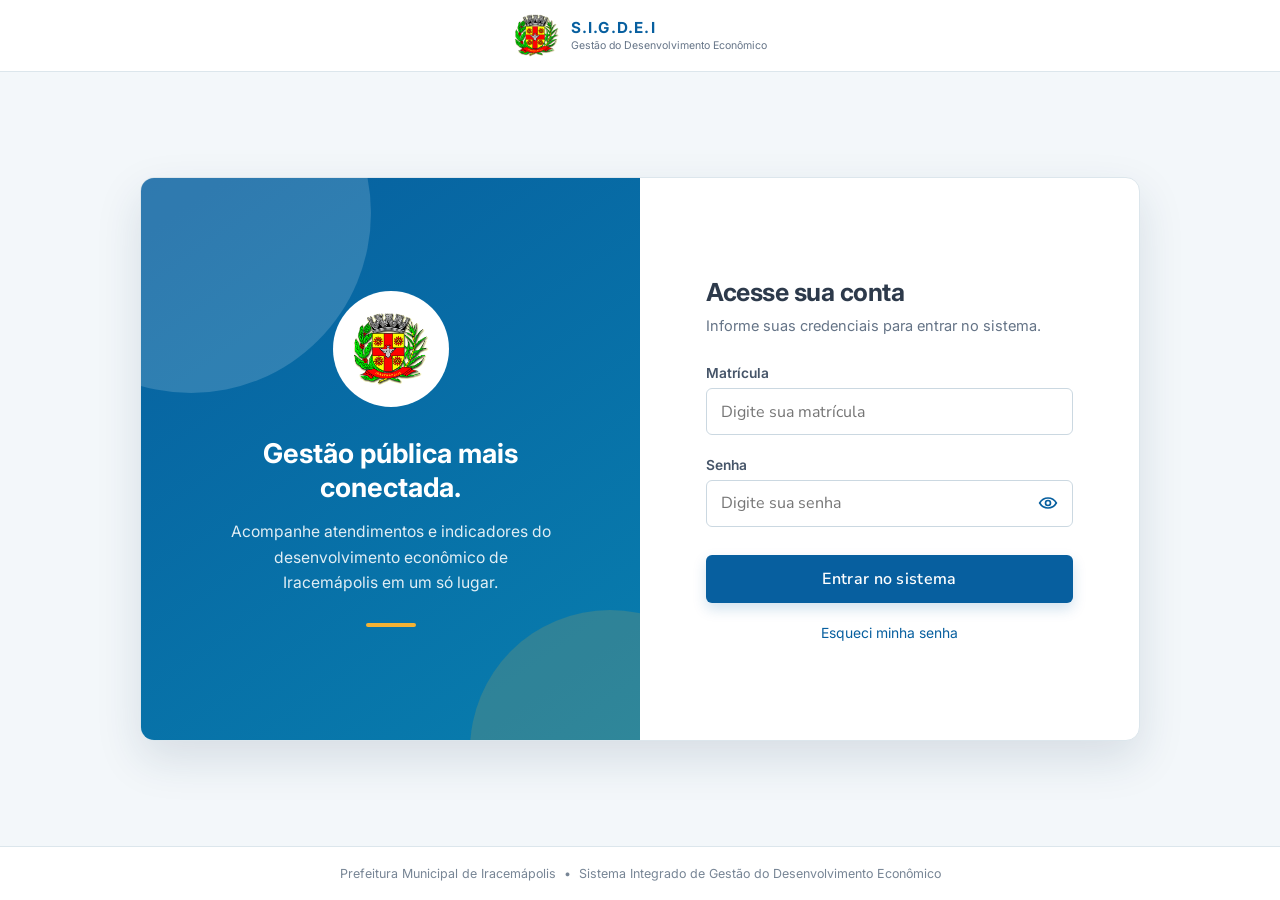
<file: frontend/index.html>
<!DOCTYPE html>
<html lang="pt-BR">
<head>
  <meta charset="UTF-8">
  <meta name="viewport" content="width=device-width, initial-scale=1.0">
  <title>Login | SIGDEI</title>
  <link rel="stylesheet" href="assets/css/style.css">
  <style>
    :root{--blue:#075f9f;--blue-dark:#064a7d;--gold:#f4b233;--ink:#26364a;--muted:#657487}
    body.login-page{min-height:100vh;display:block;color:var(--ink);background:#f3f7fa;background-image:none}
    .login-topbar{height:72px;display:flex;align-items:center;justify-content:center;padding:0 34px;background:#fff;border-bottom:1px solid #dce6ec}
    .brand{display:flex;align-items:center;gap:12px;text-decoration:none;color:var(--ink)} .brand img{width:45px;height:45px;object-fit:contain}.brand-copy{display:flex;flex-direction:column;line-height:1.1}.brand-copy strong{font-size:.95rem;letter-spacing:.08em;color:var(--blue)}.brand-copy span{margin-top:3px;color:var(--muted);font-size:.66rem}
    .login-shell{height:calc(100vh - 126px);min-height:0;display:grid;place-items:center;padding:20px}.login-card{width:min(100%,1000px,calc((100vh - 166px) * 1.77));height:auto;aspect-ratio:1.77;max-height:565px;display:grid;grid-template-columns:1fr 1fr;overflow:hidden;background:#fff;border:1px solid #dce6ec;border-radius:14px;box-shadow:0 18px 45px rgba(22,57,84,.13)}
    .login-showcase{position:relative;display:flex;flex-direction:column;align-items:center;justify-content:center;padding:58px 48px;overflow:hidden;text-align:center;color:#fff;background:linear-gradient(145deg,#075f9f,#087eae)}.login-showcase:before,.login-showcase:after{position:absolute;content:'';border-radius:50%;opacity:.16}.login-showcase:before{width:360px;height:360px;top:-145px;left:-130px;background:#fff}.login-showcase:after{width:280px;height:280px;bottom:-150px;right:-110px;background:var(--gold)}
    .city-mark{position:relative;z-index:1;width:116px;height:116px;display:grid;place-items:center;margin-bottom:30px;border:8px solid rgba(255,255,255,.2);border-radius:50%;background:#fff}.city-mark img{width:77px;height:77px;object-fit:contain}.login-showcase h1{position:relative;z-index:1;max-width:310px;margin:0 0 14px;color:#fff;font-size:1.7rem;line-height:1.25}.login-showcase p{position:relative;z-index:1;max-width:330px;margin:0;color:rgba(255,255,255,.88);font-size:.98rem;line-height:1.65}.showcase-line{position:relative;z-index:1;width:50px;height:4px;margin-top:27px;border-radius:3px;background:var(--gold)}
    .login-form-panel{display:flex;flex-direction:column;justify-content:center;padding:clamp(24px,5vh,56px) 66px}.login-form-panel h2{margin:0;color:#2d3a4b;font-size:1.55rem;letter-spacing:-.02em}.login-intro{margin:9px 0 clamp(18px,3vh,30px);color:var(--muted);font-size:.91rem;line-height:1.5}.login-form-panel .form-group{margin-bottom:clamp(14px,2.4vh,22px)}.login-form-panel .form-label{margin-bottom:7px;color:#465569;font-size:.86rem;font-weight:600}.input-wrap{position:relative}.login-form-panel .form-control{height:47px;padding:0 14px;color:#25364a;background:#fff;border:1px solid #cbd8e1;border-radius:6px;box-shadow:none}.login-form-panel .form-control:focus{border-color:var(--blue);box-shadow:0 0 0 3px rgba(7,95,159,.13)}.password-field{padding-right:50px!important}.password-toggle{position:absolute;top:50%;right:7px;width:36px;height:36px;display:grid;place-items:center;transform:translateY(-50%);border:0;border-radius:5px;color:var(--blue);background:transparent;cursor:pointer}.password-toggle:hover{background:#eef6fb}.password-toggle svg{width:20px;height:20px}.login-form-panel .btn-primary{height:48px;margin-top:6px;border-radius:6px;background:var(--blue);box-shadow:0 6px 14px rgba(7,95,159,.18);letter-spacing:.02em}.login-form-panel .btn-primary:hover{background:var(--blue-dark)}.login-form-panel .btn-primary:disabled{cursor:wait;opacity:.75;transform:none}.auth-link{display:block;width:fit-content;margin:clamp(14px,2.5vh,22px) auto 0;color:var(--blue);font-size:.87rem;text-align:center;text-decoration:none}.auth-link:hover{color:var(--blue-dark);text-decoration:underline}.login-form-panel .alert{margin:0 0 18px}.login-footer{height:54px;display:flex;align-items:center;justify-content:center;padding:12px 20px;color:#778595;font-size:.78rem;text-align:center;background:#fff;border-top:1px solid #dce6ec}
    @media(max-width:760px){body.login-page{overflow:auto}.login-topbar{height:64px}.login-shell{height:auto;min-height:calc(100vh - 118px);padding:22px 16px}.login-card{height:auto;max-height:none;grid-template-columns:1fr;max-width:480px}.login-showcase{min-height:215px;padding:28px 30px}.city-mark{width:64px;height:64px;margin-bottom:14px;border-width:4px}.city-mark img{width:43px;height:43px}.login-showcase h1{margin-bottom:7px;font-size:1.3rem}.login-showcase p{font-size:.82rem}.showcase-line{margin-top:16px}.login-form-panel{padding:36px 28px}}
  </style>
    <script src="assets/js/api.js"></script>
</head>
<body class="login-page">
  <header class="login-topbar"><a class="brand" href="index.html" aria-label="SIGDEI - página inicial"><img src="assets/img/logo_prefeitura.png" alt="Prefeitura de Iracemápolis"><span class="brand-copy"><strong>S.I.G.D.E.I</strong><span>Gestão do Desenvolvimento Econômico</span></span></a></header>
  <main class="login-shell"><section class="login-card" aria-label="Acesso ao SIGDEI"><aside class="login-showcase"><div class="city-mark"><img src="assets/img/logo_prefeitura.png" alt=""></div><h1>Gestão pública mais conectada.</h1><p>Acompanhe atendimentos e indicadores do desenvolvimento econômico de Iracemápolis em um só lugar.</p><span class="showcase-line" aria-hidden="true"></span></aside><section class="login-form-panel"><h2>Acesse sua conta</h2><p class="login-intro">Informe suas credenciais para entrar no sistema.</p><div id="alert-box" class="alert alert-error" style="display:none" role="alert"></div><form id="login-form"><div class="form-group"><label class="form-label" for="matricula">Matrícula</label><div class="input-wrap"><input type="text" id="matricula" name="matricula" class="form-control" required autocomplete="username" placeholder="Digite sua matrícula"></div></div><div class="form-group"><label class="form-label" for="senha">Senha</label><div class="input-wrap"><input type="password" id="senha" name="senha" class="form-control password-field" required autocomplete="current-password" placeholder="Digite sua senha"><button class="password-toggle" type="button" id="password-toggle" aria-label="Mostrar senha" aria-pressed="false"><svg viewBox="0 0 24 24" fill="none" stroke="currentColor" stroke-width="2" aria-hidden="true"><path d="M2 12s3.5-6 10-6 10 6 10 6-3.5 6-10 6S2 12 2 12Z"></path><circle cx="12" cy="12" r="3"></circle></svg></button></div></div><button type="submit" class="btn btn-primary" id="btn-login">Entrar no sistema</button></form><a href="recuperar-senha.html" class="auth-link">Esqueci minha senha</a></section></section></main>
  <footer class="login-footer">Prefeitura Municipal de Iracemápolis &nbsp;•&nbsp; Sistema Integrado de Gestão do Desenvolvimento Econômico</footer>
  <script>
    const API_URL=Sigdei.base;
    const tokenExistente=localStorage.getItem('jwt_token'); const usuarioExistente=JSON.parse(localStorage.getItem('user')||'null');
    if(tokenExistente&&usuarioExistente)window.location.href=usuarioExistente.primeiro_acesso?'primeiro-acesso.html':'dashboard.html';
    const senhaInput=document.getElementById('senha'); const passwordToggle=document.getElementById('password-toggle');
    passwordToggle.addEventListener('click',()=>{const mostrar=senhaInput.type==='password';senhaInput.type=mostrar?'text':'password';passwordToggle.setAttribute('aria-label',mostrar?'Ocultar senha':'Mostrar senha');passwordToggle.setAttribute('aria-pressed',String(mostrar));});
    document.getElementById('login-form').addEventListener('submit',async event=>{event.preventDefault();const matricula=document.getElementById('matricula').value.trim();const senha=senhaInput.value;const alertBox=document.getElementById('alert-box');const btnLogin=document.getElementById('btn-login');alertBox.style.display='none';btnLogin.disabled=true;btnLogin.textContent='Entrando...';try{const response=await fetch(`${API_URL}/login/`,{method:'POST',headers:{'Content-Type':'application/json'},body:JSON.stringify({matricula,senha})});const data=await response.json();if(!response.ok){alertBox.textContent=data.error||'Matrícula ou senha inválida.';alertBox.style.display='block';return;}localStorage.clear();localStorage.setItem('jwt_token',data.access);if(data.refresh)localStorage.setItem('refresh_token',data.refresh);localStorage.setItem('user',JSON.stringify(data.user));window.location.href=data.user.primeiro_acesso?'primeiro-acesso.html':'dashboard.html';}catch(error){console.error(error);alertBox.textContent='Erro ao conectar com o servidor. Verifique se o Django está rodando.';alertBox.style.display='block';}finally{btnLogin.disabled=false;btnLogin.textContent='Entrar no sistema';}});
  </script>
</body>
</html>
</file>
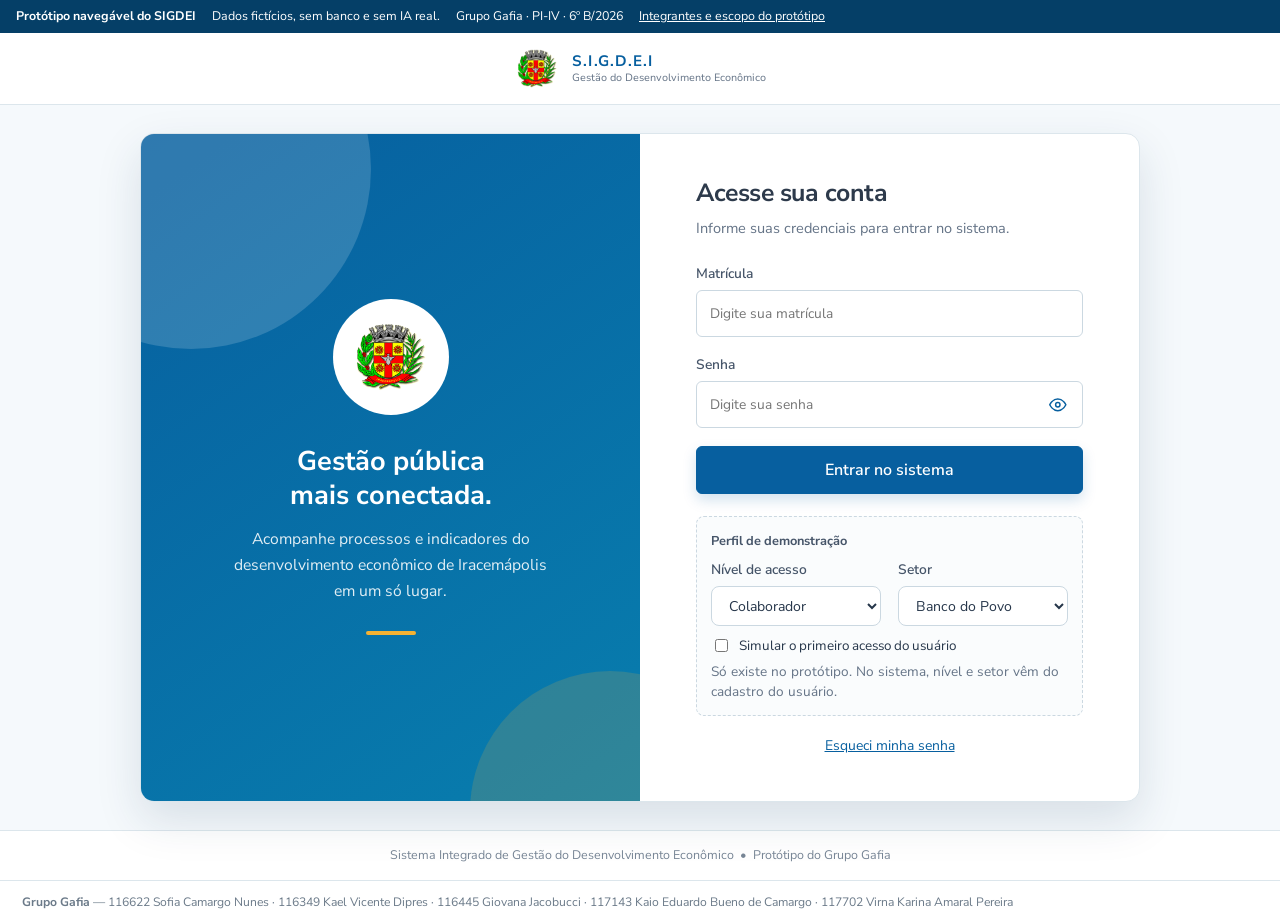
<file: docs/docs/prototipo/index.html>
<!doctype html><html><head><meta charset=utf8><meta name=viewport content="width=device-width,initial-scale=1"><style>:root{color-scheme:light}body{margin:0;padding:0;font:14px -apple-system,BlinkMacSystemFont,sans-serif;background:#fff;color:#000}img{max-width:100%}[hidden]:not([hidden=until-found i]){display:none!important}</style></head><body>
<!DOCTYPE html>
<html lang="pt-BR">
<head>
<meta charset="utf-8">
<meta name="viewport" content="width=device-width, initial-scale=1">
<title>Protótipo SIGDEI</title>
<link rel="preconnect" href="https://fonts.googleapis.com">
<link rel="preconnect" href="https://fonts.gstatic.com" crossorigin>
<link href="https://fonts.googleapis.com/css2?family=Inter:wght@400;500;600;700&family=Nunito+Sans:wght@400;500;600;700&display=swap" rel="stylesheet">
<style>
/* Segue o frontend do projeto (setor-publico-2.0): azul institucional #075f9f, menu lateral #003f66 com detalhe amarelo, barra superior branca, cards brancos, Inter e Nunito Sans. Tema único, claro. */
:root{
  color-scheme:light;
  --primary:#075f9f; --primary-hover:#064a7d; --gold:#f4b233;
  --side:#003f66; --side-active:#07547f; --side-text:#c6d8e4;
  --bg:#f5f9fc; --surface:#ffffff; --ink:#26364a; --ink-strong:#17324a; --muted:#657487; --label:#465569;
  --line:#dce6ec; --line-soft:#e1eaf0; --field:#cbd8e1; --soft:#eef6fb; --soft-line:#c9e2f0; --th:#f3f7fa;
  --green:#10b981; --green-ink:#047857; --yellow:#f4b233; --red:#ef4444; --gray:#afa7a7;
  --c1:#10b981; --c2:#3b82f6; --c3:#f59e0b; --c4:#8b5cf6; --c5:#ec4899; --c6:#14b8a6; --c7:#64748b; --c8:#afa7a7;
  --sans:'Nunito Sans','Inter',system-ui,-apple-system,'Segoe UI',Roboto,Arial,sans-serif;
  --inter:'Inter',system-ui,sans-serif;
}
*{box-sizing:border-box}
html,body{margin:0;min-height:100%}
body{background:var(--bg);color:var(--ink);font:15px/1.5 var(--sans);-webkit-text-size-adjust:100%}
h1,h2,h3,h4{margin:0;font-weight:700;text-wrap:balance;line-height:1.25;color:var(--ink-strong)}
h2{font-size:1.15rem} h3{font-size:1.05rem}
p{margin:0}
a{color:var(--primary)}
button,input,select,textarea{font:inherit;color:inherit}
:focus-visible{outline:3px solid rgba(7,95,159,.45);outline-offset:2px}
svg.ic{width:1em;height:1em;stroke:currentColor;fill:none;stroke-width:2;stroke-linecap:round;stroke-linejoin:round;flex:none;vertical-align:-.125em}
.mono{font-family:var(--inter);font-variant-numeric:tabular-nums;letter-spacing:.02em}
.muted{color:var(--muted)} .small{font-size:.85rem}
.sr{position:absolute;width:1px;height:1px;overflow:hidden;clip:rect(0 0 0 0)}

.proto{display:flex;flex-wrap:wrap;gap:2px 16px;align-items:center;padding:7px 16px;background:#053f67;color:#fff;font-size:.78rem}
.proto a{color:#fff}

.app{display:flex;min-height:calc(100vh - 78px)}
.sidebar{width:200px;flex:none;padding:1rem .65rem;background:var(--side);display:flex;flex-direction:column;transition:width .22s ease,padding .22s ease}
.sidebar-logo{min-height:52px;display:flex;align-items:center;gap:10px;padding:0 .45rem;margin-bottom:.8rem;color:#fff;font-size:.95rem;font-weight:700;letter-spacing:.06em}
.mark{width:34px;height:34px;border-radius:8px;background:#fff;color:var(--primary);display:grid;place-items:center;flex:none;font-size:1.1rem}
.nav-menu{list-style:none;margin:0;padding:0;display:flex;flex-direction:column;gap:.18rem}
.nav-link{display:flex;align-items:center;gap:.85rem;min-height:37px;padding:.58rem .7rem;border-radius:5px;color:var(--side-text);text-decoration:none;font-size:.82rem;font-weight:400}
.nav-link .ic{width:15px;height:15px}
.nav-link:hover,.nav-link.active{color:#fff;background:var(--side-active)}
.nav-link.active{box-shadow:inset 3px 0 0 var(--gold);font-weight:600}
.app.collapsed .sidebar{width:64px;padding-left:.42rem;padding-right:.42rem}
.app.collapsed .sidebar-logo{justify-content:center;padding:0}
.app.collapsed .brand-label,.app.collapsed .nav-label{display:none}
.app.collapsed .nav-link{justify-content:center;gap:0;padding-left:.45rem;padding-right:.45rem}
.app.collapsed .nav-link .ic{width:17px;height:17px}
.workspace{flex:1;min-width:0;display:flex;flex-direction:column;background:var(--bg)}
.topbar{min-height:64px;display:flex;align-items:center;justify-content:space-between;gap:1.5rem;padding:.65rem 1.35rem;background:#fff;border-bottom:1px solid var(--line);box-shadow:0 1px 4px rgba(24,52,75,.08)}
.title-group{display:flex;align-items:center;gap:.9rem;min-width:0}
.toggle{width:32px;height:32px;display:inline-grid;place-items:center;flex:none;border:1px solid var(--line);border-radius:6px;color:var(--label);background:#fff;cursor:pointer}
.toggle:hover{color:#07547f;background:var(--soft);border-color:#bcd9e9}
.eyebrow{display:block;color:#6d8494;font-size:.66rem;font-weight:500}
.topbar h1{font-size:1.05rem;color:var(--ink-strong)}
.account{display:flex;align-items:center;gap:.65rem;flex:none}
.uinfo{display:flex;flex-direction:column;text-align:right;line-height:1.25}
.uinfo strong{font-size:.79rem;color:var(--ink)} .uinfo span{font-size:.68rem;color:var(--muted)}
.avatar{width:36px;height:36px;display:grid;place-items:center;border-radius:50%;background:var(--side-active);color:#fff;font-weight:700;font-size:.86rem}
.logout{display:inline-flex;align-items:center;gap:.45rem;padding:.5rem .75rem;border:1px solid var(--line);border-radius:7px;color:var(--primary-hover);background:#fff;font-size:.875rem;font-weight:600;cursor:pointer;text-decoration:none}
.logout:hover{color:#fff;background:var(--primary-hover);border-color:var(--primary-hover)}
.content{padding:1.25rem 1.25rem 2rem;min-width:0}

.card{background:var(--surface);border:1px solid var(--line-soft);border-radius:8px;box-shadow:0 2px 7px rgba(24,52,75,.07);padding:1.5rem;min-width:0;margin-bottom:1.25rem}
.card>h3,.card>h2{margin-bottom:1rem;display:flex;align-items:center;gap:.5rem}
.card>h3 .ic,.card>h2 .ic{color:var(--ink-strong)}
.grid{display:grid;gap:1.25rem;margin-bottom:1.25rem}
.g4{grid-template-columns:repeat(auto-fit,minmax(210px,1fr))}
.g2{grid-template-columns:repeat(auto-fit,minmax(min(100%,380px),1fr))}
.grid .card{margin-bottom:0}
.btn{display:inline-flex;align-items:center;justify-content:center;gap:.4rem;padding:.6rem 1.1rem;border-radius:8px;border:1px solid var(--soft-line);background:var(--soft);color:var(--primary);cursor:pointer;font-weight:600;font-size:.9rem;min-height:40px;text-decoration:none}
.btn:hover{background:#e1eff8}
.btn.pri{background:var(--primary);color:#fff;border-color:var(--primary)}
.btn.pri:hover{background:var(--primary-hover);border-color:var(--primary-hover)}
.btn.sm{padding:.35rem .75rem;min-height:32px;font-size:.82rem}
.btn.danger{background:#fff;color:#b91c1c;border-color:rgba(239,68,68,.5)}
.row{display:flex;flex-wrap:wrap;gap:.6rem .9rem;align-items:center}
.sp{flex:1}
label.f{display:flex;flex-direction:column;gap:.35rem;font-weight:600;font-size:.85rem;color:var(--label)}
label.f .hint{font-weight:400;color:var(--muted);font-size:.76rem}
input[type=text],input[type=password],input[type=date],input[type=number],select{width:100%;padding:.6rem .8rem;border:1px solid var(--field);border-radius:8px;background:#fff;color:var(--ink);min-height:42px;font-weight:400}
input:focus,select:focus{outline:none;border-color:var(--primary);box-shadow:0 0 0 3px rgba(7,95,159,.13)}
input[readonly],input:disabled,select:disabled{background:#f1f5f8;color:var(--muted);cursor:not-allowed}
.fgrid{display:grid;gap:1rem 1.1rem;grid-template-columns:repeat(auto-fit,minmax(240px,1fr))}
.fgrid .wide,.wide{grid-column:1/-1}
.err{color:#b91c1c;font-size:.78rem;font-weight:600}
.invalid input,.invalid select{border-color:var(--red)}
fieldset{border:1px solid var(--line-soft);border-radius:8px;padding:1rem 1.2rem 1.25rem;margin:0 0 1.25rem;min-width:0;background:#fff;box-shadow:0 2px 7px rgba(24,52,75,.07)}
legend{font-weight:700;color:var(--ink-strong);padding:0 .5rem}
.notice{border-left:4px solid var(--primary);background:var(--soft);padding:.65rem .85rem;border-radius:0 8px 8px 0;font-size:.88rem}
.notice.warn{border-color:var(--yellow);background:#fdf3dc}
.notice.bad{border-color:var(--red);background:#fde8e8}
.notice.ok{border-color:var(--green);background:#e0f6ee}
.scroll{overflow-x:auto}
table{width:100%;border-collapse:collapse;font-size:.9rem}
th,td{text-align:left;padding:.75rem;border-bottom:1px solid var(--line);vertical-align:top;color:var(--ink)}
th{background:var(--th);color:var(--label);font-weight:600;font-size:.8rem;letter-spacing:.02em}
tr:hover td{background:#fafcfd}
.tag{display:inline-block;padding:.2rem .7rem;border-radius:99px;font-size:.74rem;font-weight:700;background:var(--soft);color:var(--primary);white-space:nowrap}
.tag.ok{background:rgba(16,185,129,.16);color:var(--green-ink)}
.tag.warn{background:rgba(245,158,11,.2);color:#92580a}
.tag.gray{background:rgba(125,127,129,.2);color:#5c5a5a}
.chips{display:flex;flex-wrap:wrap;gap:.5rem}
.chip{border:1px solid var(--soft-line);background:var(--soft);color:var(--primary);border-radius:99px;padding:.35rem .9rem;cursor:pointer;font-size:.85rem;font-weight:600;text-align:left}
.chip:hover{background:#e1eff8}
.tabs{display:flex;flex-wrap:wrap;gap:.75rem;margin-bottom:1.25rem;padding-bottom:.9rem;border-bottom:1px solid var(--line)}
.tab-btn{display:inline-flex;align-items:center;gap:.45rem;background:none;border:0;color:var(--muted);font-weight:600;font-size:1rem;padding:.5rem 1rem;border-radius:8px;cursor:pointer}
.tab-btn:hover{color:var(--primary-hover);background:var(--soft)}
.tab-btn.active{color:#fff;background:var(--primary)}
.tab-btn.exp{margin-left:auto;color:var(--red);border:1px solid rgba(239,68,68,.5);background:#fff}
.tab-btn.exp:hover{background:var(--red);color:#fff}
.foot{border-top:1px solid var(--line);padding:.8rem 1.35rem;font-size:.76rem;color:#6b7a89;background:#fff}
.toast{position:fixed;left:50%;bottom:20px;transform:translateX(-50%);background:var(--ink-strong);color:#fff;padding:.7rem 1rem;border-radius:8px;max-width:min(92vw,520px);z-index:60;box-shadow:0 6px 24px rgba(0,0,0,.25)}
.page-intro{color:var(--muted);margin-bottom:1.25rem;max-width:70ch}

.modal-overlay{position:fixed;inset:0;background:rgba(0,0,0,.6);display:flex;justify-content:center;align-items:center;z-index:50;padding:16px}
.modal-box{background:#fff;color:var(--ink);width:100%;max-width:760px;max-height:90vh;border-radius:12px;display:flex;flex-direction:column;overflow:hidden;box-shadow:0 10px 25px rgba(0,0,0,.5)}
.modal-head{padding:1.1rem 1.5rem;border-bottom:1px solid var(--line);display:flex;justify-content:space-between;align-items:center;background:var(--soft)}
.modal-head h3{color:var(--primary-hover);display:flex;gap:.5rem;align-items:center}
.modal-body{padding:1.5rem;overflow-y:auto}
.close-btn{background:none;border:0;font-size:1.4rem;cursor:pointer;color:var(--muted);line-height:1}
.close-btn:hover{color:var(--red)}

.login-top{height:72px;display:flex;align-items:center;justify-content:center;padding:0 34px;background:#fff;border-bottom:1px solid var(--line)}
.brand{display:flex;align-items:center;gap:12px}
.brand .mark{width:42px;height:42px;background:var(--soft);font-size:1.3rem}
.brand-copy{display:flex;flex-direction:column;line-height:1.1}
.brand-copy strong{font-size:.95rem;letter-spacing:.08em;color:var(--primary)}
.brand-copy span{margin-top:3px;color:var(--muted);font-size:.66rem}
.login-shell{display:grid;place-items:center;padding:28px 16px}
.login-card{width:min(100%,1000px);display:grid;grid-template-columns:1fr 1fr;overflow:hidden;background:#fff;border:1px solid var(--line);border-radius:14px;box-shadow:0 18px 45px rgba(22,57,84,.13)}
.showcase{position:relative;display:flex;flex-direction:column;align-items:center;justify-content:center;padding:58px 48px;overflow:hidden;text-align:center;color:#fff;background:linear-gradient(145deg,#075f9f,#087eae)}
.showcase:before,.showcase:after{position:absolute;content:'';border-radius:50%;opacity:.16}
.showcase:before{width:360px;height:360px;top:-145px;left:-130px;background:#fff}
.showcase:after{width:280px;height:280px;bottom:-150px;right:-110px;background:var(--gold)}
.city-mark{position:relative;z-index:1;width:116px;height:116px;display:grid;place-items:center;margin-bottom:30px;border:8px solid rgba(255,255,255,.2);border-radius:50%;background:#fff;color:var(--primary);font-size:2.6rem}
.showcase h1{position:relative;z-index:1;max-width:310px;margin:0 0 14px;color:#fff;font-size:1.7rem}
.showcase p{position:relative;z-index:1;max-width:330px;color:rgba(255,255,255,.88);font-size:.98rem;line-height:1.65}
.showcase .line{position:relative;z-index:1;width:50px;height:4px;margin-top:27px;border-radius:3px;background:var(--gold)}
.form-panel{display:flex;flex-direction:column;justify-content:center;padding:44px 56px}
.form-panel h2{font-size:1.55rem;color:#2d3a4b;letter-spacing:-.02em}
.intro{margin:9px 0 24px;color:var(--muted);font-size:.91rem}
.form-panel label.f{margin-bottom:18px;font-size:.86rem}
.form-panel input[type=text],.form-panel input[type=password]{height:47px;border-radius:6px}
.form-panel .btn.pri{height:48px;border-radius:6px;box-shadow:0 6px 14px rgba(7,95,159,.18);width:100%;font-size:1rem}
.input-wrap{position:relative;display:block}
.pw-toggle{position:absolute;top:50%;right:7px;width:36px;height:36px;display:grid;place-items:center;transform:translateY(-50%);border:0;border-radius:5px;color:var(--primary);background:transparent;cursor:pointer;font-size:1.1rem}
.pw-toggle:hover{background:var(--soft)}
.auth-link{display:block;width:fit-content;margin:20px auto 0;color:var(--primary);font-size:.87rem}
.demo{margin-top:22px;padding:12px 14px;border:1px dashed var(--field);border-radius:8px;background:#fafcfd}
.demo b{font-size:.8rem;color:var(--label)}
.demo .fgrid{grid-template-columns:1fr 1fr;margin-top:8px}
.demo label.f{margin:0}
.demo select{height:40px;min-height:40px;font-size:.88rem}
.login-foot{height:50px;display:flex;align-items:center;justify-content:center;padding:10px 20px;color:#778595;font-size:.78rem;text-align:center;background:#fff;border-top:1px solid var(--line)}

.auth-wrap{display:flex;justify-content:center;padding:32px 16px}
.auth-card{width:100%;max-width:420px;padding:2.5rem;background:var(--primary);color:#fff;border-radius:16px;box-shadow:0 10px 15px -3px rgba(0,0,0,.1),0 4px 6px -2px rgba(0,0,0,.05);height:fit-content}
.auth-card .mark{margin:0 auto 1.25rem;width:64px;height:64px;font-size:1.8rem;border-radius:50%}
.auth-card h1{color:#fff;font-size:1.5rem;text-align:center;margin-bottom:.5rem}
.auth-card .lead{color:#dbeaf4;text-align:center;margin-bottom:1.5rem;font-size:.875rem}
.auth-card label.f{color:#fff;font-weight:500;margin-bottom:1.1rem}
.auth-card input{background:rgba(15,23,42,.6);border-color:rgba(255,255,255,.18);color:#fff}
.auth-card input::placeholder{color:#a9c4d6}
.auth-card .btn.pri{width:100%;background:var(--primary-hover);border-color:rgba(255,255,255,.25);height:46px}
.auth-card .btn.pri:hover{background:#053f67}
.auth-card .box{padding:1rem;border-radius:8px;margin-bottom:1.25rem;background:rgba(255,255,255,.07);font-size:.85rem;color:#dbeaf4}
.auth-card .box strong{color:#fff}
.auth-card .err{color:#fca5a5}
.auth-card a{color:#dbeaf4;display:block;text-align:center;margin-top:1.25rem;font-size:.9rem}
.rules{list-style:none;padding:0;margin:-.4rem 0 1.1rem;display:grid;gap:2px;font-size:.78rem;color:#dbeaf4}
.rules li::before{content:"○ "} .rules li.ok{color:#86efac} .rules li.ok::before{content:"● "}
.steps{display:flex;gap:6px;margin-bottom:1.1rem}
.steps span{flex:1;height:4px;border-radius:2px;background:rgba(255,255,255,.25)} .steps span.on{background:var(--gold)}
.alert{padding:.8rem 1rem;border-radius:8px;font-size:.85rem;margin-bottom:1rem;background:#fde8e8;color:#b91c1c;border:1px solid rgba(239,68,68,.35)}

.stat{display:flex;flex-direction:column;gap:.3rem}
.stat .l{color:var(--ink-strong);font-size:.875rem;font-weight:600;line-height:1.3}
.stat .v{font-size:2rem;font-weight:700;color:#11024a;line-height:1.1;font-family:var(--inter);font-variant-numeric:tabular-nums}
.stat .s{font-size:.75rem;color:var(--muted)}
.ind{display:flex;flex-direction:column}
.ind-head{flex-wrap:wrap;display:flex;gap:.6rem;align-items:flex-start;justify-content:space-between;margin-bottom:.4rem}
.ind-head .id,.id{font-size:.72rem;color:var(--muted);font-weight:600;letter-spacing:.04em}
.ind-title{font-size:1.02rem;font-weight:600;line-height:1.3;color:var(--ink)}
.ind-val{font-size:2.3rem;font-weight:700;color:var(--green-ink);margin:.5rem 0 .2rem;display:flex;align-items:baseline;gap:6px;font-family:var(--inter);font-variant-numeric:tabular-nums}
.ind-val small{font-size:.85rem;font-weight:500;color:var(--muted);font-family:var(--sans)}
.meta{font-size:.82rem;color:var(--muted)}
.chart{margin-top:.6rem;flex:1}
.chart svg{width:100%;height:auto;display:block}
.chart text{fill:var(--label);font-size:10px;font-family:var(--inter)}
.chart .val{fill:var(--ink-strong);font-weight:600}
.chart .gl{stroke:#e8eef2;stroke-width:1}
.hbar{display:grid;grid-template-columns:minmax(90px,38%) 1fr auto;gap:.45rem .6rem;align-items:center;font-size:.82rem}
.hbar .track{height:14px;background:#eef3f6;border-radius:3px;overflow:hidden}
.hbar .fill{display:block;height:100%}
.donutwrap{display:flex;flex-wrap:wrap;gap:12px;align-items:center}
.donutwrap svg{width:130px;height:130px;flex:none}
.legend{display:grid;gap:3px;font-size:.82rem;flex:1;min-width:140px}
.legend i{display:inline-block;width:10px;height:10px;border-radius:2px;margin-right:6px}
.ind-foot{display:flex;gap:.5rem;margin-top:1rem;flex-wrap:wrap;align-items:center}
.funnel{display:grid;gap:8px;margin-top:.75rem}
.funnel .bar{background:var(--primary);color:#fff;padding:.5rem .7rem;border-radius:6px;font-weight:600;font-size:.88rem;min-width:fit-content}
.trail{display:flex;flex-wrap:wrap;gap:4px;align-items:center}
.trail .arr{color:var(--muted)}
.chat{display:flex;flex-direction:column;gap:.75rem;min-height:200px}
.msg{max-width:78ch;padding:.7rem .9rem;border-radius:10px;border:1px solid var(--line);background:#f8fbfd}
.msg.me{align-self:flex-end;background:var(--primary);color:#fff;border-color:var(--primary)}
.msg .src{margin-top:.5rem;padding-top:.4rem;border-top:1px dashed var(--field);font-size:.76rem;color:var(--muted)}
.welcome h3{font-size:1.5rem;margin-bottom:.4rem}
.welcome p{color:var(--muted)}

@media (max-width:900px){.login-card{grid-template-columns:1fr}.showcase{padding:30px;min-height:200px}.city-mark{width:70px;height:70px;font-size:1.6rem;margin-bottom:12px;border-width:4px}.showcase h1{font-size:1.3rem}.form-panel{padding:32px 26px}}
@media (max-width:800px){
  .sidebar{width:64px;padding:1rem .42rem}
  .sidebar-logo{justify-content:center;padding:0}
  .brand-label,.nav-label{display:none}
  .nav-link{justify-content:center;gap:0;padding-left:.45rem;padding-right:.45rem}
  .nav-link .ic{width:17px;height:17px}
  .toggle{display:none}
  .uinfo{display:none} .logout span{display:none} .logout{padding:.5rem}
  .content{padding:1rem .85rem 1.5rem}
  .demo .fgrid{grid-template-columns:1fr}
  .tab-btn.exp{margin-left:0}
}
@media (prefers-reduced-motion:reduce){*{transition:none!important;animation:none!important}}
.lg-img{width:88%;height:88%;object-fit:contain;display:block}
.mark{overflow:hidden}
.brand .mark{width:46px;height:46px;background:transparent}
.city-mark{padding:10px}
</style>
</head>
<body>
<div class="proto" role="note">
  <b>Protótipo navegável do SIGDEI</b>
  <span>Dados fictícios, sem banco e sem IA real.</span>
  <span>Grupo Gafia · PI-IV · 6º B/2026</span>
  <a href="#sobre">Integrantes e escopo do protótipo</a>
</div>
<div id="app"></div>
<footer class="foot">
  <b>Grupo Gafia</b> — 116622 Sofia Camargo Nunes · 116349 Kael Vicente Dipres · 116445 Giovana Jacobucci · 117143 Kaio Eduardo Bueno de Camargo · 117702 Virna Karina Amaral Pereira
</footer>
<div id="modal-root"></div>
<div id="toast" class="toast" role="status" aria-live="polite" hidden></div>

<script>
'use strict';
const ICONS = {
 chart:'<path d="M21.21 15.89A10 10 0 1 1 8 2.83"/><path d="M22 12A10 10 0 0 0 12 2v10z"/>',
 edit:'<path d="M12 20h9"/><path d="M16.5 3.5a2.12 2.12 0 0 1 3 3L7 19l-4 1 1-4Z"/>',
 bars:'<line x1="12" y1="20" x2="12" y2="10"/><line x1="18" y1="20" x2="18" y2="4"/><line x1="6" y1="20" x2="6" y2="16"/>',
 net:'<circle cx="18" cy="5" r="3"/><circle cx="6" cy="12" r="3"/><circle cx="18" cy="19" r="3"/><line x1="8.59" y1="13.51" x2="15.42" y2="17.49"/><line x1="15.41" y1="6.51" x2="8.59" y2="10.49"/>',
 chat:'<path d="M21 15a2 2 0 0 1-2 2H7l-4 4V5a2 2 0 0 1 2-2h14a2 2 0 0 1 2 2z"/>',
 users:'<path d="M17 21v-2a4 4 0 0 0-4-4H5a4 4 0 0 0-4 4v2"/><circle cx="9" cy="7" r="4"/><path d="M23 21v-2a4 4 0 0 0-3-3.87"/><path d="M16 3.13a4 4 0 0 1 0 7.75"/>',
 shield:'<path d="M12 22s8-4 8-10V5l-8-3-8 3v7c0 6 8 10 8 10z"/>',
 gear:'<circle cx="12" cy="12" r="3"/><path d="M19.4 15a1.65 1.65 0 0 0 .33 1.82l.06.06a2 2 0 1 1-2.83 2.83l-.06-.06a1.65 1.65 0 0 0-1.82-.33 1.65 1.65 0 0 0-1 1.51V21a2 2 0 1 1-4 0v-.09A1.65 1.65 0 0 0 9 19.4a1.65 1.65 0 0 0-1.82.33l-.06.06a2 2 0 1 1-2.83-2.83l.06-.06A1.65 1.65 0 0 0 4.68 15a1.65 1.65 0 0 0-1.51-1H3a2 2 0 1 1 0-4h.09A1.65 1.65 0 0 0 4.6 9a1.65 1.65 0 0 0-.33-1.82l-.06-.06a2 2 0 1 1 2.83-2.83l.06.06A1.65 1.65 0 0 0 9 4.68a1.65 1.65 0 0 0 1-1.51V3a2 2 0 1 1 4 0v.09a1.65 1.65 0 0 0 1 1.51 1.65 1.65 0 0 0 1.82-.33l.06-.06a2 2 0 1 1 2.83 2.83l-.06.06A1.65 1.65 0 0 0 19.4 9a1.65 1.65 0 0 0 1.51 1H21a2 2 0 1 1 0 4h-.09a1.65 1.65 0 0 0-1.51 1z"/>',
 info:'<circle cx="12" cy="12" r="10"/><line x1="12" y1="16" x2="12" y2="12"/><line x1="12" y1="8" x2="12.01" y2="8"/>',
 menu:'<line x1="3" y1="12" x2="21" y2="12"/><line x1="3" y1="6" x2="21" y2="6"/><line x1="3" y1="18" x2="21" y2="18"/>',
 out:'<path d="M9 21H5a2 2 0 0 1-2-2V5a2 2 0 0 1 2-2h4"/><polyline points="16 17 21 12 16 7"/><line x1="21" y1="12" x2="9" y2="12"/>',
 filter:'<polygon points="22 3 2 3 10 12.46 10 19 14 21 14 12.46 22 3"/>',
 search:'<circle cx="11" cy="11" r="8"/><line x1="21" y1="21" x2="16.65" y2="16.65"/>',
 userplus:'<path d="M16 21v-2a4 4 0 0 0-4-4H5a4 4 0 0 0-4 4v2"/><circle cx="8.5" cy="7" r="4"/><line x1="20" y1="8" x2="20" y2="14"/><line x1="23" y1="11" x2="17" y2="11"/>',
 pdf:'<path d="M14 2H6a2 2 0 0 0-2 2v16a2 2 0 0 0 2 2h12a2 2 0 0 0 2-2V8z"/><polyline points="14 2 14 8 20 8"/><line x1="16" y1="13" x2="8" y2="13"/><line x1="16" y1="17" x2="8" y2="17"/>',
 eye:'<path d="M1 12s4-8 11-8 11 8 11 8-4 8-11 8-11-8-11-8z"/><circle cx="12" cy="12" r="3"/>',
 grid:'<rect x="3" y="3" width="7" height="7"/><rect x="14" y="3" width="7" height="7"/><rect x="14" y="14" width="7" height="7"/><rect x="3" y="14" width="7" height="7"/>',
 list:'<line x1="8" y1="6" x2="21" y2="6"/><line x1="8" y1="12" x2="21" y2="12"/><line x1="8" y1="18" x2="21" y2="18"/><line x1="3" y1="6" x2="3.01" y2="6"/><line x1="3" y1="12" x2="3.01" y2="12"/><line x1="3" y1="18" x2="3.01" y2="18"/>',
 lock:'<rect x="3" y="11" width="18" height="11" rx="2"/><path d="M7 11V7a5 5 0 0 1 10 0v4"/>',
 id:'<rect x="2" y="5" width="20" height="14" rx="2"/><circle cx="8" cy="12" r="2"/><line x1="13" y1="10" x2="18" y2="10"/><line x1="13" y1="14" x2="18" y2="14"/>',
 save:'<path d="M19 21H5a2 2 0 0 1-2-2V5a2 2 0 0 1 2-2h11l5 5v11a2 2 0 0 1-2 2z"/><polyline points="17 21 17 13 7 13 7 21"/><polyline points="7 3 7 8 15 8"/>',
 trend:'<polyline points="23 6 13.5 15.5 8.5 10.5 1 18"/><polyline points="17 6 23 6 23 12"/>'
};
const LOGO='[data-uri]';
const brasao=(c)=>`<img class="${c}" src="${LOGO}" alt="Brasão de Iracemápolis">`;
const ic = n => `<svg class="ic" viewBox="0 0 24 24" aria-hidden="true">${ICONS[n]}</svg>`;

const SETORES = ['Banco do Povo','PAT','PROCON','SEBRAE Aqui'];
const RAMOS = ['Alimentação (restaurante, lanchonete, bar, buffet)','Comércio de alimentos e bebidas','Comércio de roupas e calçados','Comércio varejista em geral','Beleza e estética','Saúde e bem-estar','Educação e cursos','Transporte e entregas','Oficina e manutenção','Construção civil e reformas','Indústria e produção','Tecnologia e informática','Serviços profissionais e administrativos','Agropecuária','Outros'];
const LOCALIDADES = ['Bairro A (exemplo)','Bairro B (exemplo)','Bairro C (exemplo)','Zona rural'];
const DESFECHOS = ['Resolvido','Orientado a procurar outro setor','Pendente','Não elegível'];
const MESES = ['jan','fev','mar','abr','mai','jun','jul','ago','set','out','nov'];
const HOJE = new Date().toISOString().slice(0,10);
const NIVEL = {colab:'Colaborador',gestor:'Gestor',sec:'Administrador'};
const NOME = {colab:'Colaborador de exemplo',gestor:'Gestor de exemplo',sec:'Administrador de exemplo'};

/* CNPJ só com números: 14 dígitos e dois dígitos verificadores (módulo 11) */
function dvCnpj(base){ let soma=0, peso=2; for(let i=base.length-1;i>=0;i--){ soma += (base.charCodeAt(i)-48)*peso; peso = peso===9?2:peso+1; } const r=soma%11; return r<2?0:11-r; }
function normCnpj(s){ return (s||'').replace(/\D/g,''); }
function cnpjValido(s){ const c=normCnpj(s); if(c.length!==14||/^(\d)\1{13}$/.test(c)) return false; const b=c.slice(0,12), d1=dvCnpj(b); return c===b+d1+dvCnpj(b+d1); }

const EMPRESAS = {};
const USUARIOS = [
 {mat:'1001',id:1,nome:'Administrador de exemplo',funcao:'Secretário',setor:'Banco do Povo',nivel:'Administrador'},
 {mat:'2101',id:2,nome:'Gestor de exemplo (Banco do Povo)',funcao:'Gestor',setor:'Banco do Povo',nivel:'Gestor'},
 {mat:'2102',id:3,nome:'Gestor de exemplo (PAT)',funcao:'Gestor',setor:'PAT',nivel:'Gestor'},
 {mat:'2103',id:4,nome:'Gestor de exemplo (PROCON)',funcao:'Gestor',setor:'PROCON',nivel:'Gestor'},
 {mat:'2104',id:5,nome:'Gestor de exemplo (SEBRAE Aqui)',funcao:'Gestor',setor:'SEBRAE Aqui',nivel:'Gestor'},
 {mat:'3101',id:6,nome:'Colaborador de exemplo 1',funcao:'Atendente',setor:'PAT',nivel:'Colaborador'},
 {mat:'3102',id:7,nome:'Colaborador de exemplo 2',funcao:'Atendente',setor:'PAT',nivel:'Colaborador'},
 {mat:'3201',id:8,nome:'Colaborador de exemplo 3',funcao:'Analista',setor:'Banco do Povo',nivel:'Colaborador'},
 {mat:'3301',id:9,nome:'Colaborador de exemplo 4',funcao:'Atendente',setor:'PROCON',nivel:'Colaborador'},
 {mat:'3401',id:10,nome:'Colaborador de exemplo 5',funcao:'Orientador',setor:'SEBRAE Aqui',nivel:'Colaborador'}
];
const ACESSOS = [
 ['15/11/2026 08:02','3101','SUCESSO'],['15/11/2026 08:10','3201','SENHA_INCORRETA'],['15/11/2026 08:11','3201','SUCESSO'],
 ['14/11/2026 17:40','9999','MATRICULA_INEXISTENTE'],['14/11/2026 16:05','3102','SENHA_REDEFINIDA'],['13/11/2026 09:30','3301','USUARIO_INATIVO'],
 ['13/11/2026 09:12','2102','SENHA_ALTERADA'],['13/11/2026 08:00','1001','SUCESSO']
];
const agora = ()=>{ const d=new Date(), p=n=>String(n).padStart(2,'0'); return `${p(d.getDate())}/${p(d.getMonth()+1)}/${d.getFullYear()} ${p(d.getHours())}:${p(d.getMinutes())}`; };

const IND = [
 ['BP-I1','Volume de crédito liberado','n','Banco do Povo','R$ mil',120],
 ['BP-I2','Ticket médio','n','Banco do Povo','R$ mil',14],
 ['BP-I3','Taxa de conversão proposta → liberação','p','Banco do Povo','%',0,['Liberadas','Não liberadas']],
 ['BP-I4','Tempo médio de análise','t','Banco do Povo','dias',9],
 ['BP-I5','Tempo médio protocolo → liberação','t','Banco do Povo','dias',21],
 ['BP-I6','Taxa de indeferimento por motivo','p','Banco do Povo','%',0,['Restrição cadastral','Documentação incompleta','Inviabilidade do plano','Garantia insuficiente','Desistência do proponente']],
 ['BP-I7','Distribuição por finalidade','p','Banco do Povo','%',0,['Capital de giro','Investimento fixo','Misto']],
 ['BP-I8','Ocupações declaradas por R$ 100 mil liberados','n','Banco do Povo','ocupações',7],
 ['BP-I9','Crédito liberado por ramo de atividade','n','Banco do Povo','R$ mil',60,['Comércio de alimentos e bebidas','Beleza e estética','Construção civil e reformas','Indústria e produção','Outros'],'cat'],
 ['PT-I1','Vagas captadas no período','n','PAT','vagas',14],
 ['PT-I2','Vagas preenchidas','n','PAT','vagas',6],
 ['PT-I3','Taxa de aproveitamento','p','PAT','%',0,['Contratados','Não contratados']],
 ['PT-I4','Taxa de preenchimento das vagas','p','PAT','%',0,['Preenchidas','Em aberto']],
 ['PT-I5','Tempo médio para preencher uma vaga','t','PAT','dias',18],
 ['PT-I6','Ranking de ocupações demandadas','n','PAT','vagas',12,['Auxiliar administrativo','Vendedor','Operador de caixa','Ajudante geral','Outras'],'cat'],
 ['PT-I7','Motivos de não contratação','p','PAT','%',0,['Perfil não aderente','Candidato recusou','Vaga cancelada','Empresa não retornou']],
 ['PT-I8','Empresas parceiras ativas','n','PAT','empresas',9],
 ['PT-I9','Perfil salarial das vagas ofertadas','p','PAT','%',0,['Até 1 SM','1–2 SM','2–3 SM','Acima de 3 SM']],
 ['PC-I1','Atendimentos por tipo','n','PROCON','atendimentos',30,['Reclamação (CIP)','Audiência de conciliação','Denúncia','Fiscalização'],'cat'],
 ['PC-I2','Índice de resolutividade','p','PROCON','%',0,['Resolvidas na orientação ou por acordo','Demais encerradas']],
 ['PC-I3','Tempo médio de tramitação','t','PROCON','dias',25],
 ['PC-I4','Valor recuperado ao consumidor','n','PROCON','R$ mil',8],
 ['PC-I5','Reclamações por área do problema','p','PROCON','%',0,['Produtos','Serviços essenciais','Serviços financeiros','E-commerce','Saúde/planos','Educação','Outros']],
 ['PC-I6','Proporção de reclamações contra fornecedor local','p','PROCON','%',0,['Fornecedor do município','Fora do município']],
 ['PC-I7','Índice de reincidência do fornecedor','p','PROCON','%',0,['Com 3 ou mais reclamações','Demais fornecedores']],
 ['PC-I8','Taxa de conversão em audiência','p','PROCON','%',0,['Viraram audiência','Não viraram']],
 ['SB-I1','Atendimentos realizados','n','SEBRAE Aqui','atendimentos',40],
 ['SB-I2','MEIs formalizados no período','n','SEBRAE Aqui','MEIs',7],
 ['SB-I3','Taxa de conversão orientação → formalização','p','SEBRAE Aqui','%',0,['Formalizaram','Não formalizaram']],
 ['SB-I4','Horas de capacitação ofertadas','t','SEBRAE Aqui','min',480],
 ['SB-I5','Participantes capacitados','n','SEBRAE Aqui','participantes',35],
 ['SB-I6','Demanda por tema','p','SEBRAE Aqui','%',0,['Formalização','Plano de negócio','Finanças/fluxo de caixa','Marketing e vendas','Acesso a crédito','Inovação/digitalização','Tributário','Gestão de pessoas']],
 ['SB-I7','Nota média de satisfação','n','SEBRAE Aqui','nota 0–10',8],
 ['SB-I8','Taxa de retorno do empreendedor','p','SEBRAE Aqui','%',0,['Voltaram','Primeira vez']]
].map(a=>({id:a[0],nome:a[1],t:a[2],setor:a[3],u:a[4],base:a[5],cats:a[6]||null,dim:a[7]||'mes'}));
const PADRAO = {'Banco do Povo':['BP-I1','BP-I3','BP-I4','BP-I7'],'PAT':['PT-I1','PT-I3','PT-I5','PT-I6'],'PROCON':['PC-I1','PC-I2','PC-I3','PC-I4'],'SEBRAE Aqui':['SB-I1','SB-I3','SB-I4','SB-I6']};
const TIPO_NOME = {n:'número',t:'tempo',p:'porcentagem'};
const GRAFICO = {n:'Barras',t:'Linha',p:'Donut'};

const S = {
  user:null, collapsed:false, f:{ini:'2026-01-01',fim:HOJE,setor:'todos'}, setorInd:'Banco do Povo', abaInd:'geral',
  tabela:{}, escolhidos:JSON.parse(JSON.stringify(PADRAO)), recentes:[], sessaoAtend:0, form:{}, recup:{passo:1},
  chat:[], vaga:0, cruzGerado:false, filtroUsr:{q:'',setor:''}, salvo:null
};

const $ = (s,r=document)=>r.querySelector(s);
const esc = s=>String(s??'').replace(/[&<>"']/g,c=>({'&':'&amp;','<':'&lt;','>':'&gt;','"':'&quot;',"'":'&#39;'}[c]));
function toast(msg){ const t=$('#toast'); t.textContent=msg; t.hidden=false; clearTimeout(toast.h); toast.h=setTimeout(()=>t.hidden=true,3800); }
function hash(str){ let h=2166136261; for(const ch of str){ h^=ch.charCodeAt(0); h=Math.imul(h,16777619);} return h>>>0; }
function rng(seed){ let a=hash(seed); return ()=>{ a|=0; a=a+0x6D2B79F5|0; let t=Math.imul(a^a>>>15,1|a); t=t+Math.imul(t^t>>>7,61|t)^t; return ((t^t>>>14)>>>0)/4294967296; }; }
const fmt = v=> (Number.isInteger(v)||Math.abs(v)>=100? Math.round(v) : v).toLocaleString('pt-BR',{maximumFractionDigits:1});
const dataBR = iso=> iso? iso.split('-').reverse().join('/') : '';
const senhaOk = s=>s.length>=6&&/[A-Z]/.test(s)&&/[a-z]/.test(s)&&/[0-9]/.test(s)&&/[^A-Za-z0-9]/.test(s);
const REGRAS = [['Mínimo de 6 caracteres',s=>s.length>=6],['1 letra maiúscula',s=>/[A-Z]/.test(s)],['1 letra minúscula',s=>/[a-z]/.test(s)],['1 número',s=>/[0-9]/.test(s)],['1 caractere especial',s=>/[^A-Za-z0-9]/.test(s)]];

function janela(full){
  if(full) return [0,MESES.length-1];
  const m=s=>{ const y=+s.slice(0,4), mo=+s.slice(5,7)-1; return y<2026?0:y>2026?10:Math.min(Math.max(mo,0),10); };
  let a=m(S.f.ini), b=m(S.f.fim); if(b<a) b=a; return [a,b];
}
function dados(ind,full){
  const [a,b]=janela(full);
  const r = rng(ind.id+'|'+(full?'ano':S.f.ini+S.f.fim));
  if(ind.t==='p'){
    const w = ind.cats.map(()=>0.15+r()); const tot=w.reduce((x,y)=>x+y,0);
    let v = w.map(x=>Math.floor(x/tot*100)); let falta=100-v.reduce((x,y)=>x+y,0);
    const ord=w.map((x,i)=>[x/tot*100-v[i],i]).sort((x,y)=>y[0]-x[0]); for(let k=0;k<falta;k++) v[ord[k%ord.length][1]]++;
    return {labels:ind.cats,values:v};
  }
  if(ind.dim==='cat'){
    const esc_=(b-a+1)/11;
    return {labels:ind.cats,values:ind.cats.map((_,i)=>Math.max(1,Math.round(ind.base*esc_*(1.3-i*0.18)*(0.8+0.4*r()))))};
  }
  const labels=MESES.slice(a,b+1);
  return {labels,values:labels.map(()=>{ const x=ind.u==='nota 0–10'?7+r()*2.5:ind.base*(0.65+0.7*r()); return ind.u==='nota 0–10'?Math.round(x*10)/10:Math.round(x); })};
}
function resumo(ind,d){
  if(ind.t==='p') return {v:d.values[0]+'%',rot:d.labels[0]};
  if(ind.dim==='cat') return {v:fmt(d.values[0]),rot:'maior: '+d.labels[0]};
  const n=d.values.length-1; return {v:fmt(d.values[n]),rot:'em '+d.labels[n]+'/2026'};
}

function bonito(max){ const p=Math.pow(10,Math.floor(Math.log10(max||1))); const m=max/p; return (m<=1?1:m<=2?2:m<=5?5:10)*p; }
function chartBarras(d,u,ci){
  const W=360,H=190,L=38,B=26,T=14,R=8, top=bonito(Math.max(...d.values)), n=d.values.length, bw=(W-L-R)/n;
  let s=`<svg viewBox="0 0 ${W} ${H}" role="img" aria-label="Gráfico de barras, ${esc(u)}">`;
  for(let i=0;i<=4;i++){ const y=T+(H-T-B)*(1-i/4); s+=`<line class="gl" x1="${L}" x2="${W-R}" y1="${y}" y2="${y}"/><text x="${L-5}" y="${y+3}" text-anchor="end">${fmt(top*i/4)}</text>`; }
  d.values.forEach((v,i)=>{ const h=(H-T-B)*v/top, x=L+i*bw+bw*0.18, w=bw*0.64, y=H-B-h;
    s+=`<rect x="${x}" y="${y}" width="${w}" height="${h}" rx="3" fill="var(--c${ci})" fill-opacity=".75" stroke="var(--c${ci})" stroke-width="1.5"><title>${esc(d.labels[i])}: ${fmt(v)} ${esc(u)}</title></rect>`;
    if(n<=7) s+=`<text class="val" x="${x+w/2}" y="${y-3}" text-anchor="middle">${fmt(v)}</text>`;
    s+=`<text x="${x+w/2}" y="${H-9}" text-anchor="middle">${esc(d.labels[i])}</text>`; });
  return s+'</svg>';
}
function chartLinha(d,u,ci){
  const W=360,H=190,L=38,B=26,T=16,R=14, max=bonito(Math.max(...d.values)*1.05), n=d.values.length, step=(W-L-R)/Math.max(n-1,1);
  const pts=d.values.map((v,i)=>[n===1?(L+W-R)/2:L+i*step, T+(H-T-B)*(1-v/max)]);
  let s=`<svg viewBox="0 0 ${W} ${H}" role="img" aria-label="Gráfico de linha, ${esc(u)}">`;
  for(let i=0;i<=4;i++){ const y=T+(H-T-B)*(1-i/4); s+=`<line class="gl" x1="${L}" x2="${W-R}" y1="${y}" y2="${y}"/><text x="${L-5}" y="${y+3}" text-anchor="end">${fmt(max*i/4)}</text>`; }
  s+=`<path d="M${pts[0][0]},${H-B} ${pts.map(p=>`L${p[0]},${p[1]}`).join(' ')} L${pts[n-1][0]},${H-B} Z" fill="var(--c${ci})" opacity=".14"/><polyline points="${pts.map(p=>p.join(',')).join(' ')}" fill="none" stroke="var(--c${ci})" stroke-width="2.4" stroke-linejoin="round"/>`;
  pts.forEach((p,i)=>{ s+=`<circle cx="${p[0]}" cy="${p[1]}" r="${i===n-1?4.5:2.6}" fill="var(--c${ci})"><title>${esc(d.labels[i])}: ${fmt(d.values[i])} ${esc(u)}</title></circle><text x="${p[0]}" y="${H-9}" text-anchor="middle">${esc(d.labels[i])}</text>`; });
  const last=pts[n-1]; s+=`<text class="val" x="${Math.min(last[0],W-R)}" y="${last[1]-9}" text-anchor="end">${fmt(d.values[n-1])} ${esc(u)}</text>`;
  return s+'</svg>';
}
function chartDonut(d){
  const R=46,C=2*Math.PI*R; let off=0, s=`<svg viewBox="0 0 120 120" role="img" aria-label="Gráfico donut"><g transform="rotate(-90 60 60)">`;
  d.values.forEach((v,i)=>{ const len=C*v/100; s+=`<circle cx="60" cy="60" r="${R}" fill="none" stroke="var(--c${i%8+1})" stroke-width="18" stroke-dasharray="${len} ${C-len}" stroke-dashoffset="${-off}"><title>${esc(d.labels[i])}: ${v}%</title></circle>`; off+=len; });
  s+=`</g><text x="60" y="58" text-anchor="middle" class="val" style="font-size:17px">${d.values[0]}%</text><text x="60" y="72" text-anchor="middle" style="font-size:8px">${esc(d.labels[0].slice(0,16))}</text></svg>`;
  return `<div class="donutwrap">${s}<div class="legend">${d.labels.map((l,i)=>`<div><i style="background:var(--c${i%8+1})"></i>${esc(l)} <b class="mono">${d.values[i]}%</b></div>`).join('')}</div></div>`;
}
function chartHBar(d,ci){
  const max=Math.max(...d.values);
  return `<div class="hbar">${d.labels.map((l,i)=>`<span>${esc(l)}</span><span class="track"><span class="fill" style="width:${d.values[i]/max*100}%;background:var(--c${ci})"></span></span><b class="mono">${fmt(d.values[i])}</b>`).join('')}</div>`;
}
function graficoDe(ind,d,ci){
  if(ind.t==='p') return chartDonut(d);
  if(ind.t==='t') return chartLinha(d,ind.u,ci);
  if(ind.dim==='cat') return chartHBar(d,ci);
  return chartBarras(d,ind.u,ci);
}
function tabelaDe(ind,d){
  return `<div class="scroll"><table><thead><tr><th>${ind.t==='p'||ind.dim==='cat'?'Categoria':'Mês'}</th><th>Valor (${esc(ind.u)})</th></tr></thead><tbody>${d.labels.map((l,i)=>`<tr><td>${esc(l)}</td><td class="mono">${fmt(d.values[i])}${ind.t==='p'?'%':''}</td></tr>`).join('')}</tbody></table></div>`;
}
function tagTipo(ind){ return `<span class="tag" title="O gráfico é definido pelo tipo de dado (RN10 a RN13)">${TIPO_NOME[ind.t]} · ${GRAFICO[ind.t]}</span>`; }
function cardGrafico(ind,i){
  const d=dados(ind), ci=i%6+1;
  return `<article class="card ind"><div class="ind-head"><div><span class="id mono">${ind.id}</span><div class="ind-title">${esc(ind.nome)}</div></div>${tagTipo(ind)}</div>
  <div class="chart">${S.tabela[ind.id]?tabelaDe(ind,d):graficoDe(ind,d,ci)}</div>
  <div class="ind-foot"><span class="meta">Unidade: ${esc(ind.u)}</span><span class="sp"></span><button class="btn sm" data-tab="${ind.id}">${S.tabela[ind.id]?'Ver gráfico':'Ver tabela'}</button></div></article>`;
}
function cardResumo(ind){
  const d=dados(ind), r=resumo(ind,d);
  return `<article class="card ind"><div class="ind-head"><div><span class="id mono">${ind.id}</span><div class="ind-title">${esc(ind.nome)}</div></div>${tagTipo(ind)}</div>
  <div class="ind-val">${r.v}<small>${ind.t==='p'?'':esc(ind.u)}</small></div><div class="meta">${esc(r.rot)}</div>
  ${S.tabela[ind.id]?'<div class="chart">'+tabelaDe(ind,d)+'</div>':''}
  <div class="ind-foot"><button class="btn sm" data-hist="${ind.id}">${ic('trend')} Histórico do ano</button><button class="btn sm" data-tab="${ind.id}">${S.tabela[ind.id]?'Ocultar tabela':'Ver tabela'}</button></div></article>`;
}

const SETOR_CFG = {
 'Banco do Povo':[
  {id:'BP01',l:'Etapa da operação',t:'select',o:['Consulta/simulação','Proposta protocolada','Em análise','Aprovada','Indeferida','Liberada','Desistência'],req:1},
  {id:'BP02',l:'Valor solicitado (R$)',t:'number',min:0.01,step:'0.01',show:f=>f.BP01&&f.BP01!=='Consulta/simulação',req:1},
  {id:'BP03',l:'Valor aprovado (R$)',t:'number',min:0.01,step:'0.01',show:f=>['Aprovada','Liberada'].includes(f.BP01),req:1,chk:f=>f.BP03&&f.BP02&&+f.BP03>+f.BP02?'O valor aprovado não pode passar do valor solicitado.':''},
  {id:'BP04',l:'Finalidade do crédito',t:'select',o:['Capital de giro','Investimento fixo','Misto'],req:1},
  {id:'BP05',l:'Prazo contratado (meses)',t:'number',min:1,step:'1',show:f=>f.BP01==='Liberada',req:1},
  {id:'BP06',l:'Data do protocolo',t:'date',req:1},
  {id:'BP07',l:'Data da decisão',t:'date',show:f=>['Aprovada','Indeferida'].includes(f.BP01),req:1,chk:f=>f.BP07&&f.BP06&&f.BP07<f.BP06?'A decisão não pode ser antes do protocolo.':''},
  {id:'BP08',l:'Data da liberação',t:'date',show:f=>f.BP01==='Liberada',req:1},
  {id:'BP09',l:'Motivo do indeferimento',t:'select',o:['Restrição cadastral','Documentação incompleta','Inviabilidade do plano','Garantia insuficiente','Desistência do proponente'],show:f=>f.BP01==='Indeferida',req:1},
  {id:'BP10',l:'Pessoas ocupadas no negócio hoje',t:'number',min:0,step:'1',req:1,hint:'Declarado pelo tomador'},
  {id:'BP11',l:'Previsão de novas ocupações',t:'number',min:0,step:'1',req:0,hint:'Opcional'},
  {id:'BP12',l:'Recebeu orientação prévia do SEBRAE Aqui?',t:'select',o:['Sim','Não','Não sabe'],req:1,hint:'Checagem declarada, confirmada depois por CNPJ'}
 ],
 'PAT':'pat',
 'PROCON':[
  {id:'PC01',l:'Tipo de registro',t:'select',o:['Reclamação (CIP)','Audiência de conciliação','Denúncia','Fiscalização'],req:1},
  {id:'PC03',l:'Fornecedor é do município?',t:'select',o:['Sim','Não'],req:1},
  {id:'PC04',l:'Área do problema',t:'select',o:['Produtos','Serviços essenciais (energia/água/telefonia)','Serviços financeiros','E-commerce','Saúde/planos','Educação','Outros'],req:1},
  {id:'PC05',l:'Assunto específico',t:'select',o:['Cobrança indevida','Produto com defeito','Serviço não prestado','Publicidade enganosa','Contrato/rescisão','Outros'],req:1},
  {id:'PC06',l:'Valor envolvido (R$)',t:'number',min:0,step:'0.01',req:0,hint:'Opcional'},
  {id:'PC07',l:'Data de abertura',t:'date',req:1},
  {id:'PC08',l:'Data do desfecho',t:'date',req:0,hint:'Preencha quando o processo for encerrado',par:'PC09',chk:f=>f.PC08&&f.PC07&&f.PC08<f.PC07?'O desfecho não pode ser antes da abertura.':''},
  {id:'PC09',l:'Desfecho do processo',t:'select',o:['Resolvido na orientação','Acordo firmado','Não acordo','Arquivado','Encaminhado ao Judiciário'],req:0,hint:'Preencha quando o processo for encerrado',par:'PC08'},
  {id:'PC10',l:'Valor recuperado ao consumidor (R$)',t:'number',min:0,step:'0.01',show:f=>f.PC09==='Acordo firmado',req:1,chk:f=>f.PC10&&f.PC06&&+f.PC10>+f.PC06?'O valor recuperado não pode passar do valor envolvido.':''}
 ],
 'SEBRAE Aqui':[
  {id:'SB01',l:'Tipo de atendimento',t:'select',o:['Orientação individual','Consultoria','Formalização de MEI','Alteração/baixa MEI','Regularização (DAS/declaração)','Curso/oficina','Palestra','Feira/evento'],req:1},
  {id:'SB02',l:'Tema do atendimento',t:'select',o:['Formalização','Plano de negócio','Finanças/fluxo de caixa','Marketing e vendas','Acesso a crédito','Inovação/digitalização','Tributário','Gestão de pessoas'],req:1},
  {id:'SB03',l:'Estágio do empreendedor',t:'select',o:['Potencial empreendedor','Informal','MEI','ME/EPP'],req:1},
  {id:'SB04',l:'Formalização concluída?',t:'select',o:['Sim','Não'],show:f=>f.SB01==='Formalização de MEI',req:1},
  {id:'SB05',l:'Nº de participantes',t:'number',min:1,step:'1',show:f=>['Curso/oficina','Palestra','Feira/evento'].includes(f.SB01),req:1},
  {id:'SB06',l:'Carga horária (minutos)',t:'number',min:1,step:'1',show:f=>f.SB01==='Curso/oficina',req:1},
  {id:'SB07',l:'Avaliação do participante (0–10)',t:'number',min:0,max:10,step:'0.1',show:f=>['Curso/oficina','Palestra','Feira/evento'].includes(f.SB01),req:0,hint:'Opcional: média das notas do evento'}
 ]
};
const PAT_OCUP = ['Auxiliar administrativo','Vendedor','Operador de caixa','Ajudante geral'];
function vagasDaEmpresa(f){ const e=EMPRESAS[normCnpj(f.cnpj)]; return e? e.vagas : []; }
function vagaSel(f){ return vagasDaEmpresa(f).find(v=>v.id===f.PT12); }
function patCfg(f){
  const t=f.PT01, cap=t==='Captação de vaga', enc=t==='Encaminhamento a vaga', ret=t==='Retorno do encaminhamento', precisaVaga=enc||ret;
  const v=vagaSel(f);
  const L=[{id:'PT01',l:'Tipo de atendimento',t:'select',o:['Captação de vaga','Encaminhamento a vaga','Retorno do encaminhamento','Orientação à empresa'],req:1}];
  if(cap) L.push(
    {id:'PT02',l:'Nº de vagas captadas',t:'number',min:1,step:'1',req:1},
    {id:'PT03',l:'Ocupação (CBO)',t:'select',o:PAT_OCUP,req:1,hint:'Lista simplificada de exemplo'},
    {id:'PT04',l:'Faixa salarial da vaga',t:'select',o:['Até 1 SM','1–2 SM','2–3 SM','Acima de 3 SM'],req:1},
    {id:'PT05',l:'Escolaridade exigida',t:'select',o:['Fundamental','Médio','Técnico','Superior'],req:1},
    {id:'PT06',l:'Exige experiência prévia?',t:'select',o:['Sim','Não'],req:1},
    {id:'PT10',l:'Data de abertura da vaga',t:'date',req:1},
    {id:'PT12',l:'Identificador da vaga',t:'auto',val:'Gerado ao salvar'});
  if(precisaVaga){
    L.push({id:'PT12',l:'Vaga aberta desta empresa (PT12)',t:'vaga',req:1});
    if(v) L.push({id:'PT03v',l:'Ocupação (herdada da vaga)',t:'auto',val:v.ocup});
  }
  if(enc) L.push({id:'PT07',l:'Nº de encaminhamentos realizados',t:'number',min:1,step:'1',req:1,hint:'Os trabalhadores não são cadastrados'});
  if(ret){
    L.push({id:'PT08',l:'Resultado do encaminhamento',t:'select',o:['Contratado','Não contratado','Não compareceu'],req:1});
    L.push({id:'PT13',l:'Nº de trabalhadores com esse resultado',t:'number',min:1,step:'1',req:1,
      chk:f=>{ const x=vagaSel(f); if(!x||!f.PT13) return ''; const falta=x.enc-x.ret; if(+f.PT13>falta) return `Só há ${falta} trabalhador(es) aguardando retorno nesta vaga.`;
        if(f.PT08==='Contratado' && x.contr+ +f.PT13>x.pos) return `As contratações passariam do total de ${x.pos} vaga(s).`; return ''; }});
    if(f.PT08==='Não contratado') L.push({id:'PT09',l:'Motivo da não contratação',t:'select',o:['Perfil não aderente','Candidato recusou','Vaga cancelada','Empresa não retornou'],req:1});
    if(f.PT08==='Contratado') L.push({id:'PT11',l:'Data de preenchimento da vaga',t:'date',req:1,chk:f=>{const x=vagaSel(f); return f.PT11&&x&&f.PT11<x.abertura?'A data não pode ser antes da abertura da vaga ('+dataBR(x.abertura)+').':'';}});
  }
  return L;
}
function cfgSetor(f,setor){ const c=SETOR_CFG[setor]; return c==='pat'? patCfg(f): c.filter(x=>!x.show||x.show(f)); }

const ROTAS = {
  painel:{nome:'Painel de Controle',titulo:'Dashboard',icone:'chart',ok:()=>true},
  registro:{nome:'Registrar atendimento',titulo:'Registrar atendimento',icone:'edit',ok:()=>true},
  indicadores:{nome:'Indicadores',titulo:'Monitoramento de Indicadores',icone:'bars',ok:()=>true},
  cruzado:{nome:'Relatório cruzado',titulo:'Relatório de impacto cruzado',icone:'net',ok:u=>u.perfil!=='colab'},
  assistente:{nome:'Assistente de IA',titulo:'Assistente de IA',icone:'chat',ok:u=>u.perfil!=='colab'},
  usuarios:{nome:'Usuários',titulo:'Gerenciamento de Usuários',icone:'users',ok:u=>u.perfil!=='colab'},
  acessos:{nome:'Registro de acessos',titulo:'Registro de acessos',icone:'shield',ok:u=>u.perfil==='sec'},
  config:{nome:'Configurações',titulo:'Configurações da Conta',icone:'gear',ok:()=>true},
  sobre:{nome:'Sobre o protótipo',titulo:'Sobre o protótipo',icone:'info',ok:()=>true}
};
const MARCA = `<span class="mark">${brasao('lg-img')}</span>`;
function shell(rota,conteudo){
  const u=S.user;
  return `<div class="app ${S.collapsed?'collapsed':''}"><aside class="sidebar"><div class="sidebar-logo">${MARCA}<span class="brand-label">SIGDEI</span></div>
  <ul class="nav-menu" aria-label="Principal">${Object.entries(ROTAS).filter(([k,r])=>r.ok(u)).map(([k,r])=>`<li><a href="#${k}" class="nav-link ${k===rota?'active':''}" ${k===rota?'aria-current="page"':''} title="${r.nome}">${ic(r.icone)}<span class="nav-label">${r.nome}</span></a></li>`).join('')}</ul></aside>
  <section class="workspace"><header class="topbar"><div class="title-group"><button type="button" class="toggle" id="toggle" aria-expanded="${!S.collapsed}" aria-label="${S.collapsed?'Expandir':'Recolher'} menu lateral" title="${S.collapsed?'Expandir':'Recolher'} menu lateral">${ic('menu')}</button>
  <div><span class="eyebrow">Dashboard interno</span><h1>${ROTAS[rota].titulo}</h1></div></div>
  <div class="account"><div class="uinfo"><strong>${NOME[u.perfil]}</strong><span>${NIVEL[u.perfil]} · ${esc(u.setor)}</span></div><span class="avatar">${NOME[u.perfil][0]}</span><a href="#entrar" class="logout" id="sair" title="Sair">${ic('out')}<span>Sair</span></a></div></header>
  <main class="content" id="conteudo" tabindex="-1">${conteudo}</main></section></div>`;
}

function topoLogin(){ return `<header class="login-top"><div class="brand"><span class="mark">${brasao('lg-img')}</span><span class="brand-copy"><strong>S.I.G.D.E.I</strong><span>Gestão do Desenvolvimento Econômico</span></span></div></header>`; }
const RODAPE_LOGIN = `<footer class="login-foot">Sistema Integrado de Gestão do Desenvolvimento Econômico &nbsp;•&nbsp; Protótipo do Grupo Gafia</footer>`;

function telaEntrar(){
  return topoLogin()+`<main class="login-shell"><section class="login-card" aria-label="Acesso ao SIGDEI"><aside class="showcase"><div class="city-mark">${brasao('lg-img')}</div><h1>Gestão pública mais conectada.</h1><p>Acompanhe processos e indicadores do desenvolvimento econômico de Iracemápolis em um só lugar.</p><span class="line" aria-hidden="true"></span></aside>
  <section class="form-panel"><h2>Acesse sua conta</h2><p class="intro">Informe suas credenciais para entrar no sistema.</p>
  <div id="l-e" class="alert" style="display:none" role="alert"></div>
  <form id="f-login" novalidate>
   <label class="f">Matrícula<input type="text" id="l-mat" autocomplete="username" inputmode="numeric" placeholder="Digite sua matrícula"></label>
   <label class="f">Senha<span class="input-wrap"><input type="password" id="l-sen" autocomplete="current-password" placeholder="Digite sua senha" style="padding-right:50px"><button class="pw-toggle" type="button" id="pw" aria-label="Mostrar senha" aria-pressed="false">${ic('eye')}</button></span></label>
   <button type="submit" class="btn pri">Entrar no sistema</button>
   <div class="demo"><b>Perfil de demonstração</b><div class="fgrid">
     <label class="f">Nível de acesso<select id="l-perfil"><option value="colab">Colaborador</option><option value="gestor">Gestor</option><option value="sec">Administrador (Secretário)</option></select></label>
     <label class="f">Setor<select id="l-setor">${SETORES.map(s=>`<option>${s}</option>`).join('')}</select></label></div>
     <label style="display:flex;gap:8px;align-items:center;margin-top:10px;font-size:.84rem"><input type="checkbox" id="l-prim"> Simular o primeiro acesso do usuário</label>
     <p class="muted small" style="margin-top:6px">Só existe no protótipo. No sistema, nível e setor vêm do cadastro do usuário.</p></div>
  </form><a href="#recuperar" class="auth-link">Esqueci minha senha</a></section></section></main>`+RODAPE_LOGIN;
}
function telaRecuperar(){
  const r=S.recup; let corpo='';
  if(r.passo===1) corpo=`<div class="steps"><span class="on"></span><span></span><span></span></div><p class="lead">Informe sua matrícula para iniciar a recuperação da senha.</p><form id="r-f1" novalidate><label class="f">Matrícula<input type="text" id="r-mat" autocomplete="off" inputmode="numeric"></label><button class="btn pri" type="submit">Continuar</button></form>`;
  if(r.passo===2) corpo=`<div class="steps"><span class="on"></span><span class="on"></span><span></span></div><p class="lead">A recuperação é feita só pela pergunta de segurança.</p><form id="r-f2" novalidate><div class="box">Sua pergunta de segurança:<br><strong>(aparece aqui a pergunta que o usuário cadastrou)</strong></div><label class="f">Resposta<input type="text" id="r-resp" autocomplete="off"></label><div class="err" id="r-e" style="margin-bottom:.8rem"></div><button class="btn pri" type="submit">Verificar resposta</button></form>`;
  if(r.passo===3) corpo=`<div class="steps"><span class="on"></span><span class="on"></span><span class="on"></span></div><p class="lead">A senha anterior nunca é exibida.</p><form id="r-f3" novalidate><label class="f">Nova senha<input type="password" id="r-n1" autocomplete="new-password"></label><ul class="rules" id="r-regras">${REGRAS.map(x=>`<li>${x[0]}</li>`).join('')}</ul><label class="f">Confirmar senha<input type="password" id="r-n2" autocomplete="new-password"></label><div class="err" id="r-e" style="margin-bottom:.8rem"></div><button class="btn pri" type="submit">Alterar senha</button></form>`;
  return topoLogin()+`<main class="auth-wrap"><div class="auth-card"><span class="mark">${brasao('lg-img')}</span><h1>Recuperar senha</h1>${corpo}<a href="#entrar" id="volta">Voltar para o login</a></div></main>`+RODAPE_LOGIN;
}
function telaPrimeiro(){
  return topoLogin()+`<main class="auth-wrap"><div class="auth-card" style="max-width:440px"><span class="mark">${brasao('lg-img')}</span><h1>Primeiro acesso</h1><p class="lead">Antes de usar o sistema, configure sua recuperação de senha e defina uma nova senha.</p>
  <div class="box">Crie uma pergunta cuja resposta você consiga lembrar depois.<br><br>Exemplo: <strong>Qual minha comida favorita?</strong></div>
  <form id="p-f" novalidate><label class="f">Pergunta de segurança<input type="text" id="p-perg" placeholder="Digite sua pergunta"></label><label class="f">Resposta<input type="text" id="p-resp" placeholder="Digite sua resposta"></label>
  <label class="f">Nova senha<input type="password" id="p-n1" placeholder="Digite sua nova senha" autocomplete="new-password"></label><ul class="rules" id="p-regras">${REGRAS.map(x=>`<li>${x[0]}</li>`).join('')}</ul>
  <label class="f">Confirmar nova senha<input type="password" id="p-n2" placeholder="Digite novamente" autocomplete="new-password"></label><div class="err" id="p-e" style="margin-bottom:.8rem"></div><button class="btn pri" type="submit">Salvar e continuar</button></form></div></main>`+RODAPE_LOGIN;
}

function telaPainel(){
  const u=S.user, f=S.f, adm=u.perfil==='sec';
  const setores = adm ? (f.setor==='todos'?SETORES:[f.setor]) : [u.setor];
  const todos = adm && f.setor==='todos';
  const inds = setores.flatMap(s=>S.escolhidos[s].slice(0,todos?2:4)).map(id=>IND.find(i=>i.id===id)).filter(Boolean);
  const stats = [`<div class="card stat"><span class="l">Atendimentos registrados nesta sessão</span><span class="v">${S.sessaoAtend}</span><span class="s">atualiza ao salvar um registro (RF20)</span></div>`]
   .concat(inds.slice(0,3).map(i=>{const d=dados(i), r=resumo(i,d); return `<div class="card stat"><span class="l">${esc(i.nome)}</span><span class="v">${r.v}</span><span class="s"><span class="mono">${i.id}</span> · ${i.t==='p'?esc(r.rot):esc(i.u)+' · '+esc(r.rot)}</span></div>`;}));
  const ger = u.perfil==='colab' ? '' : `<div class="card"><div class="row"><div><h3>${ic('net')} Empresas atendidas por mais de um setor</h3><p class="muted small" style="margin-top:4px">Indicador consolidado do RF34, restrito ao Administrador e aos gestores (RN15).</p></div><span class="sp"></span><span class="stat"><span class="v">52</span></span><a class="btn" href="#cruzado">Ver trilha</a></div></div>`;
  const rec = S.recentes.length? `<div class="scroll"><table><thead><tr><th>Data</th><th>Setor</th><th>CNPJ</th><th>Desfecho</th></tr></thead><tbody>${S.recentes.slice(0,6).map(r=>`<tr><td>${dataBR(r.data)}</td><td>${esc(r.setor)}</td><td class="mono">${esc(r.cnpj)}</td><td>${esc(r.desfecho)}</td></tr>`).join('')}</tbody></table></div>` : `<p class="muted">Nenhum atendimento registrado nesta sessão. Use “Registrar atendimento” para criar o primeiro.</p>`;
  return shell('painel',`<div class="card welcome"><h3>Bem-vindo, ${NOME[u.perfil]}!</h3><p>Confira o andamento dos indicadores ${adm?'dos setores':'do seu setor'} abaixo. Os números são de exemplo.</p></div>
  <div class="grid g4">${stats.join('')}</div>${ger}
  <section class="card"><h3>${ic('filter')} Filtrar resultados</h3><form id="f-filtro" class="fgrid" style="align-items:end">
   ${adm?`<label class="f">Filtrar por setor<select id="fl-setor"><option value="todos">Todos os setores</option>${SETORES.map(s=>`<option ${f.setor===s?'selected':''}>${s}</option>`).join('')}</select></label>`:''}
   <label class="f">Data inicial<input type="date" id="fl-ini" value="${f.ini}" max="${HOJE}"></label>
   <label class="f">Data final<input type="date" id="fl-fim" value="${f.fim}" max="${HOJE}"></label>
   <div class="row"><button type="submit" class="btn pri">${ic('search')} Filtrar</button><button type="button" class="btn" id="fl-limpar">Limpar</button></div></form></section>
  <section class="card"><h3>${ic('chart')} ${adm?'Desempenho dos indicadores por setor':`Indicadores do meu setor (${esc(u.setor)})`}</h3>
   <div class="grid g2" style="margin:0">${inds.map(cardGrafico).join('')}</div></section>
  <section class="card"><h3>${ic('list')} Atendimentos recentes</h3>${rec}</section>`);
}

function nucleoHtml(f){
  const u=S.user, c=normCnpj(f.cnpj), e=EMPRESAS[c];
  let bloco='';
  if(c.length===14){
    if(!cnpjValido(c)) bloco=`<div class="notice bad wide">CNPJ inválido. Confira os 14 números e os dígitos verificadores.</div>`;
    else if(e){
      const outros=e.setores.filter(s=>s!==u.setor);
      bloco=`<div class="notice ok wide"><b>${esc(e.nome)}</b> encontrada pelo CNPJ e vinculada ao registro (RF30).</div>`+
        (outros.length? `<div class="notice warn wide"><b>Atenção:</b> esta empresa já tem atendimentos em ${outros.map(esc).join(' e ')} (RF31).</div>`:'');
    } else if(f.novaEmpresa){
      bloco=`<fieldset class="wide" style="margin:0"><legend>Cadastro da empresa (RF29)</legend><div class="fgrid">
        <label class="f" data-k="ne_nome">Razão social<input type="text" data-f="ne_nome" value="${esc(f.ne_nome)}"><span class="err" data-e="ne_nome"></span></label>
        <label class="f" data-k="ne_ramo">Ramo de atividade<select data-f="ne_ramo"><option value="">Selecione</option>${RAMOS.map(o=>`<option ${f.ne_ramo===o?'selected':''}>${esc(o)}</option>`).join('')}</select><span class="err" data-e="ne_ramo"></span></label>
        <label class="f" data-k="ne_loc">Localidade (CEP)<select data-f="ne_loc"><option value="">Selecione</option>${LOCALIDADES.map(o=>`<option ${f.ne_loc===o?'selected':''}>${esc(o)}</option>`).join('')}</select><span class="err" data-e="ne_loc"></span></label>
        <label class="f" data-k="ne_num">Número do endereço<input type="text" data-f="ne_num" value="${esc(f.ne_num)}" placeholder="Número ou S/N"><span class="err" data-e="ne_num"></span></label></div>
        <div class="row" style="margin-top:12px"><button type="button" class="btn pri" id="ne-salvar">Cadastrar empresa</button></div></fieldset>`;
    } else bloco=`<div class="notice warn wide">CNPJ não encontrado na base. <button type="button" class="btn sm" id="ne-abrir">Cadastrar empresa</button></div>`;
  }
  return `<fieldset><legend>Núcleo comum (igual nos quatro setores)</legend><div class="fgrid">
   <label class="f" data-k="data">C01 · Data do atendimento<input type="date" data-f="data" value="${esc(f.data||HOJE)}" max="${HOJE}"><span class="err" data-e="data"></span></label>
   <label class="f">C02 · Colaborador<input type="text" value="${NOME[u.perfil]}" readonly><span class="hint">Preenchido pelo login</span></label>
   <label class="f">C03 · Setor<input type="text" value="${esc(u.setor)}" readonly><span class="hint">Preenchido pelo login</span></label>
   <label class="f" data-k="cnpj">C05 · CNPJ da empresa<input type="text" class="mono" id="cnpj" data-f="cnpj" value="${esc(f.cnpj)}" placeholder="Somente números (14)" autocomplete="off" inputmode="numeric" maxlength="14"><span class="hint">Digite apenas os 14 números, sem pontos, barra ou traço</span><span class="err" data-e="cnpj"></span></label>
   ${bloco}
   <label class="f"><span>C09 · Localidade (CEP)</span><input type="text" value="${e?esc(e.loc):''}" readonly placeholder="Vem do cadastro da empresa"></label>
   <label class="f"><span>C10 · Número do endereço</span><input type="text" value="${e?esc(e.num):''}" readonly placeholder="Vem do cadastro da empresa"></label>
   <label class="f"><span>Ramo de atividade</span><input type="text" value="${e?esc(e.ramo):''}" readonly placeholder="Vem do cadastro da empresa"></label>
   ${desfechoHtml(f)}
  </div></fieldset>`;
}
function desfechoHtml(f){
  const u=S.user; const auto = u.setor==='PAT' && ['Captação de vaga','Encaminhamento a vaga','Retorno do encaminhamento'].includes(f.PT01);
  const v = auto? 'Resolvido' : f.desfecho||'';
  return `<label class="f" data-k="desfecho">C11 · Desfecho<select data-f="desfecho" ${auto?'disabled':''}><option value="">Selecione</option>${DESFECHOS.map(o=>`<option ${v===o?'selected':''}>${esc(o)}</option>`).join('')}</select>${auto?'<span class="hint">No PAT, o desfecho é Resolvido nestes tipos (regra da seção 3 do PAT)</span>':''}<span class="err" data-e="desfecho"></span></label>`;
}
function campoHtml(c,f){
  const val=f[c.id]??'', k=`data-k="${c.id}"`, err=`<span class="err" data-e="${c.id}"></span>`;
  const star = c.req? '':' <span class="hint">(opcional)</span>';
  const hint = c.hint? `<span class="hint">${esc(c.hint)}</span>`:'';
  if(c.t==='auto') return `<label class="f"><span>${esc(c.id.replace('PT03v','PT03'))} · ${esc(c.l)}</span><input type="text" value="${esc(c.val)}" readonly></label>`;
  if(c.t==='vaga'){
    const vs=vagasDaEmpresa(f);
    if(!EMPRESAS[normCnpj(f.cnpj)]) return `<div class="notice wide">Informe o CNPJ de uma empresa já cadastrada para ver as vagas abertas dela.</div>`;
    if(!vs.length) return `<div class="notice warn wide">Esta empresa não tem vaga aberta. Registre primeiro uma Captação de vaga.</div>`;
    const x=vs.find(v=>v.id===f.PT12);
    return `<label class="f wide" ${k}>${esc(c.id)} · ${esc(c.l)}<select data-f="PT12"><option value="">Selecione</option>${vs.map(v=>`<option value="${v.id}" ${f.PT12===v.id?'selected':''}>${v.id} · ${esc(v.ocup)} · ${v.pos} posição(ões)</option>`).join('')}</select>${err}</label>`+
      (x? `<div class="notice wide">Aguardando retorno: <b>${x.enc-x.ret}</b> de ${x.enc} encaminhado(s) · contratados: ${x.contr} de ${x.pos}. Este número é calculado, não digitado.</div>`:'');
  }
  let inp;
  if(c.t==='select') inp=`<select data-f="${c.id}"><option value="">Selecione</option>${c.o.map(o=>`<option ${val===o?'selected':''}>${esc(o)}</option>`).join('')}</select>`;
  else if(c.t==='date') inp=`<input type="date" data-f="${c.id}" value="${esc(val)}" max="${HOJE}">`;
  else inp=`<input type="number" data-f="${c.id}" value="${esc(val)}" ${c.min!=null?`min="${c.min}"`:''} ${c.max!=null?`max="${c.max}"`:''} step="${c.step||1}">`;
  return `<label class="f" ${k}><span>${esc(c.id)} · ${esc(c.l)}${star}</span>${inp}${hint}${err}</label>`;
}
function setorHtml(f){
  const u=S.user; let extra='';
  if(u.setor==='SEBRAE Aqui'){ const e=EMPRESAS[normCnpj(f.cnpj)]; extra=`<label class="f"><span>SB09 · Atendimentos anteriores ao mesmo CNPJ</span><input type="text" value="${e?e.sebraePrev:''}" readonly><span class="hint">Calculado pelo sistema</span></label>`; }
  const campos=cfgSetor(f,u.setor);
  const dica = u.setor==='PROCON' ? `<div class="notice wide">O CNPJ do fornecedor reclamado é de acesso restrito ao PROCON e ao Administrador (RNF17).</div>`:'';
  return `<fieldset><legend>Campos de ${esc(u.setor)}</legend><div class="fgrid">${dica}${campos.map(c=>campoHtml(c,f)).join('')}${extra}</div></fieldset>`;
}
function telaRegistro(){
  const f=S.form;
  if(S.salvo){
    const r=S.salvo;
    return shell('registro',`<div class="card"><div class="notice ok">Registro ${esc(r.num)} salvo. Os indicadores do período foram recalculados (RF20); nenhum valor foi digitado (RN24).</div>
    <dl style="display:grid;grid-template-columns:max-content 1fr;gap:6px 16px;margin:16px 0">${r.linhas.map(l=>`<dt class="muted">${esc(l[0])}</dt><dd style="margin:0">${esc(l[1])}</dd>`).join('')}</dl>
    <div class="row"><button class="btn pri" id="novo">Registrar outro atendimento</button><a class="btn" href="#painel">Ir para o painel</a></div></div>`);
  }
  return shell('registro',`<p class="page-intro">Um registro é um evento datado, individual e rastreável. Você só digita o que o sistema não sabe: o resto vem do login e do cadastro da empresa.</p>
  <form id="f-reg" novalidate>${nucleoHtml(f)}${setorHtml(f)}<div class="row"><button class="btn pri" type="submit">${ic('save')} Salvar atendimento</button><button class="btn" type="button" id="limpar">Limpar formulário</button></div></form>`);
}

function setorAtualInd(){ return S.user.perfil==='sec'? S.setorInd : S.user.setor; }
function telaIndicadores(){
  const u=S.user, setor=setorAtualInd(), cat=IND.filter(i=>i.setor===setor), sel=S.escolhidos[setor];
  const topo = `<div class="tabs"><button class="tab-btn ${S.abaInd==='geral'?'active':''}" data-aba="geral">${ic('grid')} Visão geral</button><button class="tab-btn ${S.abaInd==='cat'?'active':''}" data-aba="cat">${ic('list')} Catálogo de indicadores</button><button class="tab-btn exp" id="exportar">${ic('pdf')} Exportar relatório</button></div>`;
  const filtro = u.perfil==='sec' ? `<div class="card"><label class="f" style="max-width:300px">Setor<select id="setor-ind">${SETORES.map(s=>`<option ${s===setor?'selected':''}>${s}</option>`).join('')}</select></label></div>` : `<p class="page-intro">Setor: <b>${esc(setor)}</b>. Todo indicador é calculado a partir dos atendimentos do período; ninguém digita o valor (RN24).</p>`;
  let corpo;
  if(S.abaInd==='geral'){
    const cards=sel.map(id=>IND.find(i=>i.id===id)).filter(Boolean);
    corpo = cards.length? `<div class="grid" style="grid-template-columns:repeat(auto-fill,minmax(min(100%,300px),1fr))">${cards.map(cardResumo).join('')}</div>` : '<div class="card muted">Nenhum indicador selecionado. Use o catálogo.</div>';
  } else {
    corpo = `<div class="card"><h3>${ic('list')} Catálogo de ${esc(setor)}</h3><p class="muted small" style="margin-bottom:12px">Marque os indicadores que aparecem no dashboard (RF11${u.perfil==='sec'?', RF12':''}). O tipo de gráfico segue o tipo de dado.</p>
     <div class="grid" style="grid-template-columns:repeat(auto-fit,minmax(280px,1fr));gap:.5rem 1.25rem;margin:0">${cat.map(i=>`<label style="display:flex;gap:.6rem;align-items:flex-start"><input type="checkbox" data-sel="${i.id}" ${sel.includes(i.id)?'checked':''} style="margin-top:5px;width:auto"><span><span class="mono small muted">${i.id}</span> ${esc(i.nome)} ${tagTipo(i)}</span></label>`).join('')}</div></div>`;
  }
  return shell('indicadores',filtro+topo+corpo);
}

function telaCruzado(){
  const emp=[['Empresa Exemplo A',[['SEBRAE Aqui','03/2026'],['Banco do Povo','07/2026']]],['Empresa Exemplo B',[['SEBRAE Aqui','02/2026'],['Banco do Povo','05/2026'],['PAT','10/2026']]],['Empresa Exemplo C',[['Banco do Povo','04/2026'],['PAT','09/2026']]]];
  const g=S.cruzGerado;
  const corpo = g? `<div class="grid g2">
   <article class="card"><span class="id mono">IC-01</span><h3>Trilha de fomento: SEBRAE Aqui → Banco do Povo</h3><p class="muted small">Empresas orientadas pelo SEBRAE que chegaram ao crédito.</p><div class="stat" style="margin-top:8px"><span class="v">24%</span><span class="s">18 de 75 empresas atendidas pelo SEBRAE Aqui</span></div></article>
   <article class="card"><span class="id mono">IC-02</span><h3>Retorno em emprego do crédito público</h3><p class="muted small">Vagas geradas por empresas financiadas, para cada R$ 100 mil emprestados.</p><div class="stat" style="margin-top:8px"><span class="v">2,4</span><span class="s">vagas por R$ 100 mil (contratações do PAT, PT-I2)</span></div></article>
   <article class="card"><span class="id mono">IC-03</span><h3>Jornada completa</h3><p class="muted small">Empresas que percorreram SEBRAE → Banco do Povo → PAT, em ordem cronológica.</p><div class="funnel"><div class="bar" style="width:100%">SEBRAE Aqui · 75</div><div class="bar" style="width:24%">Banco do Povo · 18</div><div class="bar" style="width:12%">PAT · 9</div></div></article>
   <article class="card"><span class="id mono">IC-04</span><h3>Empresas multissetoriais</h3><p class="muted small">Empresas atendidas por dois ou mais setores, sobre o total de empresas distintas.</p><div class="stat" style="margin-top:8px"><span class="v">31%</span><span class="s">52 de 168 empresas</span></div></article></div>
  <section class="card"><h3>${ic('net')} Trilha de atendimento (RF34), exemplos</h3><div class="scroll"><table><thead><tr><th>Empresa</th><th>Trilha</th></tr></thead><tbody>${emp.map(e=>`<tr><td>${esc(e[0])}</td><td><span class="trail">${e[1].map((s,i)=>`${i?'<span class="arr">→</span>':''}<span class="tag">${s[0]} · ${s[1]}</span>`).join('')}</span></td></tr>`).join('')}</tbody></table></div>
  <p class="muted small" style="margin-top:8px">O PROCON não aparece nesta visão e nenhuma reclamação identifica a empresa reclamada (RN22, RN28).</p></section>
  <div class="row"><button class="btn pri" id="pdf">${ic('pdf')} Exportar relatório em PDF</button></div>`
  : `<div class="card"><p>O relatório é gerado sob demanda e reúne os indicadores IC-01 a IC-04.</p><div class="row" style="margin-top:14px"><button class="btn pri" id="gerar">Gerar relatório de impacto cruzado</button></div></div>`;
  return shell('cruzado',`<p class="page-intro">O valor que nenhum setor produz sozinho: a jornada da mesma empresa entre os setores, ligada pelo CNPJ. Acesso do Administrador e dos gestores (RN15, RN19).</p>${corpo}`);
}

const RESPOSTAS = [
 {p:'Quantas empresas atendidas pelo SEBRAE Aqui receberam crédito do Banco do Povo?',r:'18 de 75 empresas atendidas pelo SEBRAE Aqui receberam crédito liberado do Banco do Povo depois do atendimento, ou 24%.',o:'Indicador IC-01 · setores SEBRAE Aqui e Banco do Povo · período 01/01/2026 a 15/11/2026'},
 {p:'Quantas vagas foram geradas por empresas financiadas?',r:'As empresas que receberam crédito contrataram 2,4 trabalhadores para cada R$ 100 mil emprestados, contando as contratações registradas no PAT depois da liberação.',o:'Indicador IC-02 · setores Banco do Povo e PAT · período 01/01/2026 a 15/11/2026'},
 {p:'Quantas empresas passaram pelos três setores?',r:'9 empresas percorreram SEBRAE Aqui, Banco do Povo e PAT, nessa ordem.',o:'Indicador IC-03 · setores SEBRAE Aqui, Banco do Povo e PAT · período 01/01/2026 a 15/11/2026'},
 {p:'Quantas empresas são atendidas por mais de um setor?',r:'52 de 168 empresas, ou 31%, têm atendimento em dois ou mais setores.',o:'Indicador IC-04 · todos os setores, sem o PROCON · período 01/01/2026 a 15/11/2026'}
];
function telaAssistente(){
  return shell('assistente',`<p class="page-intro">Pergunte em linguagem natural sobre os indicadores cruzados. Toda resposta mostra setor e período de origem (RF36). Acesso do Administrador e dos gestores (RN19).</p>
  <div class="notice warn" style="margin-bottom:1.25rem">No protótipo o assistente responde só às quatro perguntas sugeridas, com texto pronto. No sistema, a pergunta segue para o fluxo do n8n, que consulta um conjunto fechado de views e devolve o texto.</div>
  <section class="card"><div class="chat" id="chat" aria-live="polite">${S.chat.length? S.chat.map(m=>m.me?`<div class="msg me">${esc(m.t)}</div>`:`<div class="msg">${esc(m.t)}<div class="src">Origem dos dados: ${esc(m.o)}</div></div>`).join('') : '<p class="muted">Escolha uma pergunta abaixo ou digite a sua.</p>'}</div>
  <div class="chips" style="margin:1.25rem 0 .8rem">${RESPOSTAS.map((x,i)=>`<button class="chip" data-q="${i}">${esc(x.p)}</button>`).join('')}</div>
  <form id="f-chat" class="row"><label class="sr" for="q">Sua pergunta</label><input type="text" id="q" placeholder="Digite uma pergunta sobre os indicadores" style="flex:1;min-width:220px"><button class="btn pri" type="submit">Perguntar</button></form></section>`);
}

function telaUsuarios(){
  const u=S.user, f=S.filtroUsr, sec=u.perfil==='sec';
  let lista=USUARIOS.filter(x=> sec? true : x.setor===u.setor);
  if(sec && f.setor) lista=lista.filter(x=>x.setor===f.setor);
  if(f.q) lista=lista.filter(x=>(x.nome+' '+x.mat).toLowerCase().includes(f.q.toLowerCase()));
  const cadastro = sec? `<section class="card"><h3>${ic('userplus')} Novo usuário</h3><form id="f-usr" novalidate><div class="fgrid">
    <label class="f">Matrícula<input type="text" id="u-mat" inputmode="numeric"></label><label class="f">Nome completo<input type="text" id="u-nome"></label><label class="f">Função / cargo<input type="text" id="u-fun"></label>
    <label class="f">Setor<select id="u-set">${SETORES.map(s=>`<option>${s}</option>`).join('')}</select></label><label class="f">Nível de acesso<select id="u-niv"><option>Colaborador</option><option>Gestor</option><option>Administrador</option></select></label>
    <label class="f">Senha temporária<input type="password" id="u-sen" autocomplete="new-password"><span class="hint">Mínimo de 6 caracteres, com maiúscula, minúscula, número e caractere especial. O ID é gerado pelo sistema.</span></label></div>
    <div id="u-e" class="err" style="margin-top:8px"></div><div class="row" style="margin-top:12px"><button class="btn pri" type="submit">${ic('userplus')} Cadastrar usuário</button></div></form></section>` : '';
  return shell('usuarios',`<p class="page-intro">${sec?'O Administrador (Secretário) cadastra e exclui usuários (RN01) e vê todos os setores.':'O gestor consulta os usuários do próprio setor.'}</p>${cadastro}
  <section class="card"><h3>${ic('search')} Consultar usuários</h3><div class="fgrid" style="align-items:end"><label class="f">Nome ou matrícula<input type="text" id="busca" value="${esc(f.q)}" placeholder="Pesquisar..."></label>
  ${sec?`<label class="f">Setor<select id="filtro-setor"><option value="">Todos</option>${SETORES.map(s=>`<option ${f.setor===s?'selected':''}>${s}</option>`).join('')}</select></label>`:''}</div></section>
  <section class="card"><h3>Lista de usuários</h3><div class="scroll"><table><thead><tr><th>Matrícula</th><th>ID</th><th>Nome</th><th>Função</th><th>Setor</th><th>Nível</th>${sec?'<th></th>':''}</tr></thead><tbody>${lista.map(x=>`<tr><td class="mono">${x.mat}</td><td class="mono">${x.id}</td><td>${esc(x.nome)}</td><td>${esc(x.funcao)}</td><td>${esc(x.setor)}</td><td><span class="tag ${x.nivel==='Administrador'?'warn':x.nivel==='Gestor'?'':'gray'}">${x.nivel}</span></td>${sec?`<td><button class="btn sm danger" data-del="${x.mat}">Excluir</button></td>`:''}</tr>`).join('')||'<tr><td colspan="7" class="muted">Nenhum usuário encontrado.</td></tr>'}</tbody></table></div></section>`);
}
function telaAcessos(){
  const cor={SUCESSO:'ok',SENHA_REDEFINIDA:'',SENHA_ALTERADA:''};
  return shell('acessos',`<p class="page-intro">Trilha de auditoria gravada no login e na redefinição ou alteração de senha. Consulta do Administrador.</p>
  <section class="card"><div class="scroll"><table><thead><tr><th>Data e hora</th><th>Matrícula</th><th>Resultado</th></tr></thead><tbody>${ACESSOS.map(a=>`<tr><td class="mono">${a[0]}</td><td class="mono">${a[1]}</td><td><span class="tag ${a[2] in cor?cor[a[2]]:'warn'}">${a[2]}</span></td></tr>`).join('')}</tbody></table></div></section>`);
}
function telaConfig(){
  const u=S.user, m=USUARIOS.find(x=>x.nivel===NIVEL[u.perfil]&&x.setor===u.setor)||USUARIOS[0];
  return shell('config',`<div class="grid g2"><section class="card"><h3>${ic('id')} Meu cadastro</h3><form id="f-perfil" novalidate><div class="fgrid" style="grid-template-columns:1fr">
   <label class="f">Matrícula<input type="text" value="${m.mat}" readonly></label><label class="f">Nome completo<input type="text" id="c-nome" value="${esc(NOME[u.perfil])}"></label><label class="f">Função<input type="text" value="${esc(m.funcao)}"></label>
   <div class="fgrid"><label class="f">Setor<input type="text" value="${esc(u.setor)}" readonly></label><label class="f">Nível de acesso<input type="text" value="${NIVEL[u.perfil]}" readonly></label></div></div>
   <div class="row" style="margin-top:14px"><button class="btn pri" type="submit">${ic('save')} Atualizar dados</button></div></form></section>
  <section class="card"><h3>${ic('lock')} Alterar senha</h3><form id="f-senha" novalidate><div class="fgrid" style="grid-template-columns:1fr">
   <label class="f">Senha atual<input type="password" id="c-atual" autocomplete="current-password"></label>
   <label class="f">Nova senha<input type="password" id="c-n1" autocomplete="new-password"><span class="hint">Mínimo de 6 caracteres, com maiúscula, minúscula, número e caractere especial.</span></label>
   <label class="f">Confirmar nova senha<input type="password" id="c-n2" autocomplete="new-password"></label></div>
   <div id="c-e" class="err" style="margin-top:8px"></div><div class="row" style="margin-top:12px"><button class="btn pri" type="submit">Alterar senha</button></div></form></section></div>`);
}
function telaSobre(){
  const eq=[['116622','Sofia Camargo Nunes','Product Owner, Analista de Negócios, Arquiteta de Software e DBA'],['116349','Kael Vicente Dipres','Scrum Master e QA'],['116445','Giovana Jacobucci','Engenheira de IA e Dados'],['117143','Kaio Eduardo Bueno de Camargo','Desenvolvedor Back-end'],['117702','Virna Karina Amaral Pereira','Desenvolvedora Front-end e UX']];
  const mapa=[['Entrar, primeiro acesso e recuperar senha','RF03, RF09, RN03, RN04, RNF10'],['Registrar atendimento','RF10, RF29, RF30, RF31, RF37, RF38, RF39, RN09, RN21, RN25, RNF17 (CNPJ digitado só com números)'],['Painel de Controle e Indicadores','RF11 a RF14, RF16 a RF19, RF21 a RF27, RN10 a RN13'],['Relatório cruzado','RF33, RF34, RN15, RN19, RN22, RN28'],['Assistente de IA','RF35, RF36, RN19'],['Usuários','RF02, RF05 a RF08, RF28, RN01'],['Configurações','RF04'],['Registro de acessos','Trilha de auditoria de acessos (decisão de 28/10/2026)']];
  const fora=['Telas de Ofícios e Projetos do frontend, fora do escopo do projeto','Geração real de PDF (os botões só mostram um aviso)','Banco de dados, n8n e modelo de linguagem: os dados e as respostas são fixos'];
  const corpo=`<p class="page-intro">Protótipo navegável do SIGDEI, feito pelo Grupo Gafia no Projeto Interdisciplinar IV, 6º B/2026, Sistemas de Informação. O visual segue o frontend do projeto.</p>
  <section class="card"><h3>Grupo Gafia</h3><div class="scroll"><table><thead><tr><th>RA</th><th>Integrante</th><th>Papel</th></tr></thead><tbody>${eq.map(e=>`<tr><td class="mono">${e[0]}</td><td>${e[1]}</td><td>${e[2]}</td></tr>`).join('')}</tbody></table></div></section>
  <section class="card"><h3>O que cada tela cobre</h3><div class="scroll"><table><thead><tr><th>Tela</th><th>Requisitos e regras</th></tr></thead><tbody>${mapa.map(m=>`<tr><td>${m[0]}</td><td>${m[1]}</td></tr>`).join('')}</tbody></table></div></section>
  <section class="card"><h3>O que o protótipo não faz</h3><ul style="margin:0;padding-left:20px">${fora.map(x=>`<li>${x}</li>`).join('')}</ul><p class="muted small" style="margin-top:10px">Todos os nomes e números são fictícios. O CNPJ é digitado só com números e validado pelos dígitos verificadores.</p></section>`;
  if(S.user) return shell('sobre',corpo);
  return topoLogin()+`<main class="content" style="max-width:1000px;margin:0 auto">${corpo}<div class="row"><a class="btn" href="#entrar">Voltar ao login</a></div></main>`;
}

function render(){
  const k=(location.hash||'#entrar').slice(1);
  const app=$('#app');
  if(k==='sobre'){ app.innerHTML=telaSobre(); return ligar(k); }
  if(k==='entrar'){ S.user=null; app.innerHTML=telaEntrar(); return ligar(k); }
  if(k==='recuperar'){ app.innerHTML=telaRecuperar(); return ligar(k); }
  if(!S.user){ location.hash='#entrar'; return; }
  if(k==='primeiro'){ if(!S.user.primeiro){ location.hash='#painel'; return; } app.innerHTML=telaPrimeiro(); return ligar(k); }
  if(S.user.primeiro){ location.hash='#primeiro'; return; }
  const rota=ROTAS[k]&&ROTAS[k].ok(S.user)?k:'painel';
  if(rota!==k){ location.hash='#painel'; return; }
  const T={painel:telaPainel,registro:telaRegistro,indicadores:telaIndicadores,cruzado:telaCruzado,assistente:telaAssistente,usuarios:telaUsuarios,acessos:telaAcessos,config:telaConfig};
  app.innerHTML=T[rota](); ligar(rota);
}
window.addEventListener('hashchange',()=>{ S.salvo=null; fecharModal(); render(); window.scrollTo(0,0); });
function abrirModal(titulo,icone,corpo,larg){
  $('#modal-root').innerHTML=`<div class="modal-overlay" id="ov"><div class="modal-box" role="dialog" aria-modal="true" aria-label="${esc(titulo)}" style="${larg?'max-width:'+larg:''}"><div class="modal-head"><h3>${ic(icone)} ${esc(titulo)}</h3><button class="close-btn" id="mx" aria-label="Fechar">&times;</button></div><div class="modal-body">${corpo}</div></div></div>`;
  $('#mx').addEventListener('click',fecharModal); $('#ov').addEventListener('click',e=>{ if(e.target.id==='ov') fecharModal(); }); $('#mx').focus();
}
function fecharModal(){ $('#modal-root').innerHTML=''; }
document.addEventListener('keydown',e=>{ if(e.key==='Escape') fecharModal(); });

function ligar(k){
  const on=(s,ev,fn)=>{ const e=$(s); if(e) e.addEventListener(ev,fn); };
  const all=(s,ev,fn)=>document.querySelectorAll(s).forEach(e=>e.addEventListener(ev,fn));
  on('#toggle','click',()=>{ S.collapsed=!S.collapsed; render(); });
  const liveRules=(inp,ul)=>{ const e=$(inp); if(e) e.addEventListener('input',ev=>document.querySelectorAll(ul+' li').forEach((li,i)=>li.classList.toggle('ok',REGRAS[i][1](ev.target.value)))); };

  if(k==='entrar'){
    on('#pw','click',()=>{ const i=$('#l-sen'), m=i.type==='password'; i.type=m?'text':'password'; $('#pw').setAttribute('aria-pressed',String(m)); $('#pw').setAttribute('aria-label',m?'Ocultar senha':'Mostrar senha'); });
    on('#f-login','submit',e=>{ e.preventDefault(); const m=$('#l-mat').value.trim(), s=$('#l-sen').value; const box=$('#l-e');
      if(!m||!s){ box.textContent='Informe matrícula e senha.'; box.style.display='block'; return; }
      S.user={perfil:$('#l-perfil').value,setor:$('#l-setor').value,primeiro:$('#l-prim').checked}; S.form={}; S.setorInd=S.user.setor; ACESSOS.unshift([agora(),m,'SUCESSO']);
      location.hash=S.user.primeiro?'#primeiro':'#painel'; });
  }
  if(k==='recuperar'){
    on('#r-f1','submit',e=>{ e.preventDefault(); if(!$('#r-mat').value.trim()) return toast('Informe a matrícula.'); S.recup.mat=$('#r-mat').value.trim(); S.recup.passo=2; render(); });
    on('#r-f2','submit',e=>{ e.preventDefault(); if(!$('#r-resp').value.trim()){ $('#r-e').textContent='Digite a resposta cadastrada.'; return; } S.recup.passo=3; render(); });
    liveRules('#r-n1','#r-regras');
    on('#r-f3','submit',e=>{ e.preventDefault(); const a=$('#r-n1').value,b=$('#r-n2').value; if(!senhaOk(a)){ $('#r-e').textContent='A senha ainda não cumpre todas as regras.'; return; } if(a!==b){ $('#r-e').textContent='As senhas não são iguais.'; return; }
      ACESSOS.unshift([agora(),S.recup.mat||'—','SENHA_REDEFINIDA']); S.recup={passo:1}; location.hash='#entrar'; setTimeout(()=>toast('Senha redefinida. O acesso fica registrado como SENHA_REDEFINIDA.'),50); });
    on('#volta','click',()=>{ S.recup={passo:1}; });
  }
  if(k==='primeiro'){
    liveRules('#p-n1','#p-regras');
    on('#p-f','submit',e=>{ e.preventDefault(); const er=$('#p-e'); if($('#p-perg').value.trim().length<5){ er.textContent='A pergunta precisa ter pelo menos 5 caracteres.'; return; } if(!$('#p-resp').value.trim()){ er.textContent='Digite a resposta.'; return; }
      const a=$('#p-n1').value; if(!senhaOk(a)){ er.textContent='A senha ainda não cumpre todas as regras.'; return; } if(a!==$('#p-n2').value){ er.textContent='As senhas não são iguais.'; return; }
      S.user.primeiro=false; location.hash='#painel'; setTimeout(()=>toast('Primeiro acesso concluído.'),50); });
  }
  if(k==='painel'){
    on('#f-filtro','submit',e=>{ e.preventDefault(); const ini=$('#fl-ini').value, fim=$('#fl-fim').value; if(ini&&fim&&ini>fim) return toast('A data inicial não pode ser depois da data final.');
      S.f={ini:ini||'2026-01-01',fim:fim||HOJE,setor:$('#fl-setor')?$('#fl-setor').value:'todos'}; render(); });
    on('#fl-limpar','click',()=>{ S.f={ini:'2026-01-01',fim:HOJE,setor:'todos'}; render(); });
    all('[data-tab]','click',e=>{ const id=e.currentTarget.dataset.tab; S.tabela[id]=!S.tabela[id]; render(); });
  }
  if(k==='registro'){
    const c=$('#cnpj'); if(c) c.addEventListener('input',()=>{ const v=c.value.replace(/\D/g,''); if(v!==c.value) c.value=v; });
    all('[data-f]','change',e=>{ const id=e.target.dataset.f; let v=e.target.value; if(id==='cnpj'){ v=v.replace(/\D/g,''); S.form.novaEmpresa=false; delete S.form.PT12; }
      S.form[id]=v; if(id==='PT01'){ ['PT12','PT07','PT08','PT09','PT11','PT13'].forEach(x=>delete S.form[x]); } if(id==='PT08'){ delete S.form.PT09; delete S.form.PT11; } setTimeout(render,0); });
    on('#ne-abrir','click',()=>{ S.form.novaEmpresa=true; setTimeout(render,0); });
    on('#ne-salvar','click',()=>{ const f=S.form; let ok=true; const er={};
      if(!f.ne_nome) er.ne_nome='Informe a razão social.'; if(!f.ne_ramo) er.ne_ramo='Escolha o ramo.'; if(!f.ne_loc) er.ne_loc='Escolha a localidade.';
      if(!f.ne_num||!(/^[1-9][0-9]*$/.test(f.ne_num)||f.ne_num.toUpperCase()==='S/N')) er.ne_num='Use um número inteiro positivo ou S/N.';
      Object.entries(er).forEach(([kk,v])=>{ const s=$(`[data-e="${kk}"]`); if(s) s.textContent=v; ok=false; });
      if(!ok) return;
      const cn=normCnpj(f.cnpj); EMPRESAS[cn]={cnpj:cn,nome:f.ne_nome,ramo:f.ne_ramo,loc:f.ne_loc,num:f.ne_num.toUpperCase(),setores:[],vagas:[],sebraePrev:0}; f.novaEmpresa=false; setTimeout(render,0); toast('Empresa cadastrada e vinculada ao registro.'); });
    on('#limpar','click',()=>{ S.form={}; render(); });
    on('#f-reg','submit',e=>{ e.preventDefault(); salvar(); });
    on('#novo','click',()=>{ S.salvo=null; S.form={}; render(); });
  }
  if(k==='indicadores'){
    on('#setor-ind','change',e=>{ S.setorInd=e.target.value; render(); });
    all('[data-aba]','click',e=>{ S.abaInd=e.currentTarget.dataset.aba; render(); });
    all('[data-tab]','click',e=>{ const id=e.currentTarget.dataset.tab; S.tabela[id]=!S.tabela[id]; render(); });
    all('[data-hist]','click',e=>{ const ind=IND.find(i=>i.id===e.currentTarget.dataset.hist), d=dados(ind,true);
      const graf = ind.t==='p'||ind.dim==='cat' ? graficoDe(ind,d,1) : chartLinha(d,ind.u,2);
      abrirModal('Histórico · '+ind.id,'trend',`<h4 style="margin-bottom:.5rem">${esc(ind.nome)}</h4><div class="chart" style="max-width:520px">${graf}</div><h4 style="margin:1.25rem 0 .25rem">Detalhamento</h4>${tabelaDe(ind,d)}`); });
    on('#exportar','click',()=>{ abrirModal('Exportar relatório','pdf',`<p class="muted" style="margin-bottom:1rem">O PDF sai da mesma visualização do dashboard, para o período escolhido e conforme o nível de acesso (RF15).</p><div class="fgrid"><label class="f">Data inicial<input type="date" value="${S.f.ini}" max="${HOJE}"></label><label class="f">Data final<input type="date" value="${S.f.fim}" max="${HOJE}"></label></div><div class="row" style="margin-top:1.25rem"><button class="btn pri" id="gerar-pdf">${ic('pdf')} Gerar PDF</button></div>`,'520px');
      $('#gerar-pdf').addEventListener('click',()=>{ fecharModal(); toast('No sistema o PDF é gerado aqui. No protótipo não há arquivo.'); }); });
    all('[data-sel]','change',e=>{ const setor=setorAtualInd(), id=e.target.dataset.sel, a=S.escolhidos[setor];
      S.escolhidos[setor]= e.target.checked? IND.filter(i=>i.setor===setor && (a.includes(i.id)||i.id===id)).map(i=>i.id) : a.filter(x=>x!==id); render(); });
  }
  if(k==='cruzado'){ on('#gerar','click',()=>{ S.cruzGerado=true; render(); }); on('#pdf','click',()=>toast('No protótipo não há arquivo. No sistema, o relatório sai em PDF (RF15, RF33).')); }
  if(k==='assistente'){
    const resp=(t)=>{ S.chat.push({me:true,t}); const x=RESPOSTAS.find(r=>r.p===t);
      S.chat.push(x? {t:x.r,o:x.o} : {t:'No protótipo só respondo às quatro perguntas sugeridas. No sistema, esta pergunta seguiria para o n8n e para as views de indicadores.',o:'nenhuma consulta feita (protótipo)'}); render(); };
    all('[data-q]','click',e=>resp(RESPOSTAS[+e.currentTarget.dataset.q].p));
    on('#f-chat','submit',e=>{ e.preventDefault(); const v=$('#q').value.trim(); if(v) resp(v); });
  }
  if(k==='usuarios'){
    on('#busca','input',e=>{ S.filtroUsr.q=e.target.value; const pos=e.target.selectionStart; render(); const b=$('#busca'); b.focus(); b.setSelectionRange(pos,pos); });
    on('#filtro-setor','change',e=>{ S.filtroUsr.setor=e.target.value; render(); });
    all('[data-del]','click',e=>{ const m=e.currentTarget.dataset.del; const i=USUARIOS.findIndex(x=>x.mat===m); if(i>=0){ USUARIOS.splice(i,1); render(); toast('Usuário excluído (RF28).'); } });
    on('#f-usr','submit',e=>{ e.preventDefault(); const m=$('#u-mat').value.trim(), n=$('#u-nome').value.trim(), f=$('#u-fun').value.trim(), s=$('#u-sen').value;
      if(!m||!n||!f||!s){ $('#u-e').textContent='Preencha todos os campos: o cadastro só conclui com todos os dados válidos (RN02).'; return; }
      if(USUARIOS.some(x=>x.mat===m)){ $('#u-e').textContent='Já existe usuário com esta matrícula.'; return; }
      if(!senhaOk(s)){ $('#u-e').textContent='A senha não cumpre as regras de composição.'; return; }
      USUARIOS.push({mat:m,id:USUARIOS.length+1,nome:n,funcao:f,setor:$('#u-set').value,nivel:$('#u-niv').value}); render(); toast('Usuário cadastrado.'); });
  }
  if(k==='config'){
    on('#f-perfil','submit',e=>{ e.preventDefault(); toast('Dados atualizados.'); });
    on('#f-senha','submit',e=>{ e.preventDefault(); const er=$('#c-e'); if(!$('#c-atual').value){ er.textContent='Informe a senha atual.'; return; } const a=$('#c-n1').value; if(!senhaOk(a)){ er.textContent='A nova senha não cumpre as regras de composição.'; return; } if(a!==$('#c-n2').value){ er.textContent='As senhas não são iguais.'; return; }
      ACESSOS.unshift([agora(),'—','SENHA_ALTERADA']); render(); toast('Senha alterada. O acesso fica registrado como SENHA_ALTERADA.'); });
  }
}

function salvar(){
  const f=S.form, u=S.user, erros={};
  document.querySelectorAll('.err[data-e]').forEach(s=>s.textContent=''); document.querySelectorAll('.invalid').forEach(l=>l.classList.remove('invalid'));
  const data=f.data||HOJE, c=normCnpj(f.cnpj);
  if(data>HOJE) erros.data='A data não pode ser futura (RN09).';
  if(!c) erros.cnpj='Informe o CNPJ.'; else if(!cnpjValido(c)) erros.cnpj='CNPJ inválido. Confira os 14 números.'; else if(!EMPRESAS[c]) erros.cnpj='Cadastre a empresa antes de salvar (RF29).';
  const auto = u.setor==='PAT' && ['Captação de vaga','Encaminhamento a vaga','Retorno do encaminhamento'].includes(f.PT01);
  const desf = auto? 'Resolvido' : f.desfecho;
  if(!desf) erros.desfecho='Escolha o desfecho.';
  const campos=cfgSetor(f,u.setor);
  campos.forEach(cp=>{
    if(cp.t==='auto') return;
    const v=f[cp.id];
    if(cp.req && (v===undefined||v===''||v===null)){ erros[cp.id]='Campo obrigatório.'; return; }
    if(cp.t==='number' && v!==''&&v!=null){ if(cp.min!=null && +v<cp.min) erros[cp.id]=`O valor mínimo é ${cp.min}.`; if(cp.max!=null && +v>cp.max) erros[cp.id]=`O valor máximo é ${cp.max}.`; if(cp.step==='1' && !Number.isInteger(+v)) erros[cp.id]='Use um número inteiro.'; }
    if(cp.t==='date' && v && v>HOJE) erros[cp.id]='A data não pode ser futura (RN09).';
    if(cp.chk){ const m=cp.chk(f); if(m) erros[cp.id]=m; }
    if(cp.par){ const outro=f[cp.par]; if((v&&!outro)||(!v&&outro)) erros[cp.id]=erros[cp.id]||'Preencha as duas informações de encerramento ou nenhuma.'; }
  });
  const ks=Object.keys(erros);
  if(ks.length){ ks.forEach(kk=>{ const s=$(`[data-e="${kk}"]`); if(s){ s.textContent=erros[kk]; const l=s.closest('label'); if(l) l.classList.add('invalid'); } }); const p=$(`[data-k="${ks[0]}"]`); if(p) p.scrollIntoView({block:'center'}); toast(`${ks.length} campo(s) para corrigir.`); return; }
  const e=EMPRESAS[c];
  let idVaga='';
  if(u.setor==='PAT'){
    if(f.PT01==='Captação de vaga'){ S.vaga++; idVaga='VG-'+String(100+S.vaga).padStart(4,'0'); e.vagas.push({id:idVaga,ocup:f.PT03,pos:+f.PT02,enc:0,ret:0,contr:0,abertura:f.PT10}); }
    const x=vagaSel(f); if(f.PT01==='Encaminhamento a vaga'&&x) x.enc+=+f.PT07;
    if(f.PT01==='Retorno do encaminhamento'&&x){ x.ret+=+f.PT13; if(f.PT08==='Contratado') x.contr+=+f.PT13; }
  }
  if(u.setor==='SEBRAE Aqui') e.sebraePrev++;
  if(!e.setores.includes(u.setor)) e.setores.push(u.setor);
  S.sessaoAtend++;
  const num='AT-'+String(1000+S.sessaoAtend);
  const linhas=[['Data',dataBR(data)],['Setor',u.setor],['Empresa',`${e.nome} (CNPJ ${e.cnpj})`],['Ramo e localidade',`${e.ramo} · ${e.loc} · nº ${e.num}`],['Desfecho',desf]];
  campos.forEach(cp=>{ if(cp.t==='auto'||f[cp.id]===undefined||f[cp.id]==='') return; linhas.push([`${cp.id} · ${cp.l}`, cp.t==='date'?dataBR(f[cp.id]):f[cp.id]]); });
  if(idVaga) linhas.push(['PT12 · Identificador da vaga gerado',idVaga]);
  S.recentes.unshift({data,setor:u.setor,cnpj:e.cnpj,desfecho:desf});
  S.salvo={num,linhas}; S.form={}; render(); window.scrollTo(0,0);
}

render();
</script>
</body>
</html>

</body></html>
</file>
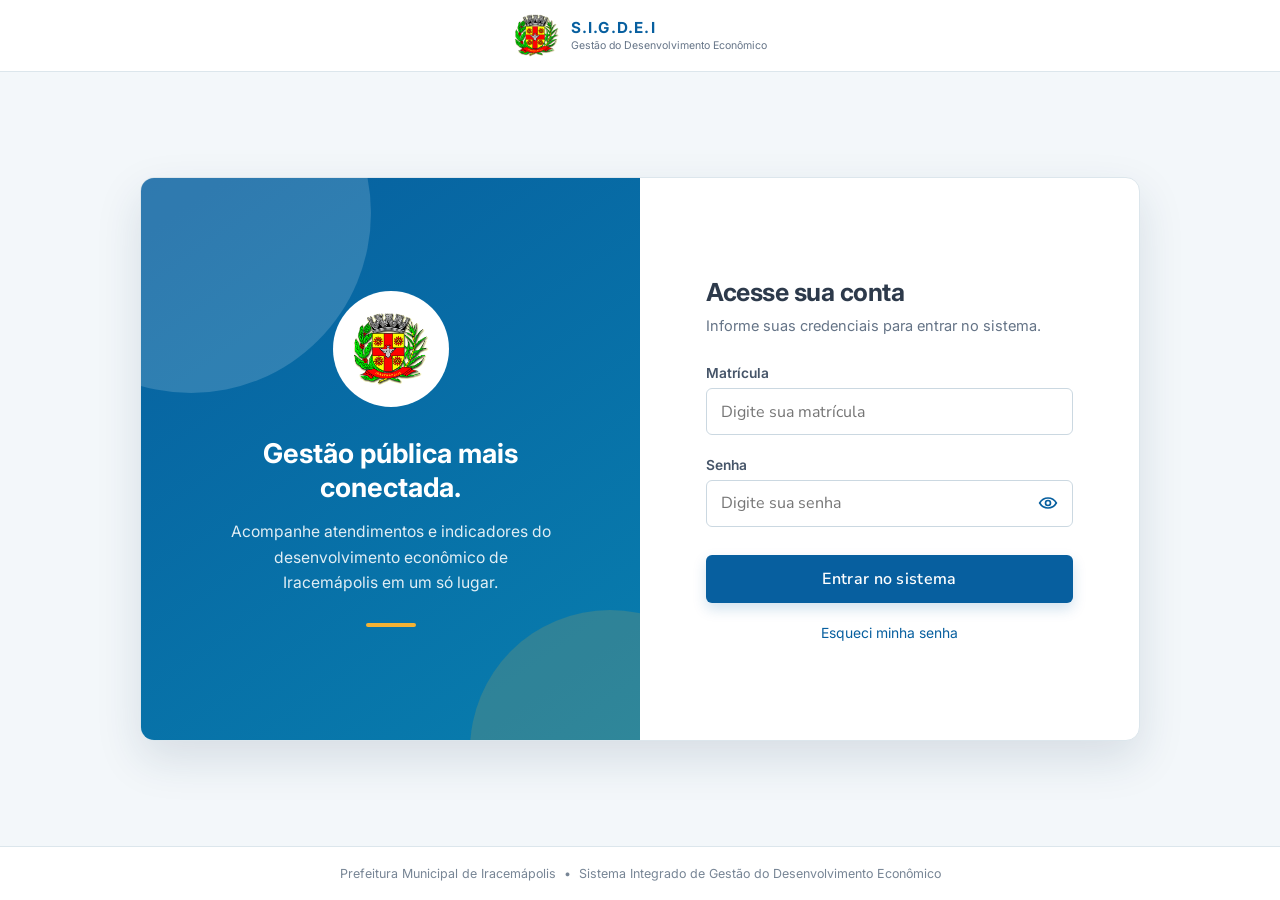
<file: frontend/assistente.html>
<!doctype html>
<html lang="pt-BR">
<head>
  <meta charset="utf-8">
  <meta name="viewport" content="width=device-width, initial-scale=1">
  <title>Assistente · SIGDEI</title>
  <link rel="stylesheet" href="assets/css/style.css">
  <style>
    body { background: #f3f6fa; color: #163b59; font-family: system-ui, sans-serif; }
    .assistant-page { max-width: 900px; margin: 0 auto; padding: 32px 24px 60px; }
    .assistant-heading { margin-bottom: 20px; }
    .assistant-heading h1 { margin: 0 0 8px; font-size: 28px; }
    .assistant-heading p { margin: 0; line-height: 1.5; }
    .assistant-status { display: block; margin: 16px 0; padding: 12px 14px; color: #31566f; background: #eaf2f7; border-radius: 9px; font-size: 14px; }
    .assistant-messages { display: grid; gap: 14px; min-height: 180px; margin: 18px 0; }
    .assistant-message { padding: 17px; background: #fff; border: 1px solid #d7e1e9; border-radius: 12px; white-space: pre-wrap; overflow-wrap: anywhere; }
    .assistant-message.user { margin-left: 10%; background: #e4f3ee; }
    .assistant-message strong { display: block; color: #0c776b; font-size: 12px; margin-bottom: 8px; }
    .assistant-sources { border-top: 1px solid #d7e1e9; margin-top: 13px; padding-top: 9px; font-size: 13px; color: #45637a; }
    .assistant-form { padding: 18px; background: #fff; border: 1px solid #d7e1e9; border-radius: 12px; }
    .assistant-form label { display: block; font-weight: 700; margin-bottom: 9px; }
    .assistant-form textarea { width: 100%; min-height: 90px; padding: 12px; border: 1px solid #b6c9d6; border-radius: 8px; font: inherit; resize: vertical; }
    .assistant-form button { display: block; margin: 12px 0 0 auto; padding: 10px 20px; border: 0; border-radius: 8px; color: white; background: #0c776b; font: inherit; font-weight: 700; cursor: pointer; }
    .assistant-form button:disabled { opacity: .55; cursor: wait; }
    .assistant-controls { display: flex; flex-wrap: wrap; gap: 12px; margin-bottom: 15px; }
    .assistant-controls label { margin: 0; }
    .assistant-controls select, .assistant-controls input { display: block; margin-top: 5px; padding: 9px; border: 1px solid #b6c9d6; border-radius: 8px; font: inherit; }
    .assistant-badges { display: flex; flex-wrap: wrap; gap: 8px; margin-top: 14px; }
    .assistant-badge { padding: 6px 10px; border-radius: 999px; color: #31566f; background: #eaf2f7; font-size: 13px; }
    [hidden] { display: none !important; }
  </style>
  <script src="assets/js/assistente.js" defer></script>
    <script src="assets/js/api.js"></script>
</head>
<body>
  <main class="assistant-page">
    <div class="assistant-heading">
      <h1>Assistente SIGDEI</h1>
      <p>Consulte indicadores, atendimentos, crédito e vagas por período.</p>
    </div>
    <span id="assistant-status" class="assistant-status" role="status">Carregando assistente…</span>
    <section id="assistant-messages" class="assistant-messages" aria-live="polite"></section>
    <form id="assistant-form" class="assistant-form">
      <div class="assistant-controls">
        <label id="assistant-source-label" hidden>Fonte
          <select id="assistant-source"><option value="dados">Dados do SIGDEI</option><option value="documentos">Documentos locais</option></select>
        </label>
        <label for="assistant-start">Período dos dados — de
          <input id="assistant-start" type="date" required>
        </label>
        <label for="assistant-end">Até
          <input id="assistant-end" type="date" required>
        </label>
      </div>
      <label for="assistant-question">Sua pergunta</label>
      <textarea id="assistant-question" maxlength="2000" required placeholder="Ex.: Quantas empresas orientadas pelo SEBRAE chegaram ao crédito?"></textarea>
      <button id="assistant-send" type="submit">Perguntar</button>
    </form>
  </main>
</body>
</html>
</file>
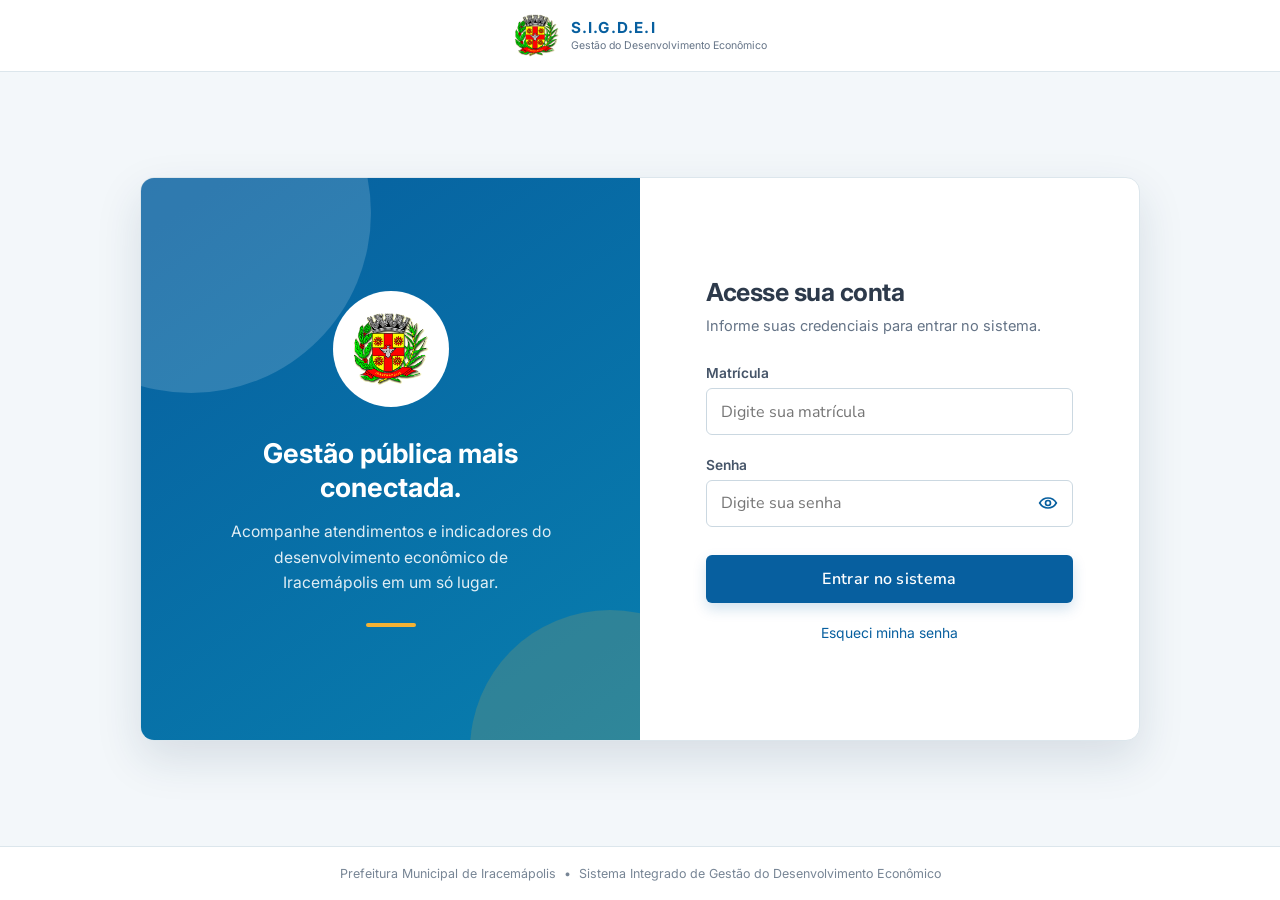
<file: frontend/atendimentos.html>
<!doctype html>
<html lang="pt-BR">
<head>
  <meta charset="utf-8">
  <meta name="viewport" content="width=device-width, initial-scale=1">
  <title>Atendimentos · SIGDEI</title>
  <link rel="stylesheet" href="assets/css/style.css">
  <style>
    body { background:#f3f6fa; color:#163b59; font-family:system-ui,sans-serif; }
    main { max-width:850px; margin:auto; padding:30px 24px 60px; }
    h1 { margin:0 0 8px; }
    p { line-height:1.5; }
    form { background:white; border:1px solid #d7e1e9; border-radius:12px; padding:20px; margin:20px 0; }
    .grid { display:grid; grid-template-columns:repeat(auto-fit,minmax(220px,1fr)); gap:14px; }
    label { display:block; font-weight:650; }
    input,select { display:block; width:100%; box-sizing:border-box; margin-top:6px; padding:9px; border:1px solid #b6c9d6; border-radius:8px; font:inherit; }
    button { margin-top:16px; background:#0c776b; color:white; border:0; border-radius:8px; padding:10px 18px; font:inherit; font-weight:700; cursor:pointer; }
    button:disabled { opacity:.55; }
    [hidden] { display:none!important; }
    .message { min-height:1.5em; margin:12px 0; }
  </style>
  <script src="assets/js/atendimentos.js" defer></script>
    <script src="assets/js/api.js"></script>
</head>
<body>
  <main>
    <h1>Registrar atendimento</h1>
    <p>Busque a empresa pelo CNPJ. O mesmo cadastro é usado pelos setores para calcular os indicadores cruzados.</p>
    <p id="attendance-access" role="status"></p>
    <form id="company-form">
      <h2>Empresa</h2>
      <div class="grid"><label>CNPJ<input id="cnpj" required maxlength="18" autocomplete="off" placeholder="CNPJ numérico ou alfanumérico"></label></div>
      <button type="button" id="company-search">Buscar CNPJ</button>
      <div id="company-found" class="message" role="status"></div>
      <div id="company-new" hidden>
        <div class="grid">
          <label>Razão social<input id="razao-social" required maxlength="255"></label>
          <label>Ramo de atividade<input id="ramo" required maxlength="100"></label>
          <label>Bairro<input id="bairro" required maxlength="100"></label>
        </div>
        <button type="submit">Cadastrar empresa</button>
      </div>
    </form>
    <form id="attendance-form">
      <h2>Atendimento</h2>
      <p id="attendance-company">Busque ou cadastre a empresa antes de salvar.</p>
      <div class="grid">
        <label id="sector-wrap" hidden>Setor<select id="sector"></select></label>
        <label>Data do atendimento<input id="attendance-date" type="date" required></label>
        <label>Tipo<select id="attendance-type" required>
          <option value="SEBRAE_ORIENTACAO">Orientação SEBRAE</option>
          <option value="BP_LIBERACAO">Crédito liberado</option>
          <option value="PAT_VAGA">Vaga captada no PAT</option>
          <option value="OUTRO">Outro atendimento</option>
        </select></label>
        <label>Desfecho<input id="outcome" required maxlength="100" placeholder="Ex.: Resolvido"></label>
        <label class="credit-fields" hidden>Crédito liberado (R$)<input id="credit" type="number" min="0.01" step="0.01"></label>
        <label class="credit-fields" hidden>Data da liberação<input id="released" type="date"></label>
        <label class="vacancy-fields" hidden>Número de vagas<input id="vacancies" type="number" min="1" step="1"></label>
        <label class="vacancy-fields" hidden>Data de abertura<input id="opened" type="date"></label>
      </div>
      <button id="save-attendance" type="submit" disabled>Salvar atendimento</button>
      <p id="attendance-status" class="message" role="status"></p>
    </form>
  </main>
</body>
</html>
</file>
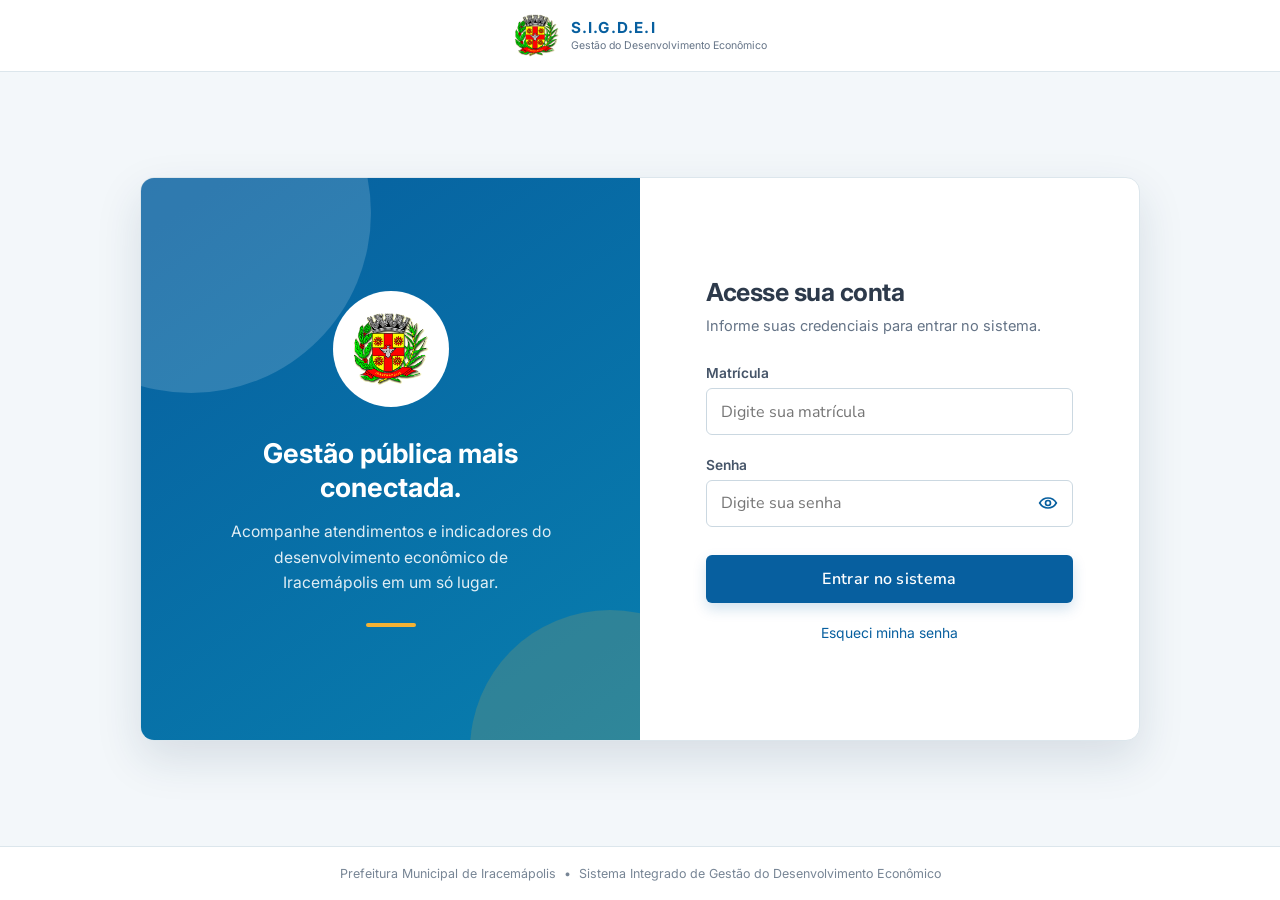
<file: frontend/configuracoes.html>
<!DOCTYPE html>
<html lang="pt-BR">

<head>

    <meta charset="UTF-8">

    <meta
        name="viewport"
        content="width=device-width, initial-scale=1.0"
    >

    <title>
        Configurações | SIGDEI
    </title>


    <link
        rel="stylesheet"
        href="assets/css/style.css"
    >


    <link
        rel="stylesheet"
        href="https://cdnjs.cloudflare.com/ajax/libs/font-awesome/6.4.0/css/all.min.css"
    >


    <style>

        .grid-form {

            display: grid;

            grid-template-columns:
                repeat(
                    auto-fit,
                    minmax(200px,1fr)
                );

            gap:1rem;
        }


        .config-grid {

            display:grid;

            grid-template-columns:
                1fr 1fr;

            gap:2rem;
        }


        .config-section {

            padding:2rem;

            margin-bottom:2rem;
        }


        .readonly-field {

            background:
                rgba(255,255,255,0.05)
                !important;

            color:#dbeaf4 !important;

            cursor:not-allowed;
        }


        .form-control {
            background:#064a7d;
        }


        .password-help {

            display:block;

            color:var(--text-muted);

            font-size:0.75rem;

            line-height:1.5;

            margin-top:0.5rem;
        }


        @media(max-width:900px) {

            .config-grid {
                grid-template-columns:1fr;
            }

        }

    </style>

    <script src="assets/js/api.js"></script>
</head>


<body>


<div class="app-container">


<aside class="sidebar">


    <div class="sidebar-logo">

        <img
            src="assets/img/logo_prefeitura.png"
            alt="Logo Prefeitura"
            style="height:35px;"
        >

        <span>SIGDEI</span>

    </div>


    <ul class="nav-menu">


        <li>

            <a
                href="dashboard.html"
                class="nav-link"
            >

                <i class="fa-solid fa-chart-pie"></i>

                Painel de Controle

            </a>

        </li>






        <li>

            <a
                href="indicadores.html"
                class="nav-link"
            >

                <i class="fa-solid fa-chart-bar"></i>

                Indicadores

            </a>

        </li>


        <li
            id="menu-usuarios"
            style="display:none;"
        >

            <a
                href="usuarios.html"
                class="nav-link"
            >

                <i class="fa-solid fa-users"></i>

                Usuários

            </a>

        </li>


        <li>

            <a
                href="configuracoes.html"
                class="nav-link active"
            >

                <i class="fa-solid fa-gear"></i>

                Configurações

            </a>

        </li>


    </ul>

</aside>


<main class="main-content">


<header
    class="header glass"
    style="
        padding:1rem 2rem;
        border-radius:12px;
        margin-bottom:2rem;
    "
>


    <h2 class="page-title">
        Configurações da Conta
    </h2>


    <div class="user-profile">


        <div
            class="user-info"
            style="text-align:right;"
        >

            <h4 id="user-name">
                Carregando...
            </h4>

            <p id="user-role">
                Carregando...
            </p>

        </div>


        <div
            id="user-avatar"
            style="
                width:40px;
                height:40px;
                border-radius:50%;
                background:var(--primary-color);
                display:flex;
                align-items:center;
                justify-content:center;
                font-weight:bold;
            "
        >
            -
        </div>


        <a
            href="#"
            id="logout-btn"
            title="Sair"
            style="
                color:var(--text-muted);
                margin-left:1rem;
            "
        >

            <i class="fa-solid fa-right-from-bracket"></i>

        </a>


    </div>

</header>


<div
    id="alert-box"
    class="alert"
    style="display:none;"
></div>


<div class="config-grid">


<!-- =====================================================
     PERFIL
====================================================== -->

<section class="glass config-section">


    <h3 style="margin-bottom:1.5rem;">

        <i class="fa-solid fa-id-card"></i>

        Meu Cadastro

    </h3>


    <form id="form-perfil">


        <div class="form-group">

            <label class="form-label">
                Matrícula
            </label>

            <input
                type="text"
                id="matricula"
                class="form-control readonly-field"
                readonly
            >

        </div>


        <div class="form-group">

            <label class="form-label">
                Nome Completo
            </label>

            <input
                type="text"
                id="nome_usuario"
                class="form-control"
                required
            >

        </div>


        <div class="form-group">

            <label class="form-label">
                Função
            </label>

            <input
                type="text"
                id="funcao"
                class="form-control"
            >

        </div>


        <div class="grid-form">


            <div class="form-group">

                <label class="form-label">
                    Setor
                </label>

                <input
                    type="text"
                    id="nome_setor"
                    class="form-control readonly-field"
                    readonly
                >

            </div>


            <div class="form-group">

                <label class="form-label">
                    Nível de Acesso
                </label>

                <input
                    type="text"
                    id="nivel_acesso"
                    class="form-control readonly-field"
                    readonly
                >

            </div>


        </div>


        <button
            type="submit"
            class="btn btn-primary"
        >

            <i class="fa-solid fa-save"></i>

            Atualizar Dados

        </button>


    </form>


</section>


<!-- =====================================================
     SENHA
====================================================== -->

<section class="glass config-section">


    <h3 style="margin-bottom:1.5rem;">

        <i class="fa-solid fa-lock"></i>

        Alterar Senha

    </h3>


    <form id="form-senha">


        <div class="form-group">

            <label class="form-label">
                Senha Atual
            </label>

            <input
                type="password"
                id="senha_atual"
                class="form-control"
                required
            >

        </div>


        <div class="form-group">

            <label class="form-label">
                Nova Senha
            </label>

            <input
                type="password"
                id="nova_senha"
                class="form-control"
                required
            >

            <span class="password-help">

                Mínimo 6 caracteres,
                com letra maiúscula,
                minúscula, número e
                caractere especial.

            </span>

        </div>


        <div class="form-group">

            <label class="form-label">
                Confirmar Nova Senha
            </label>

            <input
                type="password"
                id="confirmar_senha"
                class="form-control"
                required
            >

        </div>


        <button
            type="submit"
            class="btn btn-primary"
        >

            <i class="fa-solid fa-key"></i>

            Alterar Senha

        </button>


    </form>


</section>


</div>

</main>

</div>


<script>

const API_URL =
    Sigdei.base;


const token =
    localStorage.getItem('jwt_token');


let user =
    JSON.parse(
        localStorage.getItem('user') ||
        'null'
    );


// ========================================================
// AUTENTICAÇÃO
// ========================================================

if (!token || !user) {

    window.location.href =
        'index.html';
}


if (
    user &&
    user.primeiro_acesso
) {

    window.location.href =
        'primeiro-acesso.html';
}


// ========================================================
// CABEÇALHO
// ========================================================

document
    .getElementById(
        'user-name'
    )
    .textContent =
        user.nome;


document
    .getElementById(
        'user-role'
    )
    .textContent =
        user.nivel_acesso;


document
    .getElementById(
        'user-avatar'
    )
    .textContent =
        user.nome
            ? user.nome
                .charAt(0)
                .toUpperCase()
            : '?';


// Menu usuários

if (
    user.nivel_acesso ===
        'Administrador'
    ||
    user.nivel_acesso ===
        'Gestor'
) {

    document
        .getElementById(
            'menu-usuarios'
        )
        .style.display =
            'block';
}


// ========================================================
// LOGOUT
// ========================================================

document
    .getElementById(
        'logout-btn'
    )
    .addEventListener(
        'click',
        function (event) {

            event.preventDefault();

            localStorage.clear();

            window.location.href =
                'index.html';

        }
    );


const apiHeaders = {

    'Authorization':
        `Bearer ${token}`,

    'Content-Type':
        'application/json'

};


// ========================================================
// FORMULÁRIO
// ========================================================

document
    .getElementById(
        'matricula'
    )
    .value =
        user.matricula || '';


document
    .getElementById(
        'nome_usuario'
    )
    .value =
        user.nome || '';


document
    .getElementById(
        'funcao'
    )
    .value =
        user.funcao || '';


document
    .getElementById(
        'nivel_acesso'
    )
    .value =
        user.nivel_acesso || '';


// ========================================================
// SETOR
// ========================================================

async function carregarSetor() {

    if (!user.id_setor) {

        document
            .getElementById(
                'nome_setor'
            )
            .value =
                'Não informado';

        return;
    }


    try {

        const response =
            await fetch(

                `${API_URL}/setores/${user.id_setor}/`,

                {
                    headers:
                        apiHeaders
                }

            );


        if (response.ok) {

            const setor =
                await response.json();


            document
                .getElementById(
                    'nome_setor'
                )
                .value =
                    setor.nome ||
                    'Não informado';

        }


    } catch (error) {

        console.error(error);
    }

}


// ========================================================
// ALERTAS
// ========================================================

function mostrarAlerta(
    mensagem,
    erro = false
) {

    const box =
        document.getElementById(
            'alert-box'
        );


    box.className =
        erro
            ? 'alert alert-error'
            : 'alert alert-success';


    box.textContent =
        mensagem;


    box.style.display =
        'block';


    setTimeout(
        function () {

            box.style.display =
                'none';

        },
        4000
    );

}


// ========================================================
// ATUALIZAR PERFIL
// ========================================================

document
    .getElementById(
        'form-perfil'
    )
    .addEventListener(
        'submit',
        async function (event) {

            event.preventDefault();


            const body = {

                nome:
                    document
                        .getElementById(
                            'nome_usuario'
                        )
                        .value
                        .trim(),

                funcao:
                    document
                        .getElementById(
                            'funcao'
                        )
                        .value
                        .trim()

            };


            try {

                const response =
                    await fetch(

                        `${API_URL}/usuarios/${user.id_usuario}/`,

                        {

                            method:
                                'PATCH',

                            headers:
                                apiHeaders,

                            body:
                                JSON.stringify(
                                    body
                                )

                        }

                    );


                const data =
                    await response.json();


                if (!response.ok) {

                    mostrarAlerta(
                        'Não foi possível atualizar o perfil.',
                        true
                    );

                    return;
                }


                user.nome =
                    data.nome ||
                    body.nome;


                user.funcao =
                    data.funcao ||
                    body.funcao;


                localStorage.setItem(

                    'user',

                    JSON.stringify(
                        user
                    )

                );


                document
                    .getElementById(
                        'user-name'
                    )
                    .textContent =
                        user.nome;


                document
                    .getElementById(
                        'user-avatar'
                    )
                    .textContent =
                        user.nome
                            .charAt(0)
                            .toUpperCase();


                mostrarAlerta(
                    'Perfil atualizado com sucesso!'
                );


            } catch (error) {

                console.error(error);

                mostrarAlerta(
                    'Erro ao conectar com o servidor.',
                    true
                );
            }

        }
    );


// ========================================================
// ALTERAR SENHA
// ========================================================

document
    .getElementById(
        'form-senha'
    )
    .addEventListener(
        'submit',
        async function (event) {

            event.preventDefault();


            const senhaAtual =
                document
                    .getElementById(
                        'senha_atual'
                    )
                    .value;


            const novaSenha =
                document
                    .getElementById(
                        'nova_senha'
                    )
                    .value;


            const confirmarSenha =
                document
                    .getElementById(
                        'confirmar_senha'
                    )
                    .value;


            if (
                novaSenha !==
                confirmarSenha
            ) {

                mostrarAlerta(
                    'As novas senhas não são iguais.',
                    true
                );

                return;
            }


            try {

                const response =
                    await fetch(

                        `${API_URL}/usuarios/alterar-senha/`,

                        {

                            method:
                                'POST',

                            headers:
                                apiHeaders,

                            body:
                                JSON.stringify({

                                    senha_atual:
                                        senhaAtual,

                                    nova_senha:
                                        novaSenha

                                })

                        }

                    );


                const data =
                    await response.json();


                if (!response.ok) {

                    let mensagem =
                        data.error ||
                        data.senha ||
                        data.nova_senha ||
                        'Não foi possível alterar a senha.';


                    if (
                        Array.isArray(
                            mensagem
                        )
                    ) {

                        mensagem =
                            mensagem.join(' ');
                    }


                    mostrarAlerta(
                        mensagem,
                        true
                    );

                    return;
                }


                mostrarAlerta(
                    'Senha alterada com sucesso!'
                );


                event.target.reset();


            } catch (error) {

                console.error(error);

                mostrarAlerta(
                    'Erro ao conectar com o servidor.',
                    true
                );
            }

        }
    );


carregarSetor();

</script>


</body>

</html>
</file>
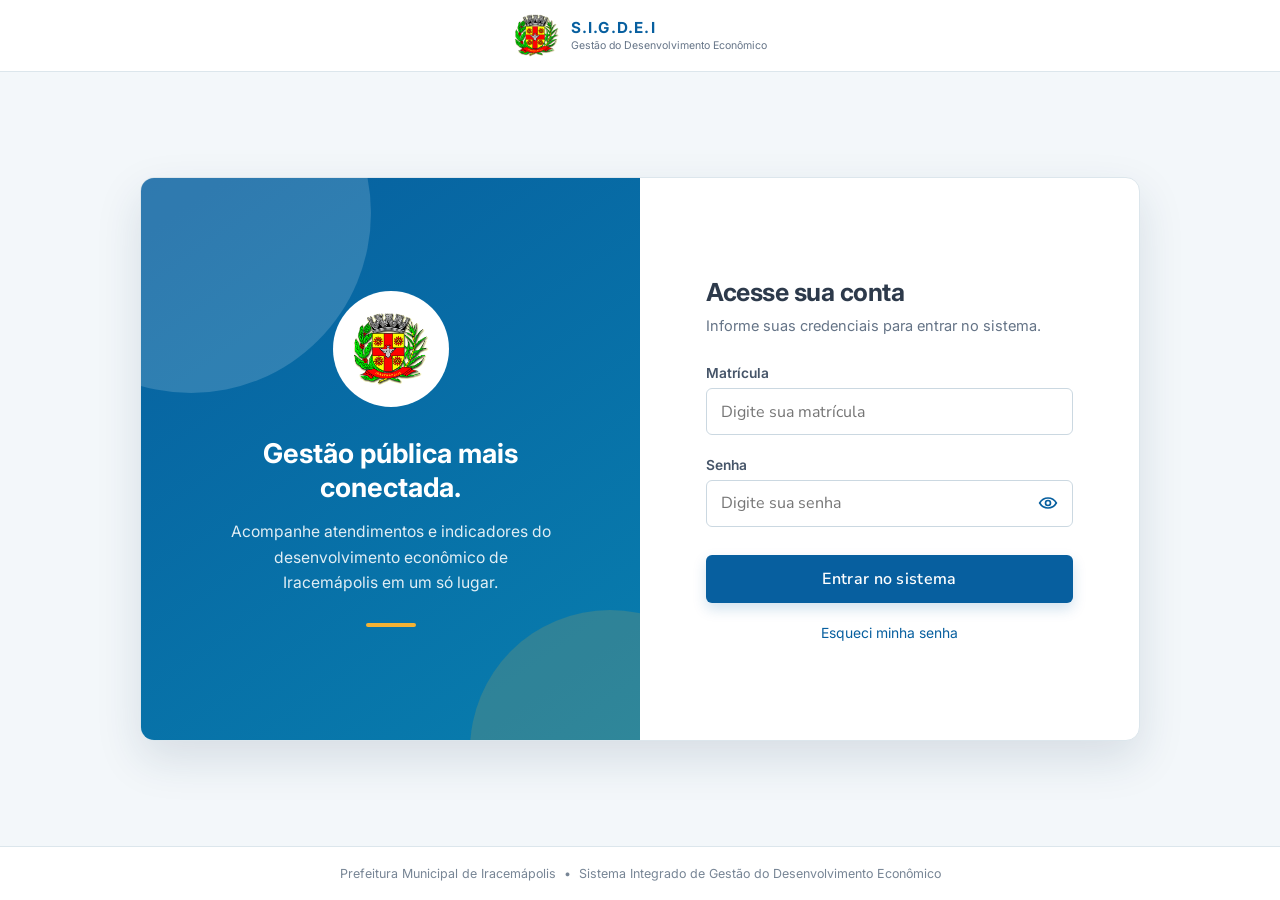
<file: frontend/dashboard-content.html>
<!doctype html>
<html lang="pt-BR">
<head>
    <meta charset="utf-8">
    <meta name="viewport" content="width=device-width, initial-scale=1">
    <title>Painel de indicadores · SIGDEI</title>
    <link rel="stylesheet" href="assets/css/gestao.css">
    <script src="assets/vendor/chartjs/chart.umd.min.js" defer></script>
    <script src="assets/js/api.js" defer></script>
    <script src="assets/js/dashboard.js" defer></script>
</head>
<body class="gestao">
<main>
    <header>
        <h1>Painel de indicadores</h1>
        <p class="muted">Resultados, metas e atendimentos do Departamento de Desenvolvimento Econômico.</p>
    </header>
    <form id="dashboard-filters" class="panel fields" aria-label="Filtros do painel">
        <label>Setor<select name="setor"><option value="">Todos</option></select></label>
        <label>Tipo de dado<select name="tipo"><option value="">Todos</option><option value="quantidade">Quantidade</option><option value="tempo">Tempo</option><option value="porcentagem">Porcentagem</option></select></label>
        <label>Indicador<select name="indicador"><option value="">Todos</option></select></label>
        <label>De<input name="inicio" type="date" required></label>
        <label>Até<input name="fim" type="date" required></label>
        <div class="actions"><button type="submit">Aplicar filtros</button></div>
    </form>
    <p id="dashboard-status" class="status" role="status"></p>
    <section id="dashboard-content" hidden>
        <div id="summary" class="cards" aria-label="Totais do período"></div>
        <p class="status muted">Empresas, atendimentos e vagas seguem o setor e o período. O tipo e o indicador filtram o catálogo e as medições.</p>
        <div class="panel">
            <h2>Indicadores por setor</h2>
            <div id="sector-counts" class="fields"></div>
        </div>
        <div id="strategic" class="panel" hidden>
            <h2>Relações entre setores no período</h2>
            <p class="muted">Abrange os quatro setores do departamento.</p>
            <div id="cross-summary" class="cards"></div>
            <p id="cross-status" class="status" role="status"></p>
            <a class="button secondary" href="dashboard.html?view=indicadores-cruzados.html" target="_top">Abrir indicadores cruzados</a>
        </div>
        <div class="panel">
            <h2>Resultados e metas</h2>
            <p class="muted">Quantidades são somadas. Tempos e porcentagens usam a média simples das medições.</p>
            <div class="scroll"><table>
                <thead><tr><th>Indicador</th><th>Setor</th><th>Resultado</th><th>Meta</th><th>Medições</th><th>Situação da meta</th></tr></thead>
                <tbody id="result-rows"></tbody>
            </table></div>
        </div>
        <h2>Evolução mensal</h2>
        <div id="charts" class="chart-grid"></div>
    </section>
</main>
</body>
</html>
</file>
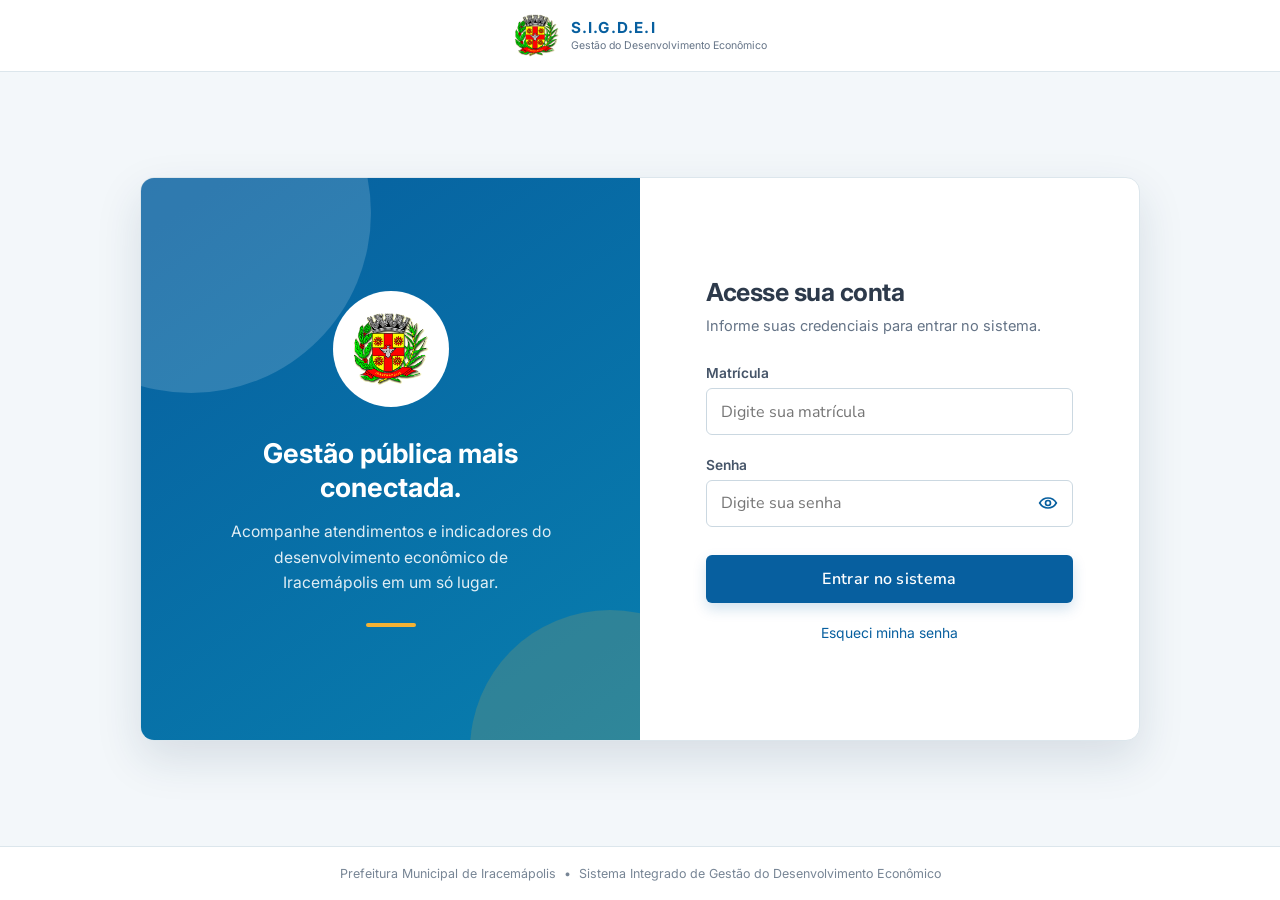
<file: frontend/dashboard.html>
<!DOCTYPE html>
<html lang="pt-BR">
<head>
    <meta charset="UTF-8">
    <meta name="viewport" content="width=device-width, initial-scale=1.0">
    <title>SIGDEI</title>
    <link rel="stylesheet" href="assets/css/style.css">
    <link rel="stylesheet" href="https://cdnjs.cloudflare.com/ajax/libs/font-awesome/6.4.0/css/all.min.css">
</head>
<body class="app-shell">
    <div class="app-container shell-container">
        <aside class="sidebar">
            <div class="sidebar-logo" style="display:flex;align-items:center;gap:10px;">
                <img src="assets/img/logo_prefeitura.png" alt="Logo Prefeitura de Iracemápolis" style="height:35px;width:auto;object-fit:contain;">
                <span class="sidebar-brand-label">SIGDEI</span>
            </div>
            <ul class="nav-menu" id="shell-menu">
                <li><a href="dashboard-content.html" class="nav-link active" data-title="Dashboard"><i class="fa-regular fa-chart-bar"></i><span class="nav-label">Painel de Controle</span></a></li>
                <li><a href="indicadores.html" class="nav-link" data-title="Indicadores"><i class="fa-regular fa-chart-bar"></i><span class="nav-label">Indicadores</span></a></li>
                <li id="shell-menu-cruzados" style="display:none;"><a href="indicadores-cruzados.html" class="nav-link" data-title="Indicadores cruzados"><i class="fa-solid fa-shuffle"></i><span class="nav-label">Indicadores cruzados</span></a></li>
                <li><a href="atendimentos.html" class="nav-link" data-title="Atendimentos"><i class="fa-regular fa-building"></i><span class="nav-label">Atendimentos</span></a></li>
                <li id="shell-menu-assistente" style="display:none;"><a href="assistente.html" class="nav-link" data-title="Assistente"><i class="fa-regular fa-comments"></i><span class="nav-label">Assistente</span></a></li>
                <li id="shell-menu-usuarios" style="display:none;"><a href="usuarios.html" class="nav-link" data-title="Gerenciamento de Usuários"><i class="fa-regular fa-user"></i><span class="nav-label">Usuários</span></a></li>
                <li><a href="configuracoes.html" class="nav-link" data-title="Configurações da Conta"><i class="fa-regular fa-circle-dot"></i><span class="nav-label">Configurações</span></a></li>
            </ul>
        </aside>
        <section class="shell-workspace">
            <header class="shell-topbar">
                <div class="shell-title-group">
                    <button type="button" id="sidebar-toggle" class="sidebar-toggle" aria-label="Recolher menu lateral" aria-expanded="true" title="Recolher menu lateral"><i class="fa-solid fa-bars"></i></button>
                    <div>

                    <h1 id="shell-title">Dashboard</h1>
                    </div>
                </div>
                <div class="shell-account">
                    <div class="shell-user-info"><strong id="shell-user-name">Carregando...</strong><span id="shell-user-role">Carregando...</span></div>
                    <span class="shell-avatar" id="shell-user-avatar">-</span>
                    <button type="button" class="shell-logout" id="shell-logout" title="Sair"><i class="fa-solid fa-right-from-bracket"></i><span>Sair</span></button>
                </div>
            </header>
            <div class="frame-stack" aria-live="polite">
                <iframe id="content-frame-a" class="content-frame is-active" title="Conteúdo do SIGDEI" src="dashboard-content.html?embedded=1"></iframe>
                <iframe id="content-frame-b" class="content-frame" title="Conteúdo do SIGDEI"></iframe>
            </div>
        </section>
    </div>
    <script src="assets/js/app-shell.js"></script>
</body>
</html>
</file>
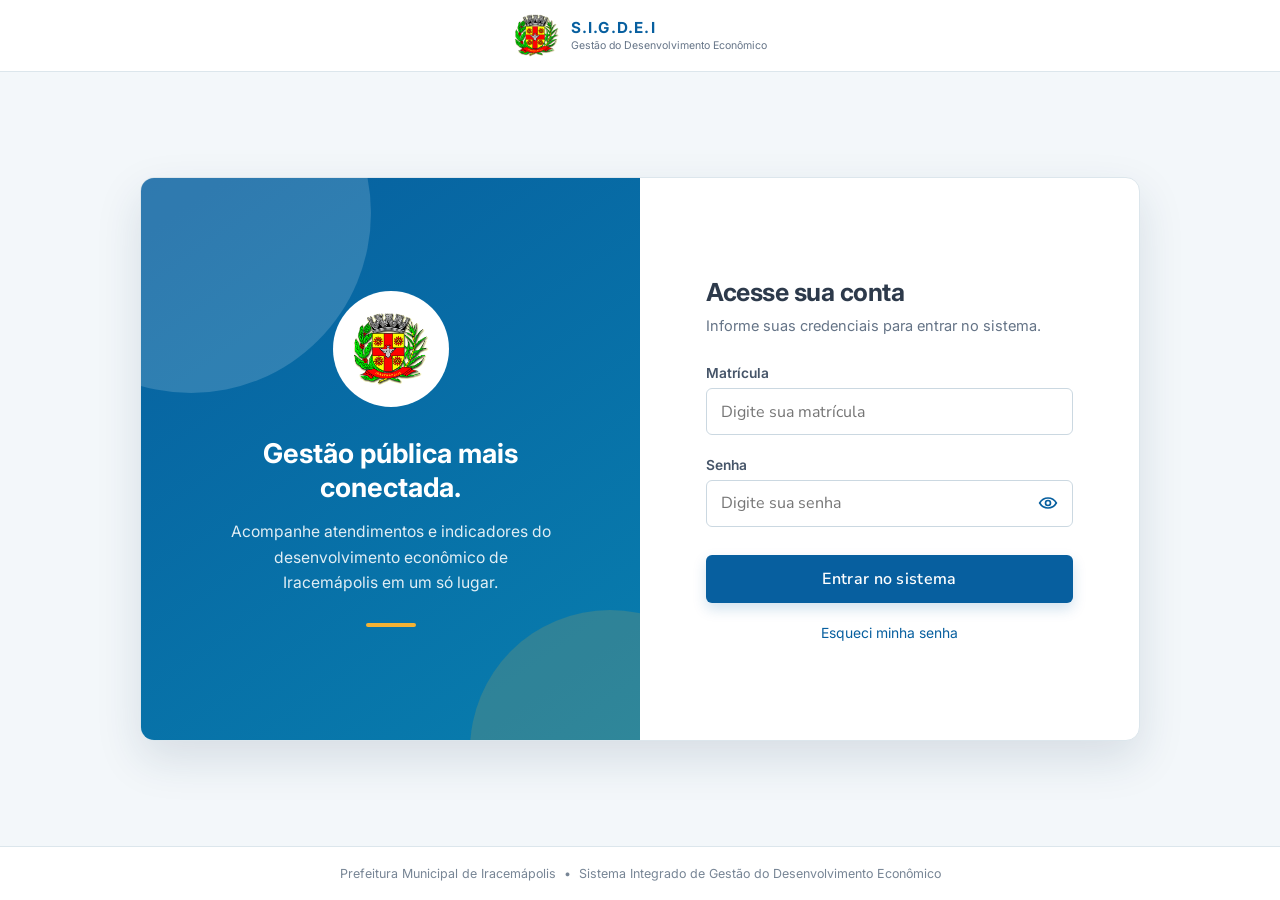
<file: frontend/indicadores-cruzados.html>
<!doctype html>
<html lang="pt-BR">
<head>
    <meta charset="utf-8">
    <meta name="viewport" content="width=device-width, initial-scale=1">
    <title>Indicadores cruzados · SIGDEI</title>
    <link rel="stylesheet" href="assets/css/gestao.css">
    <script src="assets/js/api.js" defer></script>
    <script src="assets/js/indicadores-cruzados.js" defer></script>
</head>
<body class="gestao">
<main>
    <header>
        <h1>Indicadores cruzados</h1>
        <p class="muted">Acompanhe empresas atendidas em diferentes setores e a sequência entre orientação, crédito e captação de vagas.</p>
    </header>
    <form id="cross-form" class="panel fields">
        <label>De<input name="inicio" type="date" required></label>
        <label>Até<input name="fim" type="date" required></label>
        <div class="actions"><button type="submit">Aplicar período</button><button type="button" class="secondary" id="cross-print">Imprimir</button></div>
    </form>
    <p id="cross-status" class="status" role="status"></p>
    <div id="cross-data" hidden>
        <section class="panel">
            <h2>Resultados e metodologia</h2>
            <div class="scroll"><table>
                <thead><tr><th>Indicador</th><th>Resultado</th><th>Fórmula, setores e fonte</th></tr></thead>
                <tbody id="cross-table"></tbody>
            </table></div>
            <p class="status muted">Cada evento deve cair no período escolhido. A sequência demonstra associação entre registros. Vagas captadas podem permanecer em aberto.</p>
        </section>
        <section class="panel">
            <h2>Evolução mensal</h2>
            <div class="scroll"><table>
                <thead><tr><th>Mês</th><th>Empresas atendidas</th><th>Empresas financiadas</th><th>Vagas captadas</th></tr></thead>
                <tbody id="cross-series"></tbody>
            </table></div>
            <p id="series-empty" class="muted" hidden>Sem dados no período.</p>
        </section>
        <section class="panel">
            <h2>Empresas presentes em dois ou mais setores</h2>
            <p class="muted">Até 30 empresas, ordenadas pela quantidade de atendimentos no período.</p>
            <div class="scroll"><table>
                <thead><tr><th>Empresa</th><th>Setores</th><th>Atendimentos</th></tr></thead>
                <tbody id="cross-companies"></tbody>
            </table></div>
            <p id="companies-empty" class="muted" hidden>Nenhum vínculo multissetorial encontrado no período.</p>
        </section>
    </div>
</main>
</body>
</html>
</file>
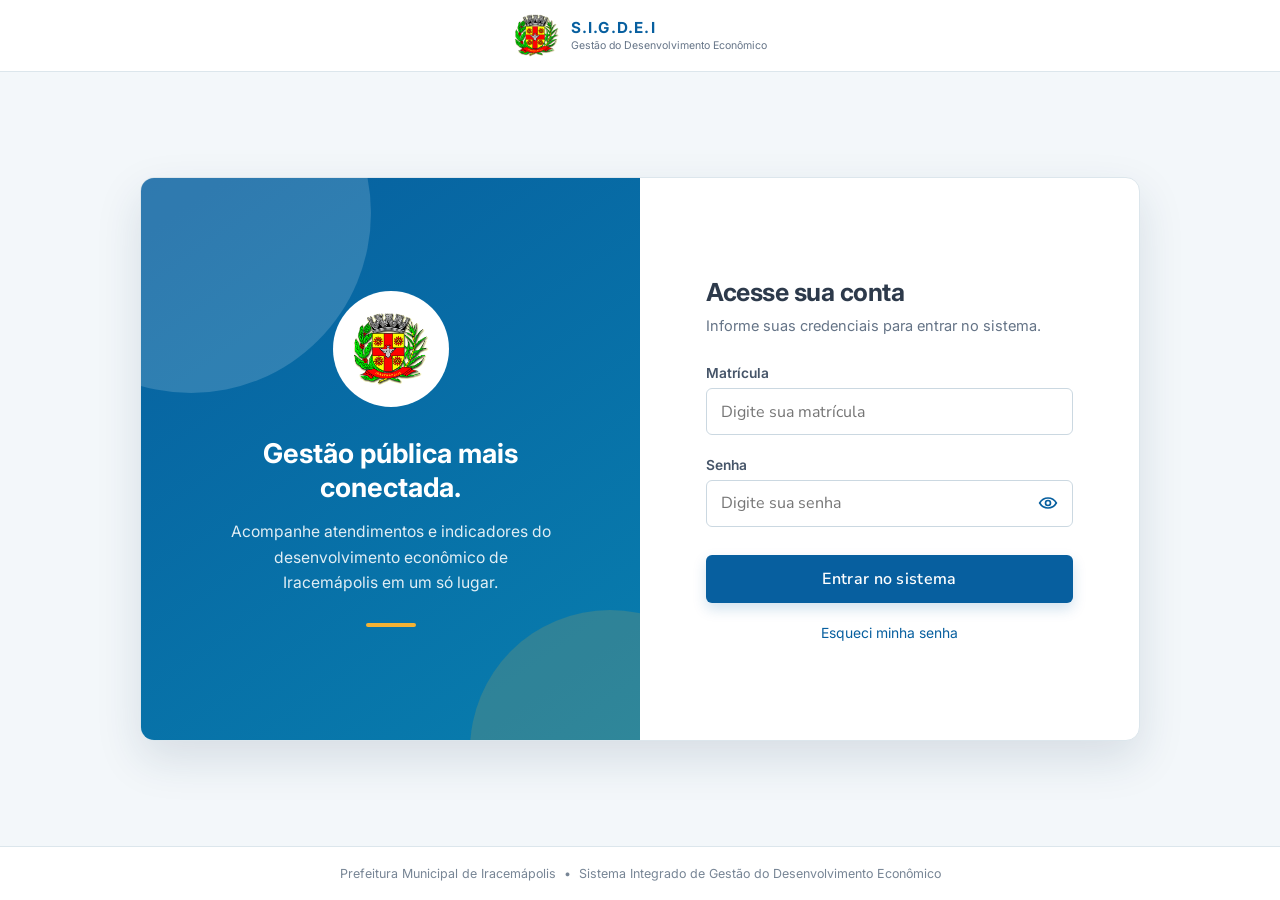
<file: frontend/indicadores.html>
<!doctype html>
<html lang="pt-BR">
<head>
    <meta charset="utf-8">
    <meta name="viewport" content="width=device-width, initial-scale=1">
    <title>Indicadores · SIGDEI</title>
    <link rel="stylesheet" href="assets/css/gestao.css">
    <script src="assets/js/api.js" defer></script>
    <script src="assets/js/indicadores.js" defer></script>
</head>
<body class="gestao">
<main>
    <header>
        <h1>Indicadores</h1>
        <p class="muted">Gerencie o catálogo, registre medições e acompanhe o histórico de alterações.</p>
        <a id="back" href="dashboard.html" hidden>Voltar ao painel</a>
    </header>
    <form id="catalog-filters" class="panel fields">
        <label>Setor<select id="filter-sector"><option value="">Todos</option></select></label>
        <label>Tipo de dado<select id="filter-type"><option value="">Todos</option><option value="quantidade">Quantidade</option><option value="tempo">Tempo</option><option value="porcentagem">Porcentagem</option></select></label>
        <div class="actions"><button type="submit">Filtrar</button><button type="button" class="secondary" id="new-indicator" hidden>Novo indicador</button></div>
    </form>
    <p id="catalog-status" class="status" role="status"></p>
    <section class="panel" aria-label="Catálogo de indicadores">
        <div class="scroll"><table>
            <thead><tr><th>Indicador</th><th>Setor</th><th>Tipo</th><th>Periodicidade</th><th>Situação</th><th>Ações</th></tr></thead>
            <tbody id="catalog"></tbody>
        </table></div>
    </section>

    <form id="definition" class="panel" hidden>
        <h2 id="definition-title">Novo indicador</h2>
        <fieldset>
            <legend>Identificação</legend>
            <div class="fields">
                <label>Nome<input name="nome" maxlength="255" required></label>
                <label>Setor responsável<select name="id_setor" required></select></label>
                <label>Situação<select name="situacao"><option value="ativo">Ativo</option><option value="inativo">Inativo</option></select></label>
            </div>
            <label>Descrição<textarea name="descricao" required rows="2"></textarea></label>
        </fieldset>
        <fieldset>
            <legend>Medição e fonte</legend>
            <div class="fields">
                <label>Tipo<select name="tipo_dado" required><option value="quantidade">Quantidade</option><option value="tempo">Tempo</option><option value="porcentagem">Porcentagem</option></select></label>
                <label>Unidade<input name="unidade" maxlength="40" required placeholder="Ex. atendimentos, horas ou %"></label>
                <label>Periodicidade<select name="periodicidade"><option value="diaria">Diária</option><option value="mensal">Mensal</option><option value="trimestral">Trimestral</option><option value="anual">Anual</option></select></label>
                <label>Meta, se aplicável<input type="number" name="meta" min="0" step="0.01" max="99999999.99"></label>
                <label>Critério da meta<select name="criterio_meta"><option value="minima">Atingir pelo menos o valor</option><option value="maxima">Ficar no máximo no valor</option></select></label>
            </div>
            <label>Fonte dos dados<input name="fonte" maxlength="255" required></label>
        </fieldset>
        <p id="definition-status" class="status" role="status"></p>
        <div class="actions"><button type="submit">Salvar indicador</button><button type="button" class="secondary" id="cancel-definition">Cancelar</button></div>
    </form>

    <section id="detail" class="panel" hidden>
        <h2 id="detail-title"></h2>
        <p id="detail-description"></p>
        <p id="detail-source" class="muted"></p>
        <form id="measurement" class="measure" hidden>
            <fieldset>
                <legend id="measurement-title">Registrar medição</legend>
                <div class="fields">
                    <label>Período de referência<input name="periodo_referencia" type="date" required></label>
                    <label><span id="measurement-unit">Valor registrado</span><input name="valor" type="number" min="0" step="0.01" max="99999999.99" required></label>
                    <div class="actions"><button type="submit">Salvar medição</button><button type="button" class="secondary" id="cancel-measurement" hidden>Cancelar edição</button></div>
                </div>
                <p id="measurement-help" class="muted"></p>
                <p id="measurement-status" class="status" role="status"></p>
            </fieldset>
        </form>
        <h3>Medições registradas</h3>
        <p id="record-status" class="status" role="status"></p>
        <div class="scroll"><table>
            <thead><tr><th>Referência</th><th>Valor</th><th>Ações</th></tr></thead>
            <tbody id="records"></tbody>
        </table></div>
        <div class="actions"><button type="button" class="secondary" id="more-records" hidden>Carregar mais medições</button></div>
        <details id="history">
            <summary>Histórico de alterações</summary>
            <p id="history-status" class="status" role="status"></p>
            <div id="history-events"></div>
            <button type="button" class="secondary" id="more-history" hidden>Carregar mais alterações</button>
        </details>
    </section>
</main>
</body>
</html>
</file>
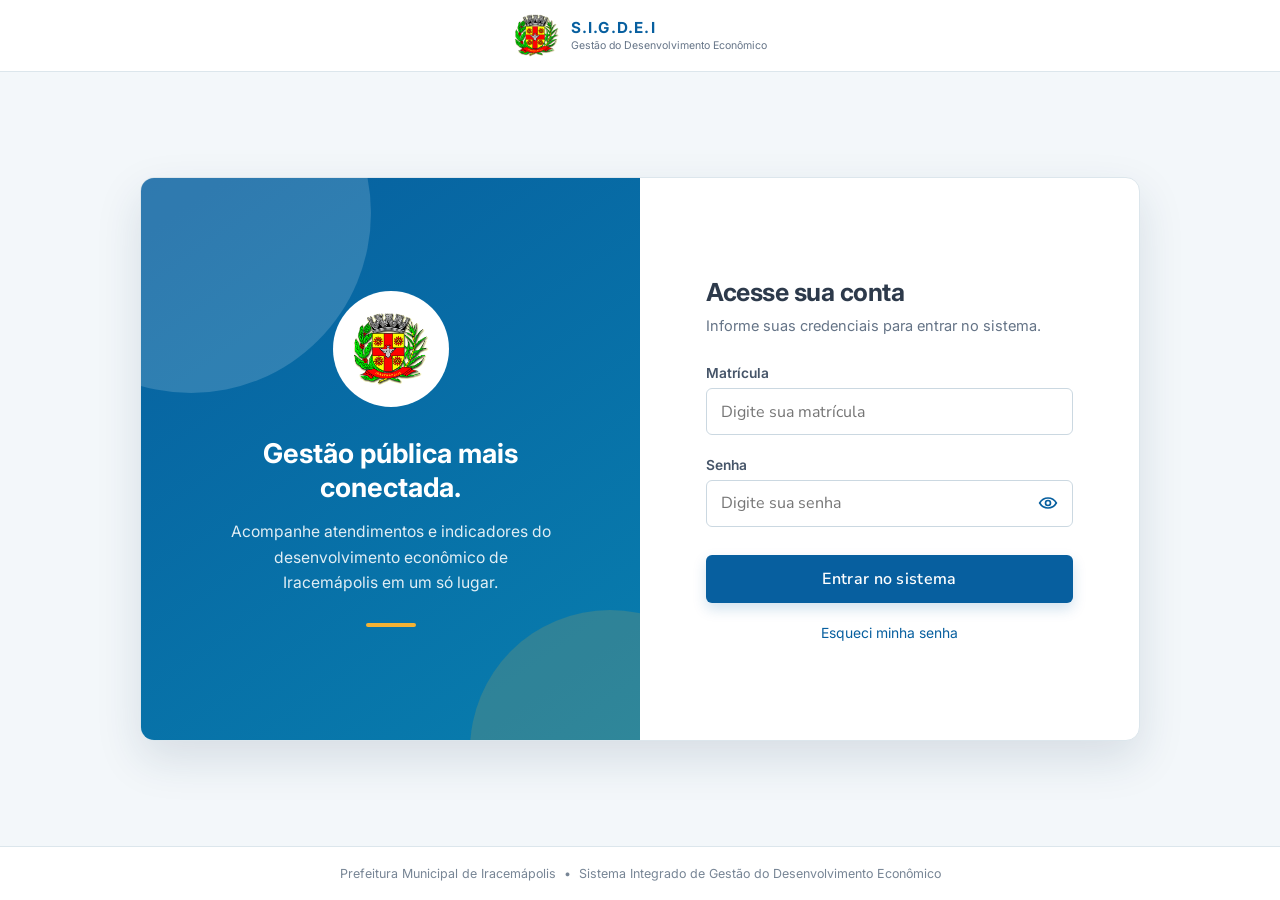
<file: frontend/primeiro-acesso.html>
<!DOCTYPE html>
<html lang="pt-BR">

<head>

    <meta charset="UTF-8">

    <meta
        name="viewport"
        content="width=device-width, initial-scale=1.0"
    >

    <title>Primeiro Acesso | SIGDEI</title>

    <link
        rel="stylesheet"
        href="assets/css/style.css"
    >

    <style>

        .password-info {
            margin-top: -1rem;
            margin-bottom: 1.5rem;
            font-size: 0.78rem;
            color: var(--text-muted);
            line-height: 1.5;
        }

        .security-info {
            padding: 1rem;
            margin-bottom: 1.5rem;
            border-radius: 8px;
            background: rgba(255,255,255,0.04);
            color: var(--text-muted);
            font-size: 0.85rem;
            line-height: 1.5;
        }

    </style>

    <script src="assets/js/api.js"></script>
</head>

<body>

<div class="auth-container">

    <div class="auth-card glass">

        <img
            src="assets/img/logo_prefeitura.png"
            alt="Logo Prefeitura"
            style="
                width: 100px;
                display: block;
                margin: 0 auto 1.5rem;
            "
        >

        <h1>Primeiro Acesso</h1>

        <p>
            Antes de utilizar o sistema,
            configure sua recuperação de senha
            e defina uma nova senha.
        </p>


        <div class="security-info">

            Crie uma pergunta cuja resposta
            você consiga lembrar futuramente.

            <br><br>

            Exemplo:

            <strong>
                Qual minha comida favorita?
            </strong>

        </div>


        <div
            id="alert-box"
            class="alert alert-error"
            style="display:none;"
        ></div>


        <form id="form-primeiro-acesso">


            <div class="form-group">

                <label class="form-label">
                    Pergunta de segurança
                </label>

                <input
                    type="text"
                    id="pergunta"
                    class="form-control"
                    placeholder="Digite sua pergunta"
                    minlength="5"
                    required
                >

            </div>


            <div class="form-group">

                <label class="form-label">
                    Resposta
                </label>

                <input
                    type="text"
                    id="resposta"
                    class="form-control"
                    placeholder="Digite sua resposta"
                    required
                >

            </div>


            <div class="form-group">

                <label class="form-label">
                    Nova senha
                </label>

                <input
                    type="password"
                    id="nova-senha"
                    class="form-control"
                    placeholder="Digite sua nova senha"
                    required
                >

            </div>


            <div class="password-info">

                A senha deve possuir no mínimo
                6 caracteres, contendo:

                <br>

                • uma letra maiúscula<br>
                • uma letra minúscula<br>
                • um número<br>
                • um caractere especial

            </div>


            <div class="form-group">

                <label class="form-label">
                    Confirmar nova senha
                </label>

                <input
                    type="password"
                    id="confirmar-senha"
                    class="form-control"
                    placeholder="Digite novamente"
                    required
                >

            </div>


            <button
                type="submit"
                class="btn btn-primary"
                id="btn-salvar"
            >
                Salvar e continuar
            </button>

        </form>

    </div>

</div>


<script>

const API_URL =
    Sigdei.base;


const token =
    localStorage.getItem('jwt_token');


let user =
    JSON.parse(
        localStorage.getItem('user') ||
        'null'
    );


// Sem login

if (!token || !user) {

    window.location.href =
        'index.html';
}


// Já realizou primeiro acesso

if (
    user &&
    user.primeiro_acesso === false
) {

    window.location.href =
        'dashboard.html';
}


// ========================================================
// FORMULÁRIO
// ========================================================

document
    .getElementById(
        'form-primeiro-acesso'
    )
    .addEventListener(
        'submit',
        async function (event) {

            event.preventDefault();


            const pergunta =
                document
                    .getElementById('pergunta')
                    .value
                    .trim();


            const resposta =
                document
                    .getElementById('resposta')
                    .value
                    .trim();


            const novaSenha =
                document
                    .getElementById('nova-senha')
                    .value;


            const confirmarSenha =
                document
                    .getElementById('confirmar-senha')
                    .value;


            const alertBox =
                document
                    .getElementById('alert-box');


            const btnSalvar =
                document
                    .getElementById('btn-salvar');


            alertBox.style.display =
                'none';


            // Confirmar senha

            if (
                novaSenha !==
                confirmarSenha
            ) {

                alertBox.textContent =
                    'As senhas não são iguais.';

                alertBox.style.display =
                    'block';

                return;
            }


            btnSalvar.disabled = true;

            btnSalvar.textContent =
                'Salvando...';


            try {

                const response =
                    await fetch(

                        `${API_URL}/usuarios/primeiro-acesso/`,

                        {

                            method: 'POST',

                            headers: {

                                'Content-Type':
                                    'application/json',

                                'Authorization':
                                    `Bearer ${token}`

                            },

                            body: JSON.stringify({

                                pergunta_seguranca:
                                    pergunta,

                                resposta_seguranca:
                                    resposta,

                                nova_senha:
                                    novaSenha

                            })

                        }

                    );


                const data =
                    await response.json();


                if (!response.ok) {

                    let mensagem =
                        data.error ||
                        'Não foi possível concluir o primeiro acesso.';


                    if (
                        typeof mensagem ===
                        'object'
                    ) {

                        mensagem =
                            JSON.stringify(
                                mensagem
                            );
                    }


                    alertBox.textContent =
                        mensagem;

                    alertBox.style.display =
                        'block';

                    return;
                }


                // Atualizar usuário local

                user.primeiro_acesso =
                    false;


                localStorage.setItem(

                    'user',

                    JSON.stringify(user)

                );


                alert(
                    'Configuração realizada com sucesso!'
                );


                window.location.href =
                    'dashboard.html';


            } catch (error) {

                console.error(error);


                alertBox.textContent =
                    'Erro ao conectar com o servidor.';

                alertBox.style.display =
                    'block';


            } finally {

                btnSalvar.disabled =
                    false;

                btnSalvar.textContent =
                    'Salvar e continuar';

            }

        }

    );

</script>

</body>

</html>
</file>
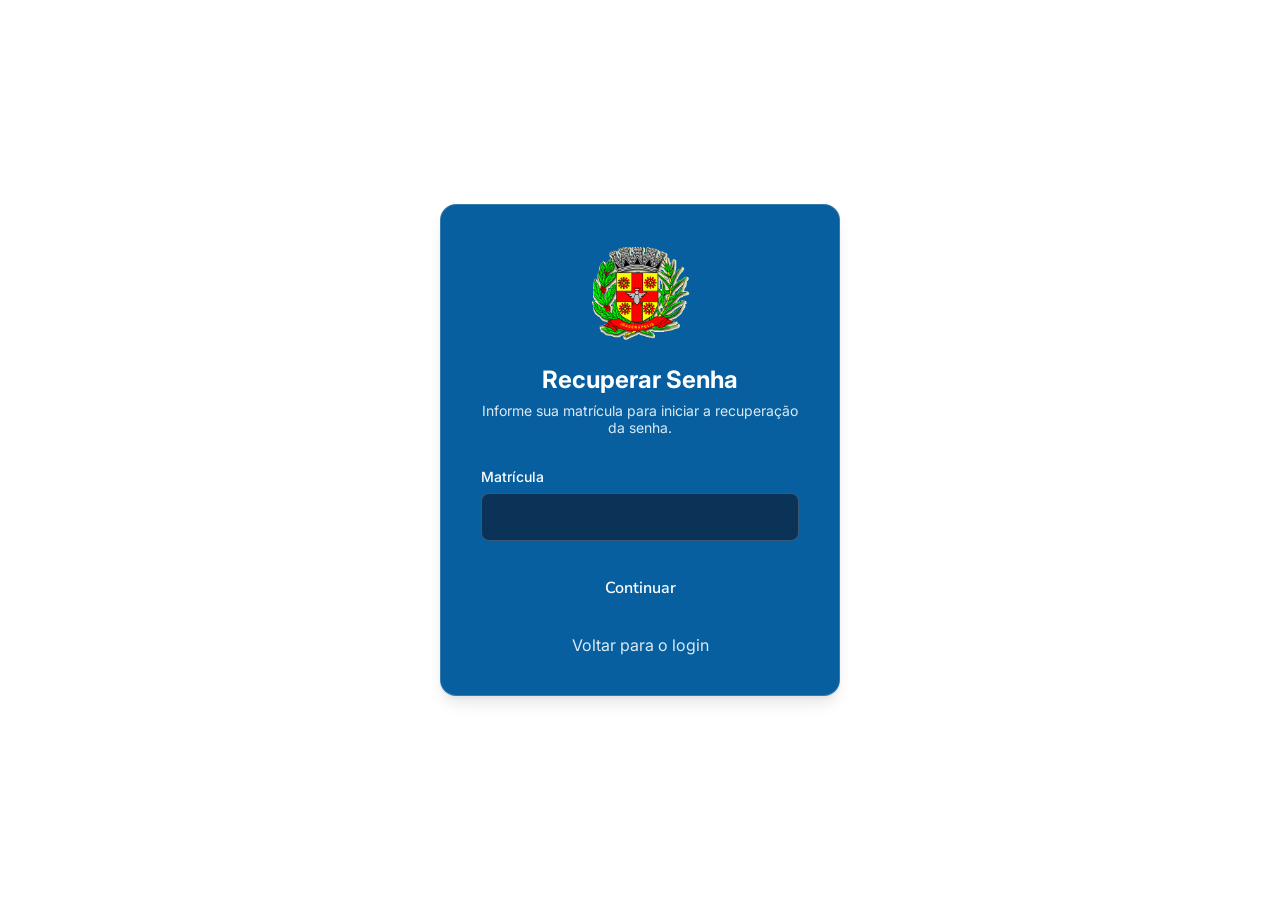
<file: frontend/recuperar-senha.html>
<!DOCTYPE html>
<html lang="pt-BR">

<head>

    <meta charset="UTF-8">

    <meta
        name="viewport"
        content="width=device-width, initial-scale=1.0"
    >

    <title>Recuperar Senha | SIGDEI</title>

    <link
        rel="stylesheet"
        href="assets/css/style.css"
    >

    <style>

        .auth-link {
            display: block;
            text-align: center;
            margin-top: 1.5rem;
            color: var(--text-muted);
            text-decoration: none;
        }

        .auth-link:hover {
            text-decoration: underline;
            color: var(--text-color);
        }

        .pergunta-box {
            padding: 1rem;
            border-radius: 8px;
            margin-bottom: 1.5rem;
            background: rgba(255,255,255,0.05);
        }

        .pergunta-box span {
            display: block;
            font-size: 0.75rem;
            color: var(--text-muted);
            margin-bottom: 0.5rem;
        }

        .pergunta-box strong {
            color: var(--text-color);
        }

        .password-info {
            color: var(--text-muted);
            font-size: 0.78rem;
            line-height: 1.5;
            margin-top: -1rem;
            margin-bottom: 1.5rem;
        }

    </style>

    <script src="assets/js/api.js"></script>
</head>


<body>


<div class="auth-container">

<div class="auth-card glass">


    <img
        src="assets/img/logo_prefeitura.png"
        alt="Logo Prefeitura"
        style="
            width: 100px;
            display: block;
            margin: 0 auto 1.5rem;
        "
    >


    <h1>Recuperar Senha</h1>


    <p id="descricao">

        Informe sua matrícula para iniciar
        a recuperação da senha.

    </p>


    <div
        id="alert-box"
        class="alert alert-error"
        style="display:none;"
    ></div>


    <!-- ===============================================
         ETAPA 1 - MATRÍCULA
    ================================================ -->

    <form id="form-matricula">

        <div class="form-group">

            <label class="form-label">
                Matrícula
            </label>

            <input
                type="text"
                id="matricula"
                class="form-control"
                autocomplete="off"
                required
            >

        </div>


        <button
            type="submit"
            class="btn btn-primary"
        >
            Continuar
        </button>

    </form>


    <!-- ===============================================
         ETAPA 2 - PERGUNTA
    ================================================ -->

    <form
        id="form-resposta"
        style="display:none;"
    >


        <div class="pergunta-box">

            <span>
                Sua pergunta de segurança:
            </span>

            <strong id="pergunta">
                -
            </strong>

        </div>


        <div class="form-group">

            <label class="form-label">
                Resposta
            </label>

            <input
                type="text"
                id="resposta"
                class="form-control"
                required
            >

        </div>


        <button
            type="submit"
            class="btn btn-primary"
        >
            Verificar resposta
        </button>


    </form>


    <!-- ===============================================
         ETAPA 3 - NOVA SENHA
    ================================================ -->

    <form
        id="form-nova-senha"
        style="display:none;"
    >


        <div class="form-group">

            <label class="form-label">
                Nova senha
            </label>

            <input
                type="password"
                id="nova-senha"
                class="form-control"
                required
            >

        </div>


        <div class="password-info">

            A senha deve possuir no mínimo
            6 caracteres, uma letra maiúscula,
            uma minúscula, um número e um
            caractere especial.

        </div>


        <div class="form-group">

            <label class="form-label">
                Confirmar senha
            </label>

            <input
                type="password"
                id="confirmar-senha"
                class="form-control"
                required
            >

        </div>


        <button
            type="submit"
            class="btn btn-primary"
        >
            Alterar senha
        </button>


    </form>


    <a
        href="index.html"
        class="auth-link"
    >
        Voltar para o login
    </a>


</div>

</div>


<script>

const API_URL =
    Sigdei.base;


let matriculaAtual = '';

let tokenRecuperacao = '';


const alertBox =
    document.getElementById(
        'alert-box'
    );


const descricao =
    document.getElementById(
        'descricao'
    );


// ========================================================
// FUNÇÕES
// ========================================================

function mostrarErro(mensagem) {

    alertBox.className =
        'alert alert-error';

    alertBox.textContent =
        mensagem;

    alertBox.style.display =
        'block';
}


function esconderAlerta() {

    alertBox.style.display =
        'none';
}


// ========================================================
// ETAPA 1
// ========================================================

document
    .getElementById(
        'form-matricula'
    )
    .addEventListener(
        'submit',
        async function (event) {

            event.preventDefault();

            esconderAlerta();


            matriculaAtual =
                document
                    .getElementById(
                        'matricula'
                    )
                    .value
                    .trim();


            try {

                const response =
                    await fetch(

                        `${API_URL}/recuperar-senha/pergunta/`,

                        {

                            method: 'POST',

                            headers: {

                                'Content-Type':
                                    'application/json'

                            },

                            body:
                                JSON.stringify({

                                    matricula:
                                        matriculaAtual

                                })

                        }

                    );


                const data =
                    await response.json();


                if (!response.ok) {

                    mostrarErro(

                        data.error ||
                        'Não foi possível continuar.'

                    );

                    return;
                }


                document
                    .getElementById(
                        'pergunta'
                    )
                    .textContent =
                        data.pergunta;


                document
                    .getElementById(
                        'form-matricula'
                    )
                    .style.display =
                        'none';


                document
                    .getElementById(
                        'form-resposta'
                    )
                    .style.display =
                        'block';


                descricao.textContent =
                    'Responda à pergunta de segurança cadastrada na sua conta.';


            } catch (error) {

                console.error(error);

                mostrarErro(
                    'Erro ao conectar com o servidor.'
                );
            }

        }
    );


// ========================================================
// ETAPA 2
// ========================================================

document
    .getElementById(
        'form-resposta'
    )
    .addEventListener(
        'submit',
        async function (event) {

            event.preventDefault();

            esconderAlerta();


            const resposta =
                document
                    .getElementById(
                        'resposta'
                    )
                    .value
                    .trim();


            try {

                const response =
                    await fetch(

                        `${API_URL}/recuperar-senha/verificar/`,

                        {

                            method: 'POST',

                            headers: {

                                'Content-Type':
                                    'application/json'

                            },

                            body:
                                JSON.stringify({

                                    matricula:
                                        matriculaAtual,

                                    resposta:
                                        resposta

                                })

                        }

                    );


                const data =
                    await response.json();


                if (!response.ok) {

                    mostrarErro(

                        data.error ||
                        'Resposta incorreta.'

                    );

                    return;
                }


                tokenRecuperacao =
                    data.token;


                document
                    .getElementById(
                        'form-resposta'
                    )
                    .style.display =
                        'none';


                document
                    .getElementById(
                        'form-nova-senha'
                    )
                    .style.display =
                        'block';


                descricao.textContent =
                    'Resposta confirmada. Agora defina sua nova senha.';


            } catch (error) {

                console.error(error);

                mostrarErro(
                    'Erro ao conectar com o servidor.'
                );
            }

        }
    );


// ========================================================
// ETAPA 3
// ========================================================

document
    .getElementById(
        'form-nova-senha'
    )
    .addEventListener(
        'submit',
        async function (event) {

            event.preventDefault();

            esconderAlerta();


            const novaSenha =
                document
                    .getElementById(
                        'nova-senha'
                    )
                    .value;


            const confirmarSenha =
                document
                    .getElementById(
                        'confirmar-senha'
                    )
                    .value;


            if (
                novaSenha !==
                confirmarSenha
            ) {

                mostrarErro(
                    'As senhas não são iguais.'
                );

                return;
            }


            try {

                const response =
                    await fetch(

                        `${API_URL}/recuperar-senha/redefinir/`,

                        {

                            method: 'POST',

                            headers: {

                                'Content-Type':
                                    'application/json'

                            },

                            body:
                                JSON.stringify({

                                    token:
                                        tokenRecuperacao,

                                    nova_senha:
                                        novaSenha

                                })

                        }

                    );


                const data =
                    await response.json();


                if (!response.ok) {

                    let mensagem =
                        data.error || data;


                    if (
                        typeof mensagem ===
                        'object'
                    ) {

                        mensagem =
                            JSON.stringify(
                                mensagem
                            );
                    }


                    mostrarErro(
                        mensagem
                    );

                    return;
                }


                alert(
                    'Senha alterada com sucesso!'
                );


                window.location.href =
                    'index.html';


            } catch (error) {

                console.error(error);

                mostrarErro(
                    'Erro ao conectar com o servidor.'
                );
            }

        }
    );

</script>


</body>

</html>
</file>
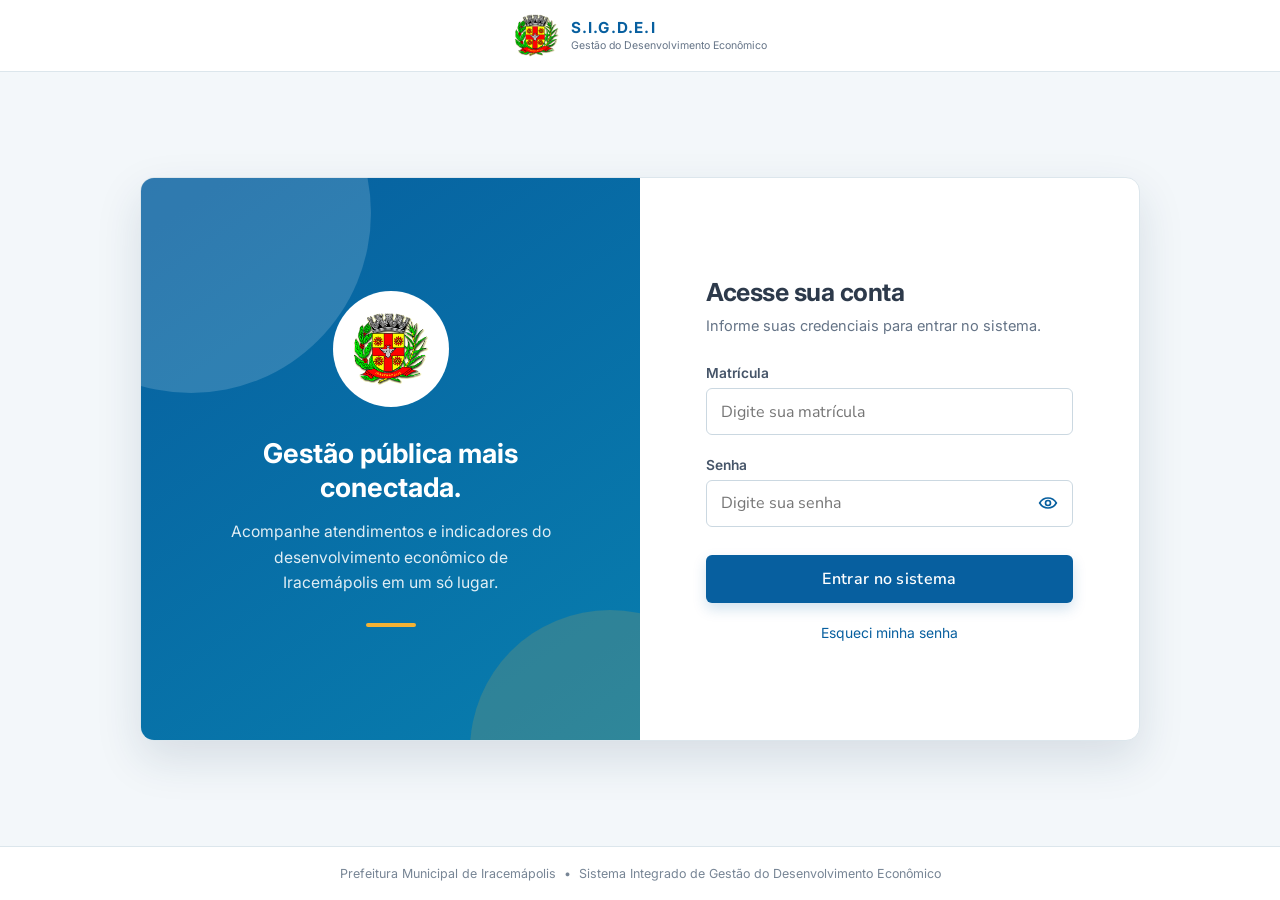
<file: frontend/usuarios.html>
<!DOCTYPE html>
<html lang="pt-BR">

<head>

    <meta charset="UTF-8">

    <meta
        name="viewport"
        content="width=device-width, initial-scale=1.0"
    >

    <title>
        Usuários | SIGDEI
    </title>


    <link
        rel="stylesheet"
        href="assets/css/style.css"
    >


    <link
        rel="stylesheet"
        href="https://cdnjs.cloudflare.com/ajax/libs/font-awesome/6.4.0/css/all.min.css"
    >


    <style>

        .grid-form {

            display: grid;

            grid-template-columns:
                repeat(
                    auto-fit,
                    minmax(200px, 1fr)
                );

            gap: 1rem;
        }


        .form-control {
            background: #064a7d;
        }


        .modal-overlay {

            position: fixed;

            inset: 0;

            background:
                rgba(0,0,0,0.6);

            display: flex;

            justify-content: center;

            align-items: center;

            z-index: 1000;

            opacity: 0;

            pointer-events: none;

            transition:
                opacity 0.3s ease;
        }


        .modal-overlay.active {

            opacity: 1;

            pointer-events: all;
        }


        .modal-box {

            background: #ffffff;

            color: #26364a;

            width: 90%;

            max-width: 420px;

            border-radius: 12px;

            overflow: hidden;

            box-shadow:
                0 10px 25px
                rgba(0,0,0,0.5);
        }


        .modal-header {

            padding: 1.5rem;

            border-bottom:
                1px solid #dce6ec;

            display: flex;

            justify-content:
                space-between;

            align-items: center;
        }


        .modal-body {
            padding: 1.5rem;
        }


        .close-btn {

            border: none;

            background: none;

            font-size: 1.5rem;

            cursor: pointer;

            color: #657487;
        }


        .password-help {

            display: block;

            margin-top: 0.4rem;

            color: var(--text-muted);

            font-size: 0.75rem;

            line-height: 1.4;
        }


        .filter-grid {

            display: grid;

            grid-template-columns:
                2fr 1fr auto auto;

            gap: 1rem;

            align-items: end;
        }


        @media(max-width: 900px) {

            .filter-grid {

                grid-template-columns:
                    1fr;
            }
        }

    </style>

    <script src="assets/js/api.js"></script>
</head>


<body>


<div class="app-container">


<!-- =====================================================
     SIDEBAR
====================================================== -->

<aside class="sidebar">

    <div class="sidebar-logo">

        <img
            src="assets/img/logo_prefeitura.png"
            alt="Logo Prefeitura"
            style="height:35px;"
        >

        <span>
            SIGDEI
        </span>

    </div>


    <ul class="nav-menu">

        <li>
            <a
                href="dashboard.html"
                class="nav-link"
            >
                <i class="fa-solid fa-chart-pie"></i>
                Painel de Controle
            </a>
        </li>






        <li>
            <a
                href="indicadores.html"
                class="nav-link"
            >
                <i class="fa-solid fa-chart-bar"></i>
                Indicadores
            </a>
        </li>


        <li>
            <a
                href="usuarios.html"
                class="nav-link active"
            >
                <i class="fa-solid fa-users"></i>
                Usuários
            </a>
        </li>


        <li>
            <a
                href="configuracoes.html"
                class="nav-link"
            >
                <i class="fa-solid fa-gear"></i>
                Configurações
            </a>
        </li>

    </ul>

</aside>


<!-- =====================================================
     CONTEÚDO
====================================================== -->

<main class="main-content">


<header
    class="header glass"
    style="
        padding:1rem 2rem;
        border-radius:12px;
        margin-bottom:2rem;
    "
>

    <h2 class="page-title">
        Gerenciamento de Usuários
    </h2>


    <div class="user-profile">

        <div
            class="user-info"
            style="text-align:right;"
        >

            <h4 id="user-name">
                Carregando...
            </h4>

            <p id="user-role">
                Carregando...
            </p>

        </div>


        <div
            id="user-avatar"
            style="
                width:40px;
                height:40px;
                border-radius:50%;
                background:var(--primary-color);
                display:flex;
                align-items:center;
                justify-content:center;
                font-weight:bold;
            "
        >
            -
        </div>


        <a
            href="#"
            id="logout-btn"
            title="Sair"
            style="
                color:var(--text-muted);
                margin-left:1rem;
            "
        >

            <i class="fa-solid fa-right-from-bracket"></i>

        </a>

    </div>

</header>


<div
    id="alert-box"
    class="alert"
    style="display:none;"
></div>


<!-- =====================================================
     CADASTRO - ADMIN
====================================================== -->

<section
    id="painel-cadastro"
    class="glass"
    style="
        padding:2rem;
        margin-bottom:2rem;
        display:none;
    "
>

    <h3 style="margin-bottom:1.5rem;">

        <i class="fa-solid fa-user-plus"></i>

        Novo Usuário

    </h3>


    <form id="form-cadastro">


        <div class="grid-form">


            <div class="form-group">

                <label class="form-label">
                    Matrícula
                </label>

                <input
                    type="text"
                    id="matricula"
                    class="form-control"
                    required
                >

            </div>


            <div class="form-group">

                <label class="form-label">
                    Nome Completo
                </label>

                <input
                    type="text"
                    id="nome"
                    class="form-control"
                    required
                >

            </div>


            <div class="form-group">

                <label class="form-label">
                    Função / Cargo
                </label>

                <input
                    type="text"
                    id="funcao"
                    class="form-control"
                    required
                >

            </div>


            <div class="form-group">

                <label class="form-label">
                    Setor
                </label>

                <select
                    id="id_setor"
                    class="form-control"
                    required
                ></select>

            </div>


            <div class="form-group">

                <label class="form-label">
                    Nível de Acesso
                </label>

                <select
                    id="nivel_acesso"
                    class="form-control"
                    required
                >

                    <option value="Colaborador">
                        Colaborador
                    </option>

                    <option value="Gestor">
                        Gestor
                    </option>

                    <option value="Secretário">Secretário</option>

                    <option value="Administrador">
                        Administrador
                    </option>

                </select>

            </div>


            <div class="form-group">

                <label class="form-label" for="visao_estrategica">
                    <input type="checkbox" id="visao_estrategica" style="width:auto;vertical-align:middle;">
                    Conceder visão estratégica
                </label>

            </div>


            <div class="form-group">

                <label class="form-label">
                    Senha Temporária
                </label>

                <input
                    type="password"
                    id="senha"
                    class="form-control"
                    required
                >

                <span class="password-help">

                    Mínimo 6 caracteres,
                    com maiúscula, minúscula,
                    número e caractere especial.

                </span>

            </div>


        </div>


        <button
            type="submit"
            class="btn btn-primary"
            style="
                width:auto;
                margin-top:1rem;
            "
        >

            <i class="fa-solid fa-user-plus"></i>

            Cadastrar Usuário

        </button>


    </form>

</section>


<!-- =====================================================
     FILTROS
====================================================== -->

<section
    class="glass"
    style="
        padding:2rem;
        margin-bottom:2rem;
    "
>

    <h3 style="margin-bottom:1rem;">

        <i class="fa-solid fa-magnifying-glass"></i>

        Consultar Usuários

    </h3>


    <form
        id="form-busca"
        class="filter-grid"
    >


        <div class="form-group" style="margin:0;">

            <label class="form-label">
                Nome ou Matrícula
            </label>

            <input
                type="text"
                id="search"
                class="form-control"
                placeholder="Pesquisar..."
            >

        </div>


        <div class="form-group" style="margin:0;">

            <label class="form-label">
                Setor
            </label>

            <select
                id="filter_setor"
                class="form-control"
            >

                <option value="todos">
                    Todos
                </option>

            </select>

        </div>


        <button
            type="submit"
            class="btn btn-primary"
            style="width:auto;"
        >

            <i class="fa-solid fa-search"></i>

            Buscar

        </button>


        <button
            type="button"
            id="btn-limpar"
            class="btn"
            style="
                display:none;
                background:var(--status-gray);
                color:white;
            "
        >

            Limpar

        </button>


    </form>

</section>


<!-- =====================================================
     LISTA
====================================================== -->

<section
    class="glass"
    style="padding:2rem;"
>

    <h3
        id="lista-titulo"
        style="margin-bottom:1rem;"
    >
        Lista de Usuários
    </h3>


    <div class="table-container">

        <table
            class="data-table"
            id="table-usuarios"
        >

            <thead>

                <tr>

                    <th>Matrícula</th>

                    <th>Nome</th>

                    <th>Função</th>

                    <th>Setor</th>

                    <th>Nível</th>

                    <th id="coluna-acoes">
                        Ações
                    </th>

                </tr>

            </thead>


            <tbody>

                <tr>

                    <td
                        colspan="6"
                        style="text-align:center;"
                    >
                        Carregando...
                    </td>

                </tr>

            </tbody>

        </table>

    </div>

</section>


</main>

</div>


<script>

const API_URL =
    Sigdei.base;


const token =
    localStorage.getItem('jwt_token');


const user =
    JSON.parse(
        localStorage.getItem('user') ||
        'null'
    );


// ========================================================
// AUTENTICAÇÃO
// ========================================================

if (!token || !user) {

    window.location.href =
        'index.html';
}


if (user && user.primeiro_acesso) {

    window.location.href =
        'primeiro-acesso.html';
}


if (
    user &&
    user.nivel_acesso !== 'Administrador' &&
    user.nivel_acesso !== 'Gestor'
) {

    window.location.href =
        'dashboard.html';
}


// ========================================================
// CABEÇALHO
// ========================================================

document
    .getElementById('user-name')
    .textContent =
        user.nome;


document
    .getElementById('user-role')
    .textContent =
        user.nivel_acesso;


document
    .getElementById('user-avatar')
    .textContent =
        user.nome
            ? user.nome.charAt(0).toUpperCase()
            : '?';


// ========================================================
// ADMIN
// ========================================================

if (
    user.nivel_acesso ===
    'Administrador'
) {

    document
        .getElementById(
            'painel-cadastro'
        )
        .style.display =
            'block';

}


// ========================================================
// LOGOUT
// ========================================================

document
    .getElementById('logout-btn')
    .addEventListener(
        'click',
        function (event) {

            event.preventDefault();

            localStorage.clear();

            window.location.href =
                'index.html';

        }
    );


// ========================================================
// CONFIGURAÇÃO API
// ========================================================

const apiHeaders = {

    'Authorization':
        `Bearer ${token}`,

    'Content-Type':
        'application/json'

};


let usuariosList = [];

let setoresMap = {};


// ========================================================
// ALERTA
// ========================================================

function mostrarAlerta(
    mensagem,
    erro = false
) {

    const box =
        document.getElementById(
            'alert-box'
        );


    box.className =
        erro
            ? 'alert alert-error'
            : 'alert alert-success';


    box.textContent =
        mensagem;


    box.style.display =
        'block';


    setTimeout(
        function () {

            box.style.display =
                'none';

        },
        4000
    );

}


// ========================================================
// INICIALIZAÇÃO
// ========================================================

async function init() {

    try {

        const [
            setoresResponse,
            usuariosResponse
        ] = await Promise.all([

            fetch(
                `${API_URL}/setores/`,
                {
                    headers:
                        apiHeaders
                }
            ),

            fetch(
                `${API_URL}/usuarios/`,
                {
                    headers:
                        apiHeaders
                }
            )

        ]);


        if (
            setoresResponse.status === 401 ||
            usuariosResponse.status === 401
        ) {

            localStorage.clear();

            window.location.href =
                'index.html';

            return;
        }


        if (
            !setoresResponse.ok ||
            !usuariosResponse.ok
        ) {

            mostrarAlerta(
                'Erro ao carregar os dados.',
                true
            );

            return;
        }


        const setores =
            await setoresResponse.json();


        usuariosList =
            await usuariosResponse.json();


        setoresMap = {};


        const selectCadastro =
            document.getElementById(
                'id_setor'
            );


        const selectFiltro =
            document.getElementById(
                'filter_setor'
            );


        selectCadastro.replaceChildren();

        selectFiltro.innerHTML =
            '<option value="todos">Todos</option>';


        setores.forEach(
            function (setor) {

                setoresMap[
                    setor.id_setor
                ] =
                    setor.nome;


                selectCadastro.append(new Option(setor.nome, setor.id_setor));
                selectFiltro.append(new Option(setor.nome, setor.id_setor));

            }
        );


        if (
            user.nivel_acesso ===
            'Gestor'
        ) {

            selectFiltro.value =
                String(user.id_setor);

            selectFiltro.disabled =
                true;


            document
                .getElementById(
                    'lista-titulo'
                )
                .textContent =
                    'Usuários do Setor: ' +
                    (
                        setoresMap[
                            user.id_setor
                        ] ||
                        ''
                    );
        }


        renderUsuarios();


    } catch (error) {

        console.error(error);

        mostrarAlerta(
            'Erro ao conectar com a API.',
            true
        );
    }

}


// ========================================================
// RENDERIZAR USUÁRIOS
// ========================================================

function htmlText(text) {
    const node = document.createElement('span');
    node.textContent = text;
    return node.innerHTML;
}

function renderUsuarios() {

    const tbody =
        document.querySelector(
            '#table-usuarios tbody'
        );


    tbody.innerHTML = '';


    const termo =
        document
            .getElementById('search')
            .value
            .trim()
            .toLowerCase();


    const filtroSetor =
        document
            .getElementById(
                'filter_setor'
            )
            .value;


    let filtrados =
        [...usuariosList];


    if (termo) {

        filtrados =
            filtrados.filter(
                function (usuario) {

                    return (

                        String(
                            usuario.nome || ''
                        )
                        .toLowerCase()
                        .includes(termo)

                        ||

                        String(
                            usuario.matricula || ''
                        )
                        .toLowerCase()
                        .includes(termo)

                    );

                }
            );
    }


    if (
        filtroSetor !==
        'todos'
    ) {

        filtrados =
            filtrados.filter(
                function (usuario) {

                    return (
                        String(
                            usuario.id_setor
                        )
                        ===
                        String(
                            filtroSetor
                        )
                    );

                }
            );
    }


    document
        .getElementById(
            'btn-limpar'
        )
        .style.display =
            termo ||
            (
                filtroSetor !==
                'todos' &&
                user.nivel_acesso !==
                'Gestor'
            )
            ? 'inline-block'
            : 'none';


    if (
        filtrados.length === 0
    ) {

        tbody.innerHTML =
            `
            <tr>
                <td
                    colspan="6"
                    style="text-align:center;"
                >
                    Nenhum usuário encontrado.
                </td>
            </tr>
            `;

        return;
    }


    filtrados.forEach(
        function (usuario) {

            const setor =
                setoresMap[
                    usuario.id_setor
                ] ||
                'Não informado';


            let nivel = htmlText(usuario.nivel_acesso);


            if (
                nivel ===
                'Administrador'
            ) {

                nivel =
                    `
                    <span
                        style="
                            color:var(--status-green);
                            font-weight:bold;
                        "
                    >
                        <i class="fa-solid fa-shield-halved"></i>
                        Administrador
                    </span>
                    `;
            }


            let acoes = '';


            // RN03: nem o administrador pode redefinir a senha de terceiros.
            if (
                user.nivel_acesso ===
                'Administrador'
            ) {

                acoes += `
                    <button class="btn btn-sm" onclick="alternarVisaoEstrategica(${usuario.id_usuario}, ${!usuario.visao_estrategica})"
                        title="${usuario.visao_estrategica ? 'Revogar' : 'Conceder'} visão estratégica">
                        ${usuario.visao_estrategica ? 'Revogar IC' : 'Conceder IC'}
                    </button>
                `;

                if (
                    usuario.id_usuario !==
                    user.id_usuario
                ) {

                    acoes +=
                        `
                        <button
                            class="btn btn-sm"
                            style="
                                background:var(--status-red);
                                color:white;
                            "
                            onclick="excluirUsuario(
                                ${usuario.id_usuario}
                            )"
                            title="Excluir usuário"
                        >
                            <i class="fa-solid fa-trash"></i>
                        </button>
                        `;
                }
            }


            tbody.innerHTML +=
                `
                <tr>

                    <td>
                        ${htmlText(usuario.matricula)}
                    </td>

                    <td>
                        <strong>
                            ${htmlText(usuario.nome)}
                        </strong>
                    </td>

                    <td>
                        ${htmlText(usuario.funcao || '-')}
                    </td>

                    <td>
                        <span
                            class="
                                status-tag
                                status-encerrado
                            "
                        >
                            ${htmlText(setor)}
                        </span>
                    </td>

                    <td>
                        ${nivel}
                    </td>

                    <td>
                        ${acoes || '-'}
                    </td>

                </tr>
                `;

        }
    );

}


// ========================================================
// BUSCA
// ========================================================

document
    .getElementById(
        'form-busca'
    )
    .addEventListener(
        'submit',
        function (event) {

            event.preventDefault();

            renderUsuarios();

        }
    );


document
    .getElementById(
        'filter_setor'
    )
    .addEventListener(
        'change',
        renderUsuarios
    );


document
    .getElementById(
        'btn-limpar'
    )
    .addEventListener(
        'click',
        function () {

            document
                .getElementById(
                    'search'
                )
                .value = '';


            if (
                user.nivel_acesso ===
                'Administrador'
            ) {

                document
                    .getElementById(
                        'filter_setor'
                    )
                    .value =
                        'todos';
            }


            renderUsuarios();

        }
    );


// ========================================================
// CADASTRO
// ========================================================

document
    .getElementById(
        'form-cadastro'
    )
    .addEventListener(
        'submit',
        async function (event) {

            event.preventDefault();


            if (
                user.nivel_acesso !==
                'Administrador'
            ) {

                mostrarAlerta(
                    'Apenas administradores podem cadastrar usuários.',
                    true
                );

                return;
            }


            const body = {

                matricula:
                    document
                        .getElementById(
                            'matricula'
                        )
                        .value
                        .trim(),

                nome:
                    document
                        .getElementById(
                            'nome'
                        )
                        .value
                        .trim(),

                funcao:
                    document
                        .getElementById(
                            'funcao'
                        )
                        .value
                        .trim(),

                id_setor:
                    Number(
                        document
                            .getElementById(
                                'id_setor'
                            )
                            .value
                    ),

                nivel_acesso:
                    document
                        .getElementById(
                            'nivel_acesso'
                        )
                        .value,

                visao_estrategica:
                    document.getElementById('visao_estrategica').checked,

                senha:
                    document
                        .getElementById(
                            'senha'
                        )
                        .value

            };


            try {

                const response =
                    await fetch(

                        `${API_URL}/usuarios/`,

                        {

                            method:
                                'POST',

                            headers:
                                apiHeaders,

                            body:
                                JSON.stringify(
                                    body
                                )

                        }

                    );


                const data =
                    await response.json();


                if (!response.ok) {

                    mostrarAlerta(
                        formatarErro(data),
                        true
                    );

                    return;
                }


                mostrarAlerta(
                    'Usuário cadastrado com sucesso!'
                );


                event.target.reset();


                await init();


            } catch (error) {

                console.error(error);

                mostrarAlerta(
                    'Erro ao cadastrar usuário.',
                    true
                );
            }

        }
    );


// ========================================================
// EXCLUIR
// ========================================================

window.alternarVisaoEstrategica = async function (id, conceder) {
    if (user.nivel_acesso !== 'Administrador') return;
    try {
        const response = await fetch(`${API_URL}/usuarios/${id}/`, {
            method: 'PATCH',
            headers: { ...apiHeaders, 'Content-Type': 'application/json' },
            body: JSON.stringify({ visao_estrategica: conceder })
        });
        if (!response.ok) throw new Error(formatarErro(await response.json()));
        mostrarAlerta(conceder ? 'Visão estratégica concedida.' : 'Visão estratégica revogada.');
        if (Number(id) === Number(user.id_usuario)) {
            user.visao_estrategica = conceder;
            localStorage.setItem('user', JSON.stringify(user));
            window.top.location.reload();
            return;
        }
        await init();
    } catch (error) {
        mostrarAlerta(error.message, true);
    }
};

window.excluirUsuario =
    async function (id) {

        if (
            user.nivel_acesso !==
            'Administrador'
        ) {

            return;
        }


        if (
            Number(id) ===
            Number(user.id_usuario)
        ) {

            mostrarAlerta(
                'Você não pode excluir seu próprio usuário.',
                true
            );

            return;
        }


        if (
            !confirm(
                'Tem certeza que deseja excluir este usuário?'
            )
        ) {

            return;
        }


        try {

            const response =
                await fetch(

                    `${API_URL}/usuarios/${id}/`,

                    {

                        method:
                            'DELETE',

                        headers:
                            apiHeaders

                    }

                );


            if (!response.ok) {

                const data =
                    await response.json();

                mostrarAlerta(
                    formatarErro(data),
                    true
                );

                return;
            }


            mostrarAlerta(
                'Usuário excluído com sucesso!'
            );


            await init();


        } catch (error) {

            console.error(error);

            mostrarAlerta(
                'Erro ao excluir usuário.',
                true
            );
        }

    };


// ========================================================
// FORMATAR ERRO DA API
// ========================================================

function formatarErro(data) {

    if (!data) {

        return 'Erro inesperado.';
    }


    if (
        typeof data.error ===
        'string'
    ) {

        return data.error;
    }


    const mensagens = [];


    Object.keys(data)
        .forEach(
            function (campo) {

                const valor =
                    data[campo];


                if (
                    Array.isArray(valor)
                ) {

                    mensagens.push(
                        valor.join(' ')
                    );

                } else {

                    mensagens.push(
                        String(valor)
                    );
                }

            }
        );


    return (
        mensagens.join(' ') ||
        'Erro inesperado.'
    );

}


// ========================================================
// INICIAR
// ========================================================

init();

</script>

</body>

</html>
</file>
<file: frontend/assets/css/style.css>
@import url('https://fonts.googleapis.com/css2?family=Inter:wght@300;400;500;600;700&family=Nunito+Sans:wght@400;500;600;700&display=swap');

:root {
    /* Paleta institucional SIGDEI */
    --bg-color: #f3f7fa;
    --surface-color: #075f9f;
    --primary-color: #075f9f;
    --primary-hover: #064a7d;
    --accent-color: #f4b233;
    --text-color: #ffffff;
    --text-muted: #dbeaf4;
    --ink-color: #26364a;
    --border-color: rgba(255, 255, 255, 0.18);
    
    --status-green: #10b981;
    --status-yellow: #f4b233;
    --status-red: #ef4444;
    --status-gray: #afa7a7;
    
    --shadow-sm: 0 1px 2px 0 rgba(0, 0, 0, 0.05);
    --shadow-md: 0 4px 6px -1px rgba(0, 0, 0, 0.1), 0 2px 4px -1px rgba(0, 0, 0, 0.06);
    --shadow-lg: 0 10px 15px -3px rgba(0, 0, 0, 0.1), 0 4px 6px -2px rgba(0, 0, 0, 0.05);
}

* {
    margin: 0;
    padding: 0;
    box-sizing: border-box;
    font-family: 'Inter', sans-serif;
}

body {
    background-color: #ffffff;
    color: var(--text-color);
    min-height: 100vh;
    display: flex;
    flex-direction: column;
    background-image: none;
}

/* Glassmorphism utility */
.glass {
    background: var(--surface-color);
    backdrop-filter: blur(12px);
    -webkit-backdrop-filter: blur(12px);
    border: 1px solid var(--border-color);
    border-radius: 16px;
    box-shadow: var(--shadow-lg);
}

/* Auth Pages */
.auth-container {
    display: flex;
    justify-content: center;
    align-items: center;
    flex: 1;
    padding: 2rem;
}

.auth-card {
    width: 100%;
    max-width: 400px;
    padding: 2.5rem;
    animation: slideUp 0.5s ease-out;
}

.auth-card h1 {
    font-size: 1.5rem;
    font-weight: 700;
    margin-bottom: 0.5rem;
    text-align: center;
}

.auth-card p {
    color: var(--text-muted);
    text-align: center;
    margin-bottom: 2rem;
    font-size: 0.875rem;
}

/* As áreas funcionais preservam o azul institucional; o entorno permanece branco. */
.app-container .main-content {
    background: #ffffff;
}

.app-container .glass {
    background: var(--surface-color);
}

.app-container .form-control {
    background: #064a7d !important;
    color: #ffffff !important;
    border-color: rgba(255, 255, 255, 0.22);
}

/* Forms */
.form-group {
    margin-bottom: 1.5rem;
}

.form-label {
    display: block;
    font-size: 0.875rem;
    font-weight: 500;
    margin-bottom: 0.5rem;
    color: var(--text-color);
}

.form-control {
    width: 100%;
    padding: 0.75rem 1rem;
    background: rgba(15, 23, 42, 0.6);
    border: 1px solid var(--border-color);
    border-radius: 8px;
    color: var(--text-color);
    font-size: 1rem;
    transition: all 0.3s ease;
}

.form-control:focus {
    outline: none;
    border-color: var(--primary-color);
    box-shadow: 0 0 0 3px rgba(59, 130, 246, 0.3);
}

.btn {
    display: inline-block;
    padding: 0.75rem 1.5rem;
    border-radius: 8px;
    font-weight: 600;
    text-align: center;
    cursor: pointer;
    transition: all 0.3s ease;
    border: none;
    font-size: 1rem;
    text-decoration: none;
}

.btn-primary {
    background-color: var(--primary-color);
    color: #ffffff;
    width: 100%;
}

.btn-primary:hover {
    background-color: var(--primary-hover);
    transform: translateY(-1px);
    box-shadow: 0 4px 12px rgba(59, 130, 246, 0.4);
}

.btn-sm {
    padding: 0.5rem 1rem;
    font-size: 0.875rem;
}

/* Dashboard Layout */
.app-container {
    display: flex;
    min-height: 100vh;
}

.sidebar {
    width: 260px;
    padding: 1.5rem;
    display: flex;
    flex-direction: column;
    border-right: 1px solid var(--border-color);
    background: #075f9f;
    backdrop-filter: blur(10px);
    position: sticky;
    top: 0;
    height: 100vh;
}

.sidebar-logo {
    font-size: 1.25rem;
    font-weight: 700;
    color: var(--text-color);
    margin-bottom: 2rem;
    display: flex;
    align-items: center;
    gap: 0.5rem;
}

.nav-menu {
    list-style: none;
    display: flex;
    flex-direction: column;
    gap: 0.5rem;
}

.nav-link {
    display: flex;
    align-items: center;
    gap: 0.75rem;
    padding: 0.75rem 1rem;
    color: var(--text-muted);
    text-decoration: none;
    border-radius: 8px;
    transition: all 0.2s;
    font-weight: 500;
}

.nav-link:hover, .nav-link.active {
    background: rgba(11, 10, 10, 0.1);
    color: var(--text-color);
}

.nav-link.active {
    border-left: 3px solid var(--primary-color);
    border-radius: 0 8px 8px 0;
}

.main-content {
    flex: 1;
    padding: 2rem;
    overflow-y: auto;
}

.header {
    display: flex;
    justify-content: space-between;
    align-items: center;
    margin-bottom: 2rem;
}

.page-title {
    font-size: 1.5rem;
    font-weight: 600;
}

.user-profile {
    display: flex;
    align-items: center;
    gap: 1rem;
}

.user-info h4 {
    font-size: 0.875rem;
    margin-bottom: 0.25rem;
}

.user-info p {
    font-size: 0.75rem;
    color: var(--text-muted);
}

/* Menu superior do dashboard */
.topbar {
    min-height: 72px;
    display: flex;
    align-items: center;
    justify-content: space-between;
    gap: 1.5rem;
    padding: 0.875rem 1.5rem;
    margin-bottom: 2rem;
    background: #ffffff;
    border: 1px solid #dce6ec;
    border-radius: 12px;
    box-shadow: 0 4px 14px rgba(38, 54, 74, 0.08);
}

.topbar .page-title,
.topbar .user-info h4 {
    color: #26364a;
}

.topbar .user-info p {
    color: #657487;
}

.topbar-avatar {
    width: 42px;
    height: 42px;
    display: flex;
    align-items: center;
    justify-content: center;
    flex: 0 0 42px;
    border-radius: 50%;
    color: #ffffff;
    background: #075f9f;
    font-weight: 700;
    font-size: 1rem;
}

.topbar-logout {
    display: inline-flex;
    align-items: center;
    gap: 0.45rem;
    padding: 0.55rem 0.75rem;
    border: 1px solid #dce6ec;
    border-radius: 7px;
    color: #064a7d;
    background: #ffffff;
    font-size: 0.875rem;
    font-weight: 600;
    text-decoration: none;
    transition: background 0.2s ease, border-color 0.2s ease;
}

.topbar-logout:hover {
    color: #ffffff;
    background: #064a7d;
    border-color: #064a7d;
}

/* Navbar horizontal do sistema */
.app-container {
    display: flex;
    flex-direction: row;
}

.top-navbar {
    min-height: 74px;
    display: flex;
    align-items: center;
    gap: 1.25rem;
    padding: 0.65rem 1.5rem;
    background: #ffffff;
    border-bottom: 1px solid #dce6ec;
    box-shadow: 0 3px 12px rgba(38, 54, 74, 0.07);
}

.topbar-brand {
    display: inline-flex;
    align-items: center;
    flex: 0 0 auto;
    gap: 0.65rem;
    color: #075f9f;
    font-size: 1.1rem;
    font-weight: 800;
    text-decoration: none;
}

.topnav-menu {
    display: flex;
    align-items: center;
    flex: 1;
    gap: 0.2rem;
    min-width: 0;
    margin: 0;
    padding: 0;
    list-style: none;
    overflow-x: auto;
}

.topnav-menu .nav-link {
    white-space: nowrap;
    color: #465569;
    padding: 0.6rem 0.72rem;
    font-size: 0.85rem;
}

.topnav-menu .nav-link:hover,
.topnav-menu .nav-link.active {
    color: #075f9f;
    background: #eef6fb;
}

.topnav-menu .nav-link.active {
    border-left: 0;
    border-bottom: 3px solid #f4b233;
    border-radius: 7px 7px 3px 3px;
}

.topnav-account {
    display: flex;
    align-items: center;
    gap: 0.65rem;
    flex: 0 0 auto;
}

.topnav-account .user-info {
    text-align: right;
}

.topnav-account .user-info h4 {
    color: #26364a;
}

.topnav-account .user-info p {
    color: #657487;
}

.top-navbar + .main-content {
    width: 100%;
    min-height: calc(100vh - 74px);
}

@media (max-width: 620px) {
    .topbar { padding: 0.75rem 1rem; }
    .topbar .page-title { font-size: 1.15rem; }
    .topbar .user-info { display: none; }
    .topbar-logout span { display: none; }
    .topbar-logout { padding: 0.55rem; }
    .top-navbar { align-items: flex-start; flex-wrap: wrap; padding: 0.65rem 1rem; }
    .topnav-menu { order: 3; flex-basis: 100%; }
    .topnav-account .user-info { display: none; }
}

/* Dashboard: composição clara com barra superior e menu lateral */
.sidebar {
    width: 200px;
    padding: 1.25rem 0.8rem;
    background: #053f67;
    border-right: 0;
}

.sidebar-logo {
    padding: 0 0.55rem;
    margin-bottom: 1.5rem;
    color: #ffffff;
}

.nav-link {
    color: #d6e7f2;
    border-radius: 6px;
}

.nav-link:hover,
.nav-link.active {
    color: #ffffff;
    background: rgba(255, 255, 255, 0.12);
}

.nav-link.active {
    border-left-color: #f4b233;
}

.dashboard-page .main-content {
    padding: 0 1.25rem 2rem;
    background: #f4f8fb;
}

.dashboard-page .topbar {
    min-height: 72px;
    padding: 0.8rem 1.5rem;
    margin: 0 -1.25rem 1.5rem;
    border: 0;
    border-bottom: 1px solid #dce6ec;
    border-radius: 0;
    box-shadow: 0 2px 8px rgba(38, 54, 74, 0.06);
}

.dashboard-page .topbar .page-title::before {
    content: 'Dashboard interno';
    display: block;
    margin-bottom: 2px;
    color: #657487;
    font-size: 0.69rem;
    font-weight: 500;
    letter-spacing: .02em;
}

.dashboard-page .glass {
    color: #26364a;
    background: #ffffff;
    border: 1px solid #e1eaf0;
    box-shadow: 0 3px 10px rgba(38, 54, 74, 0.07);
}

.dashboard-page .glass [style*="color: #fff"],
.dashboard-page .glass [style*="color:#fff"] {
    color: #26364a !important;
}

.dashboard-page .glass .form-label,
.dashboard-page .glass [style*="color: var(--text-muted)"] {
    color: #657487 !important;
}

.dashboard-page .glass .form-control {
    color: #26364a !important;
    background: #ffffff !important;
    border-color: #cbd8e1 !important;
}

.dashboard-page .glass .btn-primary {
    color: #ffffff !important;
    background: #075f9f !important;
}

.dashboard-page .glass .btn-primary:hover {
    background: #064a7d !important;
}

.dashboard-page .glass .btn:not(.btn-primary) {
    color: #075f9f !important;
    background: #eef6fb !important;
    border-color: #c9e2f0 !important;
}

/* Padrão compartilhado por todas as páginas internas */
.app-container .sidebar {
    width: 200px;
    padding: 1.25rem 0.8rem;
    background: #053f67;
    border-right: 0;
}

.app-container .sidebar-logo {
    padding: 0 0.55rem;
    margin-bottom: 1.5rem;
    color: #ffffff;
}

.app-container .sidebar .nav-link {
    color: #d6e7f2;
    border-radius: 6px;
    font-weight: 400;
}

.app-container .sidebar .nav-link:hover,
.app-container .sidebar .nav-link.active {
    color: #ffffff;
    background: rgba(255, 255, 255, 0.12);
}

.app-container .sidebar .nav-link.active {
    border-left-color: #f4b233;
}

.app-container .main-content {
    padding: 0 1.25rem 2rem;
    background: #f4f8fb;
}

.app-container .main-content > .header {
    min-height: 72px;
    padding: 0.8rem 1.5rem !important;
    margin: 0 -1.25rem 1.5rem !important;
    background: #ffffff !important;
    border: 0 !important;
    border-bottom: 1px solid #dce6ec !important;
    border-radius: 0 !important;
    box-shadow: 0 2px 8px rgba(38, 54, 74, 0.06) !important;
}

.app-container .main-content > .header .page-title,
.app-container .main-content > .header .user-info h4 {
    color: #26364a;
}

.app-container .main-content > .header .user-info p {
    color: #657487;
}

.app-container .main-content > .header .user-profile > div[id="user-avatar"] {
    width: 42px !important;
    height: 42px !important;
    flex: 0 0 42px;
    color: #ffffff;
    background: #075f9f !important;
    font-size: 1rem;
}

.app-container .main-content > .header #logout-btn {
    display: inline-flex;
    align-items: center;
    gap: 0.45rem;
    padding: 0.55rem 0.75rem;
    margin-left: 0 !important;
    border: 1px solid #dce6ec;
    border-radius: 7px;
    color: #064a7d !important;
    background: #ffffff;
    font-size: 0.875rem;
    font-weight: 600;
    text-decoration: none;
}

.app-container .main-content > .header #logout-btn::after {
    content: 'Sair';
}

.app-container .main-content > .header #logout-btn:hover {
    color: #ffffff !important;
    background: #064a7d;
    border-color: #064a7d;
}

.app-container .main-content .glass:not(.header) {
    color: #26364a;
    background: #ffffff;
    border: 1px solid #e1eaf0;
    box-shadow: 0 3px 10px rgba(38, 54, 74, 0.07);
}

.app-container .main-content .glass:not(.header) [style*="color: #fff"],
.app-container .main-content .glass:not(.header) [style*="color:#fff"] {
    color: #26364a !important;
}

.app-container .main-content .glass:not(.header) .form-control {
    color: #26364a !important;
    background: #ffffff !important;
    border-color: #cbd8e1 !important;
}

@media (max-width: 800px) {
    .app-container .sidebar { width: 64px; padding: 1rem 0.45rem; }
    .app-container .sidebar-logo span,
    .app-container .sidebar .nav-link { font-size: 0; justify-content: center; }
    .app-container .sidebar .nav-link i { font-size: 1rem; }
    .app-container .sidebar-logo { padding: 0; justify-content: center; }
    .app-container .main-content { padding: 0 0.85rem 1.25rem; }
    .app-container .main-content > .header { margin-left: -0.85rem !important; margin-right: -0.85rem !important; }
    .app-container .main-content > .header .user-info { display: none; }
    .app-container .main-content > .header #logout-btn::after { content: ''; }
}

/* Casca persistente: navegação fixa e conteúdo carregado sem recarregar o menu. */
.app-shell { overflow: hidden; }
.shell-container { height: 100vh; }
.shell-workspace { display: flex; flex: 1; min-width: 0; flex-direction: column; background: #f4f8fb; }
.shell-topbar { min-height: 72px; display: flex; align-items: center; justify-content: space-between; gap: 1.5rem; padding: .8rem 1.5rem; background: #ffffff; border-bottom: 1px solid #dce6ec; box-shadow: 0 2px 8px rgba(38,54,74,.06); }
.shell-eyebrow { display: block; margin-bottom: 2px; color: #657487; font-size: .69rem; font-weight: 500; }
.shell-topbar h1 { margin: 0; color: #26364a; font-size: 1.35rem; }
.shell-title-group { display: flex; align-items: center; gap: .9rem; }
.sidebar-toggle { width: 32px; height: 32px; display: inline-grid; place-items: center; flex: 0 0 32px; border: 1px solid #dce6ec; border-radius: 6px; color: #465569; background: #ffffff; cursor: pointer; transition: color .2s ease, background .2s ease, border-color .2s ease; }
.sidebar-toggle:hover { color: #07547f; background: #eef6fb; border-color: #bcd9e9; }
.shell-account { display: flex; align-items: center; gap: .65rem; }
.shell-user-info { display: flex; flex-direction: column; text-align: right; }
.shell-user-info strong { color: #26364a; font-size: .86rem; }
.shell-user-info span { color: #657487; font-size: .74rem; }
.shell-avatar { width: 42px; height: 42px; display: grid; place-items: center; border-radius: 50%; color: #ffffff; background: #075f9f; font-weight: 700; }
.shell-logout { display: inline-flex; align-items: center; gap: .45rem; padding: .55rem .75rem; border: 1px solid #dce6ec; border-radius: 7px; color: #064a7d; background: #ffffff; font-size: .875rem; font-weight: 600; cursor: pointer; }
.shell-logout:hover { color: #ffffff; background: #064a7d; border-color: #064a7d; }
.frame-stack { position: relative; flex: 1; min-height: 0; overflow: hidden; background: #f4f8fb; }
.content-frame { position: absolute; inset: 0; width: 100%; height: 100%; border: 0; background: #f4f8fb; opacity: 0; pointer-events: none; transition: opacity .2s ease; }
.content-frame.is-active { opacity: 1; pointer-events: auto; }
.content-frame.is-loading { opacity: 0; }
.shell-workspace { position: relative; }
.shell-workspace::after { position: absolute; z-index: 5; top: 50%; left: 50%; width: 22px; height: 22px; content: ''; opacity: 0; pointer-events: none; border: 2px solid rgba(7, 95, 159, .14); border-top-color: #075f9f; border-radius: 50%; transform: translate(-50%, -50%); transition: opacity .12s ease; }
.shell-workspace.is-loading::after { opacity: 1; animation: shell-spin .7s linear infinite; }
@keyframes shell-spin { to { transform: translate(-50%, -50%) rotate(360deg); } }

/* Páginas abertas dentro da casca: somente o conteúdo permanece visível. */
.embedded-view .sidebar,
.embedded-view .main-content > .header,
.embedded-view .main-content > .topbar { display: none !important; }
.embedded-view {
    --text-color: #26364a;
    --text-muted: #657487;
    --border-color: #dce6ec;
    --surface-color: #ffffff;
    background: #f5f9fc;
    color: #26364a;
}
.embedded-view .app-container { display: block; min-height: 100vh; }
.embedded-view .main-content { min-height: 100vh; padding: 1.25rem !important; background: #f4f8fb !important; }
.embedded-view .main-content > .glass { color: #26364a; background: #ffffff; border: 1px solid #e1eaf0; box-shadow: 0 3px 10px rgba(38,54,74,.07); }
.embedded-view .main-content > .glass [style*="color: #fff"],
.embedded-view .main-content > .glass [style*="color:#fff"],
.embedded-view .main-content > .glass p[style*="color: white"],
.embedded-view .main-content > .glass p[style*="color:white"],
.embedded-view .main-content > .glass h1[style*="color: white"],
.embedded-view .main-content > .glass h2[style*="color: white"],
.embedded-view .main-content > .glass h3[style*="color: white"],
.embedded-view .main-content > .glass h4[style*="color: white"],
.embedded-view .main-content > .glass label[style*="color: white"] { color: #26364a !important; }
.embedded-view .main-content .form-control { color: #26364a !important; background: #ffffff !important; border-color: #cbd8e1 !important; }
.embedded-view .main-content .form-label,
.embedded-view .main-content label { color: #465569 !important; }
.embedded-view .main-content input,
.embedded-view .main-content select,
.embedded-view .main-content textarea { color: #26364a !important; }
.embedded-view .main-content ::placeholder { color: #7b8a99; opacity: 1; }

/* Componentes originalmente desenhados para fundo escuro. */
.embedded-view .tabs { border-bottom-color: #dce6ec !important; }
.embedded-view .tab-btn { color: #657487 !important; font-weight: 600; }
.embedded-view .tab-btn:hover { color: #064a7d !important; background: #eef6fb !important; }
.embedded-view .tab-btn.active { color: #ffffff !important; background: #075f9f !important; }
.embedded-view #indicadores-container > p { color: #657487 !important; }
.embedded-view .card-indicador { background: #ffffff !important; border-color: #e1eaf0 !important; box-shadow: 0 2px 7px rgba(24, 52, 75, .07); }
.embedded-view .card-indicador:hover { background: #ffffff !important; }
.embedded-view .card-indicador .card-title { color: #26364a !important; }
.embedded-view .card-indicador .card-meta,
.embedded-view .card-indicador .card-meta span { color: #657487 !important; }
.embedded-view .card-indicador button[style*="color: rgba(255"] { color: #075f9f !important; }
.embedded-view .card-indicador .card-value span { color: #657487 !important; }
.embedded-view .light-table th { color: #465569 !important; background: #f3f7fa !important; }
.embedded-view .light-table td { color: #26364a !important; }

/* Tabelas, listas e textos inseridos dinamicamente nas telas internas. */
.embedded-view .main-content { color: #26364a; }
.embedded-view .main-content .data-table th,
.embedded-view .main-content .data-table td { border-bottom-color: #e1eaf0; }
.embedded-view .main-content .data-table th { color: #465569; background: #f3f7fa; }
.embedded-view .main-content .data-table td { color: #26364a; }
.embedded-view .main-content [style*="color: var(--text-muted)"],
.embedded-view .main-content [style*="color: #b9d5e6"],
.embedded-view .main-content [style*="color:#b9d5e6"] { color: #657487 !important; }
.embedded-view .main-content td[style*="color: #fff"],
.embedded-view .main-content td[style*="color:#fff"],
.embedded-view .main-content th[style*="color: #fff"],
.embedded-view .main-content th[style*="color:#fff"],
.embedded-view .main-content h1[style*="color: #fff"],
.embedded-view .main-content h2[style*="color: #fff"],
.embedded-view .main-content h3[style*="color: #fff"],
.embedded-view .main-content h4[style*="color: #fff"],
.embedded-view .main-content span[style*="color: #fff"] { color: #26364a !important; }

/* Ícones usados como parte de títulos seguem a cor do título. */
.embedded-view .main-content h1 i[style*="status-yellow"],
.embedded-view .main-content h2 i[style*="status-yellow"],
.embedded-view .main-content h3 i[style*="status-yellow"],
.embedded-view .main-content h4 i[style*="status-yellow"],
.embedded-view .main-content h5 i[style*="status-yellow"],
.embedded-view .main-content h6 i[style*="status-yellow"] {
    color: #26364a !important;
}

@media (max-width: 800px) {
    .shell-user-info { display: none; }
    .shell-logout span { display: none; }
    .shell-logout { padding: .55rem; }
}

/* Refinamento visual: navegação leve e tipografia inspiradas na referência. */
body,
button,
input,
select,
textarea {
    font-family: "Nunito Sans", "Inter", Arial, sans-serif;
}

.sidebar,
.app-container .sidebar {
    width: 200px;
    padding: 1rem .65rem;
    background: #003f66;
}

.sidebar-logo,
.app-container .sidebar-logo {
    min-height: 52px;
    padding: 0 .45rem;
    margin-bottom: .8rem;
    color: #ffffff;
    font-size: .9rem;
    font-weight: 600;
}

.nav-menu,
.topnav-menu {
    gap: .18rem;
}

.sidebar .nav-link,
.app-container .sidebar .nav-link {
    gap: .85rem;
    min-height: 37px;
    padding: .58rem .7rem;
    color: #c6d8e4;
    border-left: 0;
    border-radius: 5px;
    font-size: .82rem;
    font-weight: 400;
}

.sidebar .nav-link i,
.app-container .sidebar .nav-link i {
    width: 15px;
    color: #c6d8e4;
    font-size: .88rem;
    text-align: center;
}

.sidebar .nav-link:hover,
.sidebar .nav-link.active,
.app-container .sidebar .nav-link:hover,
.app-container .sidebar .nav-link.active {
    color: #ffffff;
    background: #07547f;
}

.sidebar .nav-link.active,
.app-container .sidebar .nav-link.active {
    border-left: 0;
    box-shadow: inset 3px 0 0 #f4b233;
    font-weight: 600;
}

.sidebar .nav-link.active i,
.sidebar .nav-link:hover i {
    color: #ffffff;
}

/* Estado compacto do menu lateral. */
.app-shell.sidebar-collapsed .sidebar { width: 64px; padding-left: .42rem; padding-right: .42rem; transition: width .22s ease, padding .22s ease; }
.app-shell .sidebar { transition: width .22s ease, padding .22s ease; }
.app-shell.sidebar-collapsed .sidebar-logo { justify-content: center; padding: 0; }
.app-shell.sidebar-collapsed .sidebar-logo img { height: 31px !important; }
.app-shell.sidebar-collapsed .sidebar-brand-label,
.app-shell.sidebar-collapsed .nav-label { width: 0; overflow: hidden; opacity: 0; white-space: nowrap; transition: opacity .12s ease, width .18s ease; }
.app-shell.sidebar-collapsed .sidebar .nav-link { justify-content: center; gap: 0; padding-left: .45rem; padding-right: .45rem; }
.app-shell.sidebar-collapsed .sidebar .nav-link i { width: auto; font-size: 1rem; }
.app-shell .sidebar-brand-label,
.app-shell .nav-label { opacity: 1; transition: opacity .18s ease, width .18s ease; }

.shell-topbar,
.app-container .main-content > .header {
    min-height: 64px;
    padding: .65rem 1.35rem;
    box-shadow: 0 1px 4px rgba(24, 52, 75, .08);
}

.shell-eyebrow,
.dashboard-page .topbar .page-title::before {
    color: #6d8494;
    font-size: .66rem;
}

.shell-topbar h1,
.app-container .main-content > .header .page-title {
    color: #17324a;
    font-size: 1.05rem;
    font-weight: 700;
}

.shell-user-info strong,
.app-container .main-content > .header .user-info h4 {
    font-size: .79rem;
    font-weight: 700;
}

.shell-user-info span,
.app-container .main-content > .header .user-info p {
    font-size: .68rem;
}

.shell-avatar,
.topbar-avatar,
.app-container .main-content > .header .user-profile > div[id="user-avatar"] {
    width: 36px !important;
    height: 36px !important;
    flex-basis: 36px;
    background: #07547f !important;
    font-size: .86rem;
}

.shell-workspace,
.app-container .main-content,
.embedded-view .main-content {
    background: #f5f9fc !important;
}

.app-container .main-content .glass:not(.header),
.embedded-view .main-content > .glass {
    border-color: #e3ebf0;
    border-radius: 8px;
    box-shadow: 0 2px 7px rgba(24, 52, 75, .07);
}

/* Dashboard Cards */
.stats-grid {
    display: grid;
    grid-template-columns: repeat(auto-fit, minmax(240px, 1fr));
    gap: 1.5rem;
    margin-bottom: 2rem;
}

.stat-card {
    padding: 1.5rem;
    display: flex;
    flex-direction: column;
    gap: 0.5rem;
    background-color: #ffffff;
}

.stat-title {
    color: rgb(17, 2, 74);
    font-size: 0.875rem;
    font-weight: 500;
}

.stat-value {
    font-size: 2rem;
    font-weight: 700;
    color: rgb(17, 2, 74);
}

/* Tables */
.table-container {
    overflow-x: auto;
}

.data-table {
    width: 100%;
    border-collapse: collapse;
    margin-top: 1rem;
}

.data-table th, .data-table td {
    padding: 1rem;
    text-align: left;
    border-bottom: 1px solid var(--border-color);
}

.data-table th {
    color: var(--text-muted);
    font-weight: 500;
    font-size: 0.875rem;
    text-transform: uppercase;
    letter-spacing: 0.05em;
}

.data-table tr:hover {
    background: rgba(255, 255, 255, 0.02);
}

/* Tags */
.status-tag {
    display: inline-block;
    padding: 0.25rem 0.75rem;
    border-radius: 9999px;
    font-size: 0.75rem;
    font-weight: 600;
}

.status-andamento { background: rgba(245, 158, 11, 0.2); color: var(--status-yellow); }
.status-concluido { background: rgba(16, 185, 129, 0.2); color: var(--status-green); }
.status-atrasado { background: rgba(239, 68, 68, 0.2); color: var(--status-red); }
.status-encerrado { background: rgba(125, 127, 129, 0.281); color: var(--status-gray); }

/* Animations */
@keyframes slideUp {
    from {
        opacity: 0;
        transform: translateY(20px);
    }
    to {
        opacity: 1;
        transform: translateY(0);
    }
}

.alert {
    padding: 1rem;
    border-radius: 8px;
    margin-bottom: 1rem;
    font-size: 0.875rem;
}

.alert-error {
    background: rgba(239, 68, 68, 0.1);
    color: #fca5a5;
    border: 1px solid rgba(239, 68, 68, 0.2);
}

.alert-success {
    background: rgba(16, 185, 129, 0.1);
    color: #6ee7b7;
    border: 1px solid rgba(16, 185, 129, 0.2);
}
</file>
<file: frontend/assets/css/gestao.css>
body.gestao { background: #f3f6fa; color: #173650; font: 15px/1.5 system-ui, sans-serif; margin: 0; }
.gestao main { max-width: 1280px; margin: auto; padding: clamp(16px, 4vw, 38px); }
.gestao h1, .gestao h2, .gestao h3, .gestao p { margin: 0; }
.gestao h1 { font-size: clamp(1.55rem, 3vw, 2.15rem); }
.gestao h2 { font-size: 1.22rem; margin-bottom: 12px; }
.gestao h3 { font-size: 1.06rem; }
.gestao header { margin-bottom: 20px; }
.gestao .muted { color: #4d667a; }
.gestao .panel { background: #fff; border: 1px solid #d9e4ed; border-radius: 14px; padding: clamp(13px, 2vw, 22px); margin-bottom: 16px; }
.gestao .fields, .gestao .cards { display: grid; grid-template-columns: repeat(auto-fit, minmax(min(100%, 165px), 1fr)); gap: 14px; align-items: end; }
.gestao .cards { align-items: stretch; }
.gestao .cards .panel { margin-bottom: 0; }
.gestao .cards strong { display: block; font-size: 1.75rem; margin-top: 3px; color: #075b7d; }
.gestao .actions { display: flex; align-items: center; flex-wrap: wrap; gap: 10px; margin-top: 12px; }
.gestao .fields > .actions { margin-top: 0; }
.gestao label { display: block; min-width: 0; font-weight: 650; }
.gestao input, .gestao select, .gestao textarea { display: block; width: 100%; box-sizing: border-box; padding: 9px; border: 1px solid #a9bdcb; border-radius: 8px; margin-top: 5px; color: #173650; font: inherit; background: white; }
.gestao textarea { resize: vertical; }
.gestao select:disabled { background: #f1f5f8; }
.gestao button, .gestao .button { background: #006f66; color: #fff; border: 1px solid transparent; border-radius: 8px; padding: 9px 14px; font: inherit; font-weight: 700; text-decoration: none; cursor: pointer; }
.gestao button.secondary, .gestao .button.secondary { background: white; border-color: #a9bdcb; color: #075b7d; }
.gestao button:disabled { cursor: wait; opacity: .55; }
.gestao :focus-visible { outline: 3px solid #168ad1; outline-offset: 2px; }
.gestao fieldset { padding: 12px; border: 1px solid #d9e4ed; border-radius: 8px; margin: 0 0 14px; min-inline-size: 0; }
.gestao legend { padding: 0 6px; font-weight: 750; }
.gestao .status { min-height: 1.55em; margin: 8px 0; white-space: pre-line; }
.gestao .status[data-error="true"] { color: #9a2419; }
.gestao .scroll { overflow: auto; }
.gestao table { width: 100%; border-collapse: collapse; text-align: left; }
.gestao td, .gestao th { padding: 9px 12px; border-bottom: 1px solid #d9e4ed; }
.gestao th { background: #eef5fa; }
.gestao td { min-width: 95px; }
.gestao td:first-child { min-width: 140px; }
.gestao .measure { margin-top: 16px; }
.gestao .canvas-wrap { position: relative; height: 230px; margin-bottom: 16px; }
.gestao .chart-grid { display: grid; gap: 16px; grid-template-columns: repeat(auto-fit, minmax(min(100%, 390px), 1fr)); }
.gestao details { margin: 10px 0; }
.gestao summary { cursor: pointer; font-weight: 700; }
.gestao .history-event { border-bottom: 1px solid #d9e4ed; padding: 8px 0; }
.gestao .history-fields { display: grid; gap: 4px; margin: 4px 0; }
.gestao .history-fields dt { font-weight: 650; }
.gestao .history-fields dd { margin: 0 0 5px; overflow-wrap: anywhere; }
.gestao [hidden] { display: none !important; }
</file>
